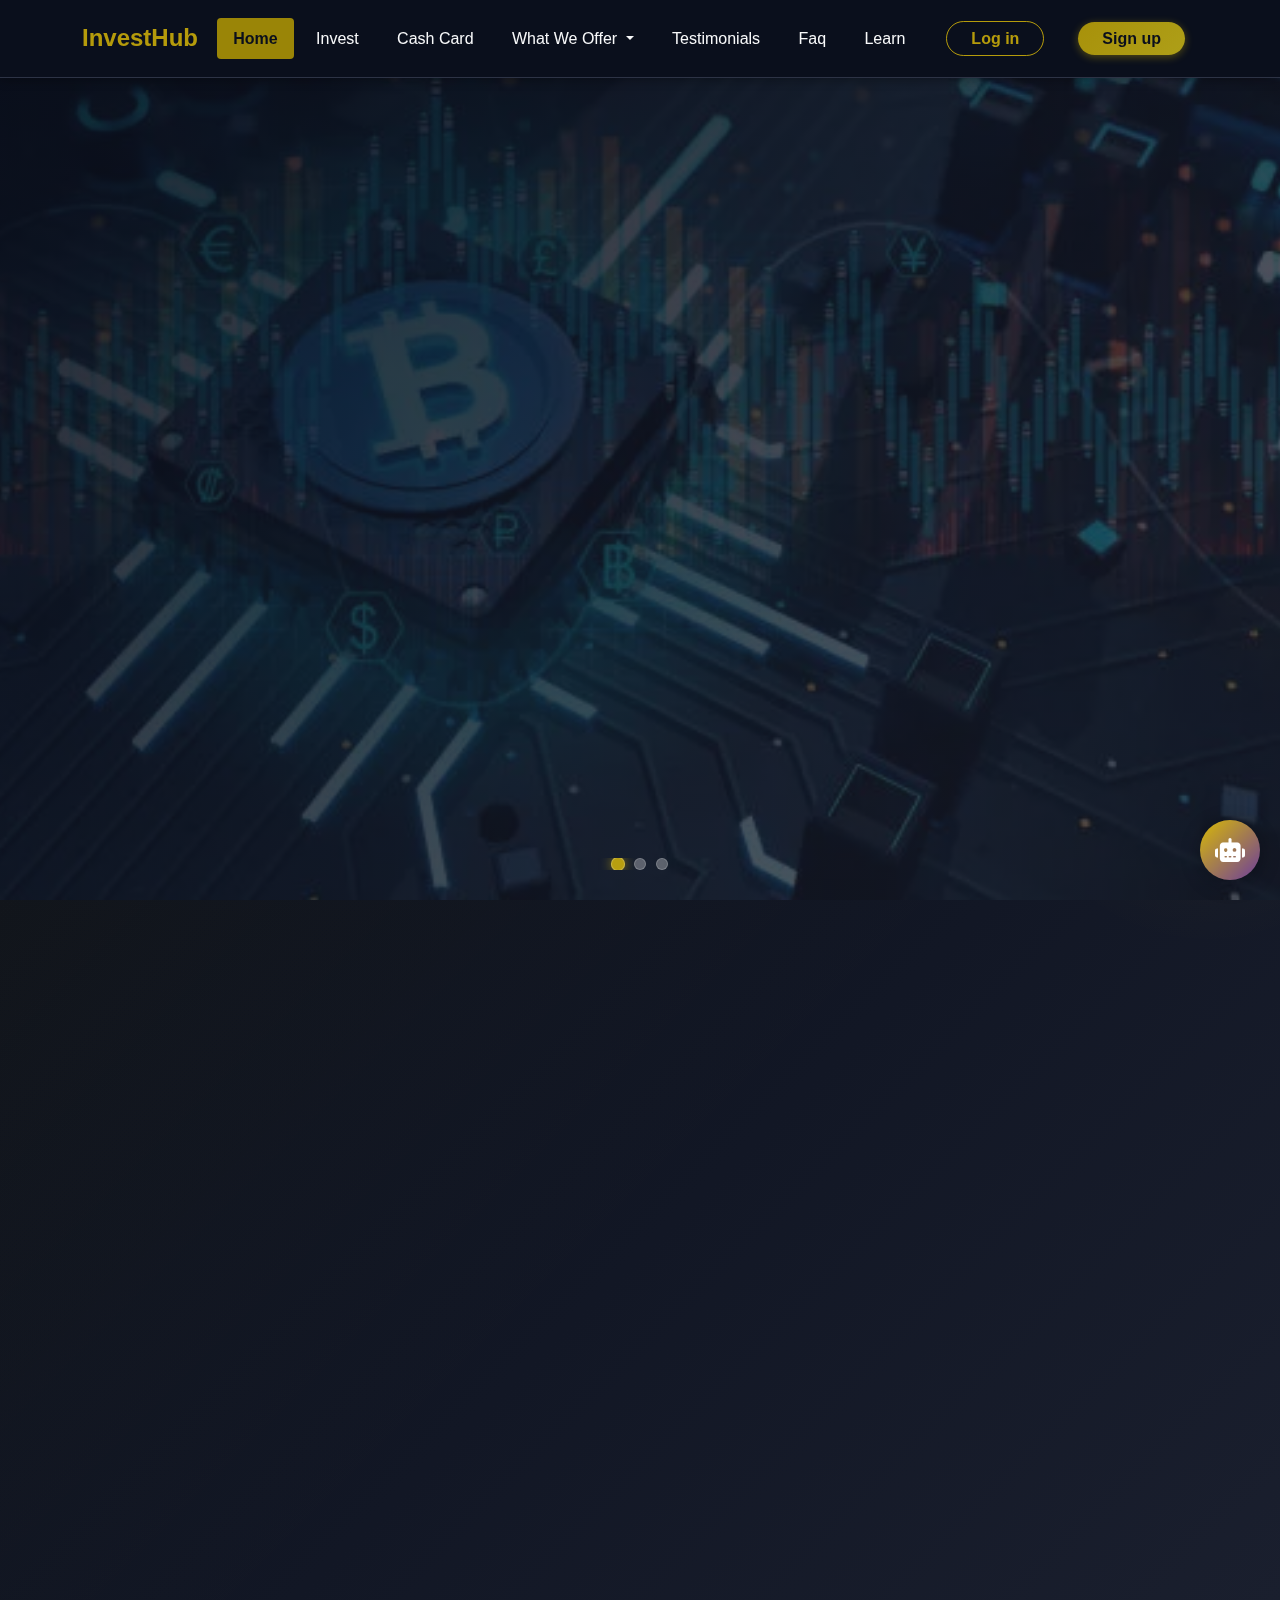
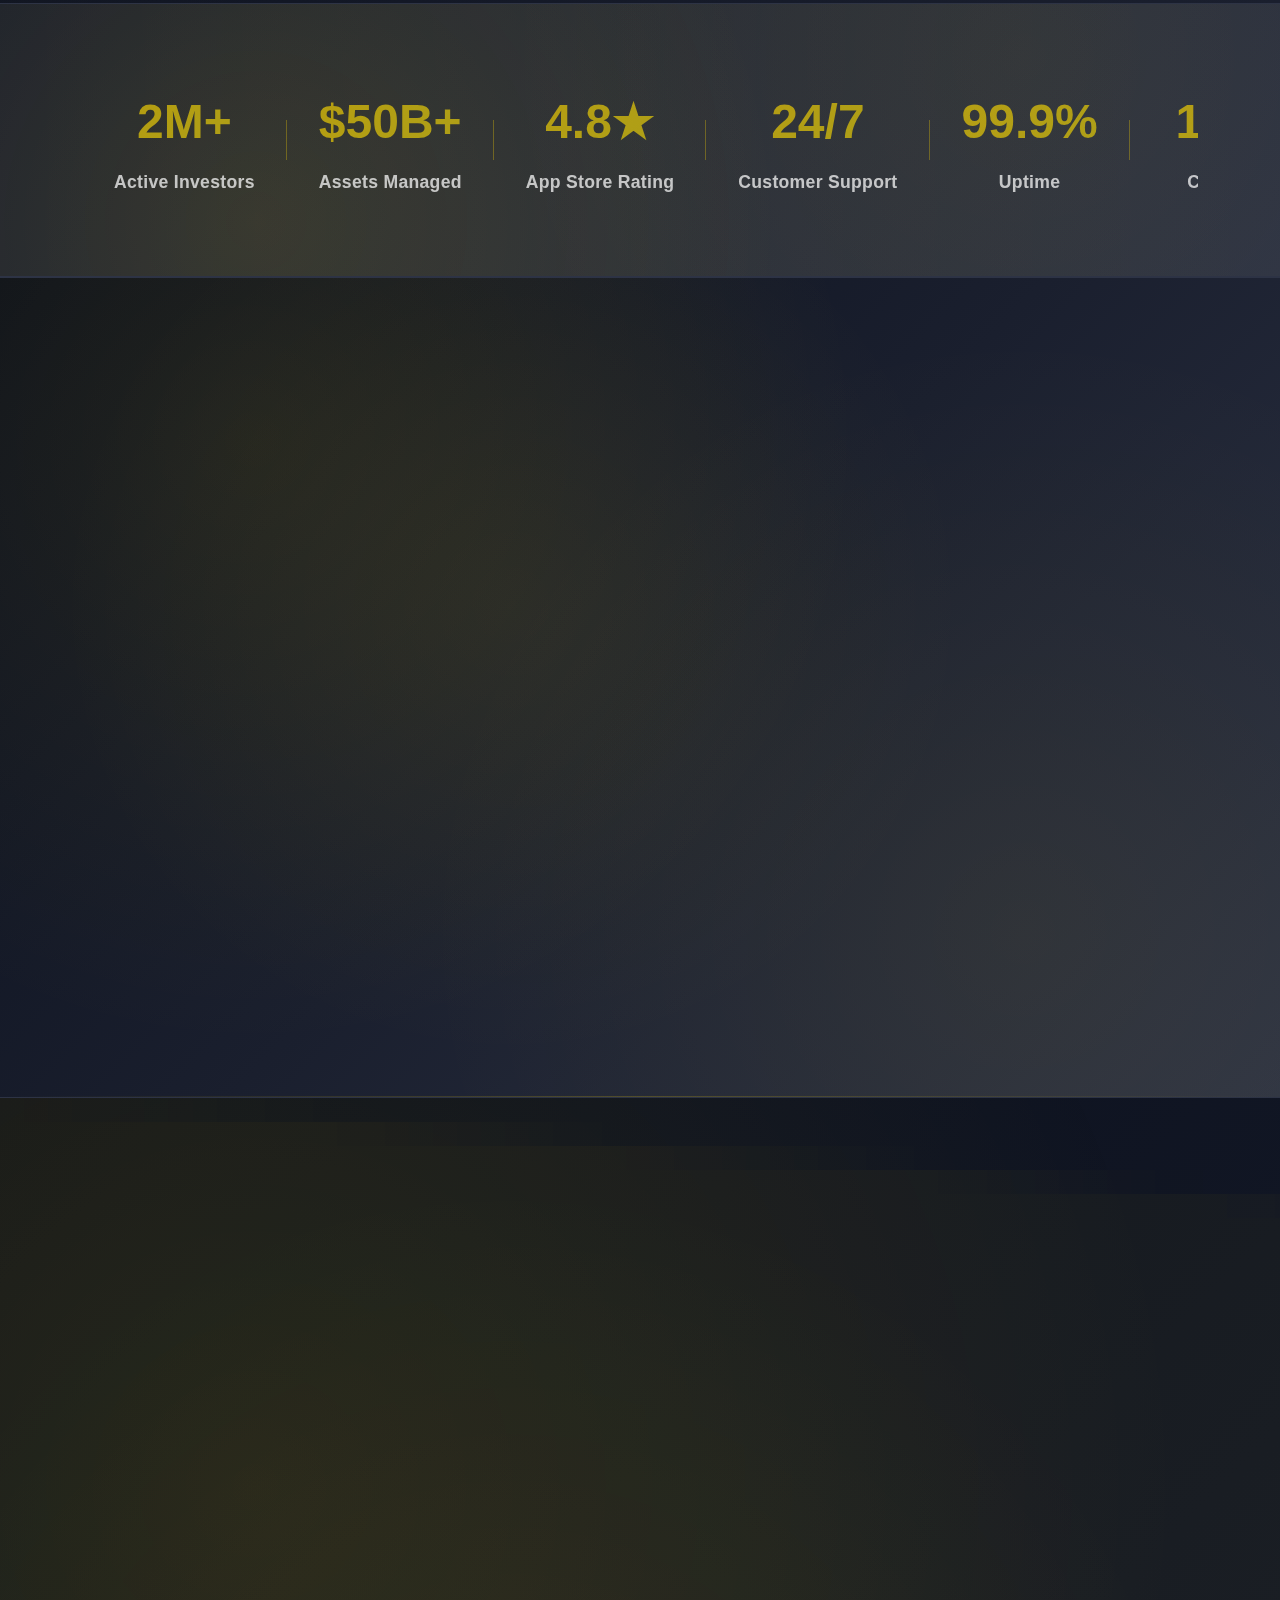
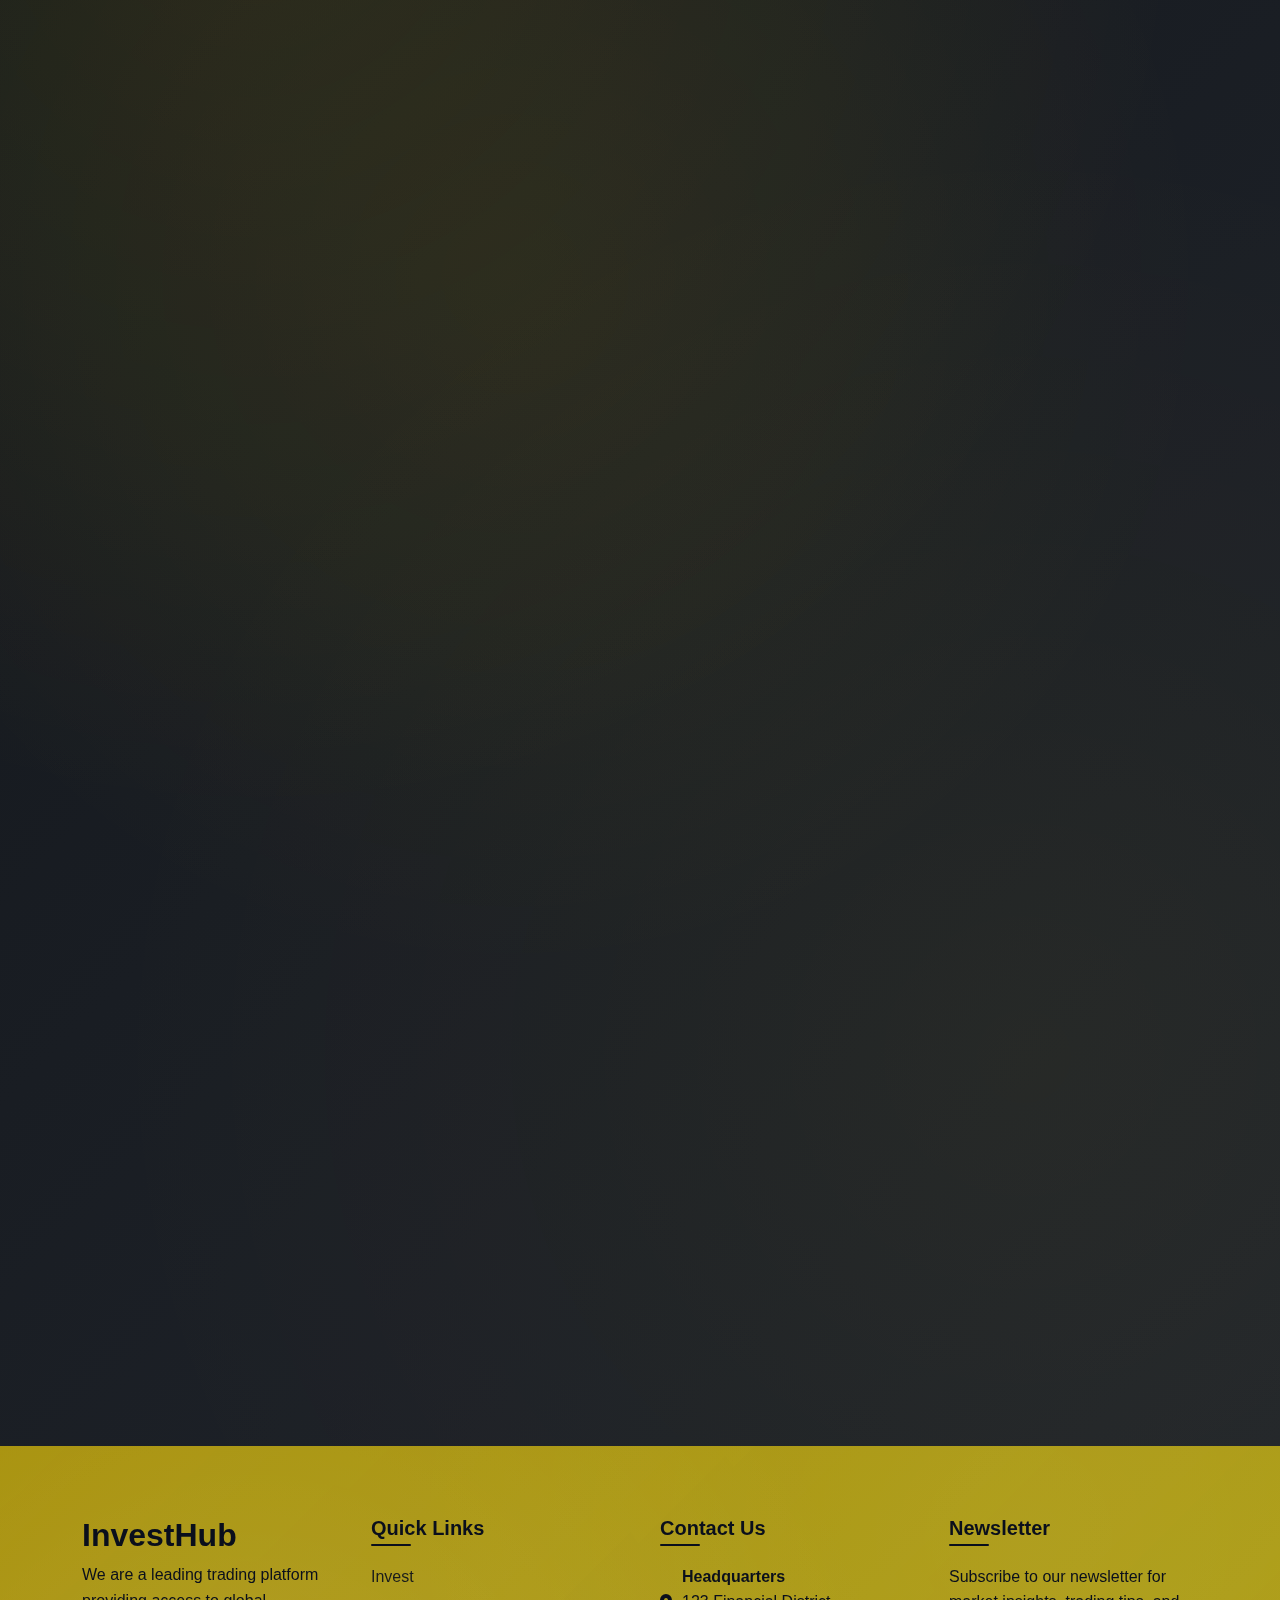
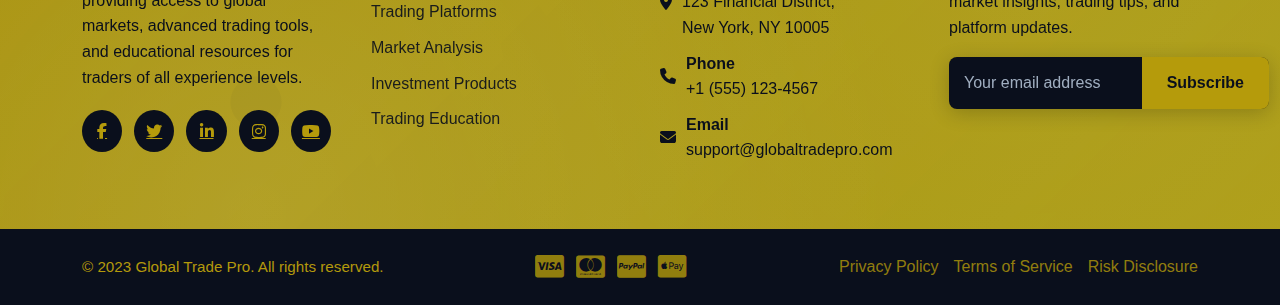
<file: index.html>
<!DOCTYPE html>
<html lang="en">

<head>
    <meta charset="UTF-8">
    <meta name="viewport" content="width=device-width, initial-scale=1.0">
    <link rel="icon" href="/images/favico.png" type="image/x-icon">
    <title>InvestHub Trades</title>
    <link rel="stylesheet" href="https://cdn.jsdelivr.net/npm/bootstrap@5.3.8/dist/css/bootstrap.min.css">
    <link rel="stylesheet" href="/css/style.css">
    <link rel="stylesheet" href="https://cdnjs.cloudflare.com/ajax/libs/animate.css/4.1.1/animate.min.css">
    <link rel="stylesheet" href="https://cdnjs.cloudflare.com/ajax/libs/font-awesome/6.5.1/css/all.min.css">
    <link href="https://unpkg.com/aos@2.3.1/dist/aos.css" rel="stylesheet">
    <link rel="stylesheet" href="/css/owl.carousel.min.css">
    <link rel="stylesheet" href="/css/owl.theme.default.min.css">

    <style>
        /* AI Assistant Styles */
        .ai-assistant-container {
            position: fixed;
            bottom: 20px;
            right: 20px;
            z-index: 1000;
            font-family: 'Segoe UI', Tahoma, Geneva, Verdana, sans-serif;
        }

        .ai-assistant-btn {
            width: 60px;
            height: 60px;
            background: linear-gradient(135deg, rgba(255, 217, 0, 0.838), #6d3e9c 100%);
            border-radius: 50%;
            display: flex;
            align-items: center;
            justify-content: center;
            color: white;
            font-size: 24px;
            cursor: pointer;
            box-shadow: 0 4px 20px rgba(0, 0, 0, 0.3);
            transition: all 0.3s ease;
            border: none;
            animation: pulse 2s infinite;
        }

        .ai-assistant-btn:hover {
            transform: scale(1.1);
            box-shadow: 0 6px 25px rgba(0, 0, 0, 0.4);
        }

        .ai-assistant-chat {
            position: absolute;
            bottom: 80px;
            right: 0;
            width: 350px;
            height: 500px;
            background: white;
            border-radius: 20px;
            box-shadow: 0 10px 40px rgba(0, 0, 0, 0.2);
            display: none;
            flex-direction: column;
            overflow: hidden;
            border: 1px solid #e1e5e9;
        }

        .ai-assistant-chat.active {
            display: flex;
            animation: slideUp 0.3s ease;
        }

        .ai-chat-header {
            background: linear-gradient(135deg, rgb(225, 195, 23) 0%, #764ba2 100%);
            color: white;
            padding: 15px 20px;
            display: flex;
            align-items: center;
            justify-content: space-between;
        }

        .ai-chat-title {
            display: flex;
            align-items: center;
            gap: 10px;
            font-weight: 600;
        }

        .ai-chat-close {
            background: none;
            border: none;
            color: white;
            font-size: 18px;
            cursor: pointer;
            padding: 5px;
        }

        .ai-chat-messages {
            flex: 1;
            padding: 20px;
            overflow-y: auto;
            background: #f8f9fa;
        }

        .ai-message {
            margin-bottom: 15px;
            display: flex;
            align-items: flex-start;
            gap: 10px;
        }

        .ai-message.user {
            flex-direction: row-reverse;
        }

        .ai-avatar {
            width: 32px;
            height: 32px;
            border-radius: 50%;
            display: flex;
            align-items: center;
            justify-content: center;
            font-size: 14px;
            font-weight: 600;
        }

        .ai-avatar.bot {
            background: linear-gradient(135deg, rgba(255, 217, 0, 0.801) 0%, #7b55a1 100%);
            color: white;
        }

        .ai-avatar.user {
            background: #e9ecef;
            color: #495057;
        }

        .ai-message-content {
            max-width: 70%;
            padding: 12px 16px;
            border-radius: 18px;
            font-size: 14px;
            line-height: 1.4;
        }

        .ai-message.bot .ai-message-content {
            background: white;
            color: #333;
            border-bottom-left-radius: 4px;
        }

        .ai-message.user .ai-message-content {
            background: linear-gradient(135deg, rgb(216, 185, 13) 0%, #704b94 100%);
            color: white;
            border-bottom-right-radius: 4px;
        }

        .ai-chat-input {
            padding: 15px 20px;
            border-top: 1px solid #e1e5e9;
            background: white;
        }

        .ai-input-group {
            display: flex;
            gap: 10px;
            align-items: center;
        }

        .ai-input {
            flex: 1;
            padding: 12px 16px;
            border: 1px solid #e1e5e9;
            border-radius: 25px;
            outline: none;
            font-size: 14px;
            transition: border-color 0.3s ease;
        }

        .ai-input:focus {
            border-color: goldenrod;
        }

        .ai-send-btn {
            background: linear-gradient(135deg, rgba(245, 210, 10, 0.87) 0%, #764ba2 100%);
            border: none;
            width: 40px;
            height: 40px;
            border-radius: 50%;
            color: white;
            cursor: pointer;
            display: flex;
            align-items: center;
            justify-content: center;
            transition: all 0.3s ease;
        }

        .ai-send-btn:hover {
            transform: scale(1.05);
        }

        .ai-quick-actions {
            display: flex;
            flex-wrap: wrap;
            gap: 8px;
            margin-top: 10px;
        }

        .ai-quick-btn {
            background: #f8f9fa;
            border: 1px solid #e1e5e9;
            border-radius: 15px;
            padding: 6px 12px;
            font-size: 12px;
            cursor: pointer;
            transition: all 0.3s ease;
        }

        .ai-quick-btn:hover {
            background: rgba(222, 189, 3, 0.63);
            color: rgb(96, 70, 4);
            border-color: #b4c0fa;
        }

        .ai-typing {
            display: flex;
            align-items: center;
            gap: 5px;
            color: #6c757d;
            font-size: 12px;
            margin-top: 5px;
        }

        .ai-typing-dots {
            display: flex;
            gap: 3px;
        }

        .ai-typing-dot {
            width: 4px;
            height: 4px;
            background: #6c757d;
            border-radius: 50%;
            animation: typing 1.4s infinite ease-in-out;
        }

        .ai-typing-dot:nth-child(1) {
            animation-delay: -0.32s;
        }

        .ai-typing-dot:nth-child(2) {
            animation-delay: -0.16s;
        }

        @keyframes pulse {
            0% {
                transform: scale(1);
            }

            50% {
                transform: scale(1.05);
            }

            100% {
                transform: scale(1);
            }
        }

        @keyframes slideUp {
            from {
                opacity: 0;
                transform: translateY(20px);
            }

            to {
                opacity: 1;
                transform: translateY(0);
            }
        }

        @keyframes typing {

            0%,
            60%,
            100% {
                transform: translateY(0);
            }

            30% {
                transform: translateY(-5px);
            }
        }

        /* Responsive */
        @media (max-width: 768px) {
            .ai-assistant-chat {
                width: 300px;
                height: 400px;
            }

            .ai-assistant-container {
                bottom: 10px;
                right: 10px;
            }
        }

        @media (max-width: 480px) {
            .ai-assistant-chat {
                width: calc(100vw - 40px);
                right: -10px;
            }
        }
    </style>

</head>

<body>

    <nav class="navbar navbar-expand-lg navbar-trade fixed-top mb-0">
        <div class="container">
            <a class="navbar-brand" href="#">
                InvestHub
            </a>
            <button class="navbar-toggler" type="button" data-bs-toggle="collapse" data-bs-target="#navbarNavDropdown"
                aria-controls="navbarNavDropdown" aria-expanded="false" aria-label="Toggle navigation">
                <span class="navbar-toggler-icon"></span>
            </button>
            <div class="collapse navbar-collapse" id="navbarNavDropdown">
                <ul class="navbar-nav me-auto mb-2 mb-lg-0">
                    <li class="nav-item">
                        <a class="nav-link active" aria-current="page" href="/index.html">Home</a>
                    </li>
                    <li class="nav-item">
                        <a class="nav-link" href="/invest.html">Invest</a>
                    </li>
                    <li class="nav-item">
                        <a class="nav-link" href="/cashcard.html">Cash Card</a>
                    </li>
                    <li class="nav-item dropdown">
                        <a class="nav-link dropdown-toggle" href="#" role="button" data-bs-toggle="dropdown"
                            aria-expanded="false">
                            What We Offer
                        </a>
                        <ul class="dropdown-menu">
                            <li><a class="dropdown-item" href="/invest.html">Invest</a></li>
                            <li><a class="dropdown-item" href="/trading.html">Trading</a></li>
                            <li><a class="dropdown-item" href="#">Banking</a></li>
                            <li><a class="dropdown-item" href="/stock.html">Stocks & ETFs</a></li>
                            <li><a class="dropdown-item" href="#">Crypto</a></li>
                            <li><a class="dropdown-item" href="/explore.html">Explore</a></li>
                        </ul>
                    </li>
                    <li class="nav-item">
                        <a class="nav-link" href="/testimonial.html">Testimonials</a>
                    </li>
                    <li class="nav-item">
                        <a class="nav-link" href="/faq.html">Faq</a>
                    </li>

                    <li class="nav-item">
                        <a class="nav-link" href="/learn.html">Learn</a>
                    </li>
                </ul>
                <div class="d-flex btn-container">
                    <button class="btn btn-login me-2 "><a href="/login.html" class="log">Log in</a></button>
                    <button class="btn btn-signup"><a href="./signup.html" class="sign">Sign up</a></button>
                </div>
            </div>
        </div>
    </nav>

    <!-- Hero Section -->

    <section class="hero-section">
        <div class="floating-elements">
            <div class="floating-element"><i class="fab fa-bitcoin"></i></div>
            <div class="floating-element"><i class="fab fa-ethereum"></i></div>
            <div class="floating-element"><i class="fas fa-chart-line"></i></div>
            <div class="floating-element"><i class="fas fa-coins"></i></div>
            <div class="floating-element"><i class="fas fa-wallet"></i></div>
            <div class="floating-element"><i class="fas fa-rocket"></i></div>
        </div>

        <!-- SINGLE CAROUSEL with multiple slides -->
        <div class="slider-wrapper owl-carousel owl-theme" id="hero-slider">
            <!-- Slide 1 -->
            <div class="slide1 min-vh-100">
                <div class="container">
                    <div class="row align-items-center">
                        <div class="col-lg-6 hero-content">
                            <h1 class="hero-title animate-pop-in">Investing Made Simple & Accessible</h1>
                            <p class="hero-subtitle animate-pop-in animate-delay-1">Join millions of investors who trust
                                our platform to grow their wealth with cryptocurrency. Start with as little as $1 and
                                build your financial future.</p>
                            <div class="hero-buttons animate-pop-in animate-delay-2">
                                <button class="btn btn-primary-custom">Get Started</button>
                                <button class="btn btn-outline-custom">Learn More</button>
                            </div>
                        </div>
                    </div>
                </div>
            </div>

            <!-- Slide 2 -->
            <div class="slide2 min-vh-100">
                <div class="container">
                    <div class="row align-items-center">
                        <div class="col-lg-6 hero-content">
                            <h1 class="hero-title animate-pop-in">Trade Stocks & ETFs Commission-Free</h1>
                            <p class="hero-subtitle animate-pop-in animate-delay-1">Access thousands of stocks and ETFs
                                with zero commission fees. Build a diversified portfolio that matches your investment
                                goals.</p>
                            <div class="hero-buttons animate-pop-in animate-delay-2">
                                <button class="btn btn-primary-custom">Explore Stocks</button>
                                <button class="btn btn-outline-custom">View ETFs</button>
                            </div>
                        </div>
                    </div>
                </div>
            </div>

            <!-- Slide 3 -->
            <div class="slide3 min-vh-100">
                <div class="container">
                    <div class="row align-items-center">
                        <div class="col-lg-6 hero-content">
                            <h1 class="hero-title animate-pop-in">Smart Tools For Smarter Investing</h1>
                            <p class="hero-subtitle animate-pop-in animate-delay-1">Leverage our advanced analytics,
                                real-time data, and educational resources to make informed investment decisions.</p>
                            <div class="hero-buttons animate-pop-in animate-delay-2">
                                <button class="btn btn-primary-custom">Try Tools</button>
                                <button class="btn btn-outline-custom">See Features</button>
                            </div>
                        </div>
                    </div>
                </div>
            </div>
        </div>
    </section>


    <!-- Features Section -->
    <section class="features-section">
        <div class="container">
            <h2 class="section-title" data-aos="fade-up" data-aos-duration="800">Why Choose InvestHub?</h2>
            <p class="section-subtitle" data-aos="fade-up" data-aos-duration="800" data-aos-delay="200">Our platform
                offers everything you need to start your investment journey with confidence.</p>

            <div class="row">
                <div class="col-md-4 mb-4">
                    <div class="feature-card" data-aos="fade-up" data-aos-duration="800" data-aos-delay="300">
                        <div class="feature-icon" data-aos="zoom-in" data-aos-duration="600" data-aos-delay="400">
                            <i class="fas fa-chart-pie"></i>
                        </div>
                        <h3 class="feature-title">Diversified Portfolios</h3>
                        <p class="feature-description">Build balanced portfolios with stocks, ETFs, and crypto assets
                            tailored to your risk tolerance and financial goals.</p>
                    </div>
                </div>
                <div class="col-md-4 mb-4">
                    <div class="feature-card" data-aos="fade-up" data-aos-duration="800" data-aos-delay="400">
                        <div class="feature-icon" data-aos="zoom-in" data-aos-duration="600" data-aos-delay="500">
                            <i class="fas fa-shield-alt"></i>
                        </div>
                        <h3 class="feature-title">Secure & Protected</h3>
                        <p class="feature-description">Bank-level security and SIPC insurance protect your investments
                            up to $500,000.</p>
                    </div>
                </div>
                <div class="col-md-4 mb-4">
                    <div class="feature-card" data-aos="fade-up" data-aos-duration="800" data-aos-delay="500">
                        <div class="feature-icon" data-aos="zoom-in" data-aos-duration="600" data-aos-delay="600">
                            <i class="fas fa-graduation-cap"></i>
                        </div>
                        <h3 class="feature-title">Learn As You Grow</h3>
                        <p class="feature-description">Access educational resources and tools to make informed
                            investment decisions at every level.</p>
                    </div>
                </div>
            </div>
        </div>
    </section>


    <!-- Stats Section -->
    <section class="stats-section">
        <div class="container">
            <div class="stats-marquee">
                <div class="stats-track">
                    <div class="stat-item">
                        <div class="stat-number">2M+</div>
                        <div class="stat-label">Active Investors</div>
                    </div>
                    <div class="stat-item">
                        <div class="stat-number">$50B+</div>
                        <div class="stat-label">Assets Managed</div>
                    </div>
                    <div class="stat-item">
                        <div class="stat-number">4.8★</div>
                        <div class="stat-label">App Store Rating</div>
                    </div>
                    <div class="stat-item">
                        <div class="stat-number">24/7</div>
                        <div class="stat-label">Customer Support</div>
                    </div>
                    <div class="stat-item">
                        <div class="stat-number">99.9%</div>
                        <div class="stat-label">Uptime</div>
                    </div>
                    <div class="stat-item">
                        <div class="stat-number">150+</div>
                        <div class="stat-label">Countries</div>
                    </div>

                    <!-- Duplicate for seamless loop -->
                    <div class="stat-item">
                        <div class="stat-number">2M+</div>
                        <div class="stat-label">Active Investors</div>
                    </div>
                    <div class="stat-item">
                        <div class="stat-number">$50B+</div>
                        <div class="stat-label">Assets Managed</div>
                    </div>
                    <div class="stat-item">
                        <div class="stat-number">4.8★</div>
                        <div class="stat-label">App Store Rating</div>
                    </div>
                    <div class="stat-item">
                        <div class="stat-number">24/7</div>
                        <div class="stat-label">Customer Support</div>
                    </div>
                    <div class="stat-item">
                        <div class="stat-number">99.9%</div>
                        <div class="stat-label">Uptime</div>
                    </div>
                    <div class="stat-item">
                        <div class="stat-number">100+</div>
                        <div class="stat-label">Countries</div>
                    </div>
                </div>
            </div>
        </div>
    </section>


    <!-- CTA Section -->
    <section class="cta-section">
        <div class="container">
            <div class="cta-content" data-aos="fade-up" data-aos-duration="800">
                <div class="cta-badge" data-aos="zoom-in" data-aos-duration="600" data-aos-delay="200">
                    <span>🚀 Limited Time Offer</span>
                </div>

                <h2 class="cta-title">Start Your <span class="gradient-text">Investment Journey</span> Today</h2>

                <p class="cta-subtitle">Join <strong>2 million+ investors</strong> who trust our platform to build their
                    financial future. Start with just $1 and grow your wealth with confidence.</p>

                <div class="cta-features">
                    <div class="feature-pill" data-aos="fade-right" data-aos-delay="300">
                        <i class="fas fa-check-circle"></i>
                        <span>Zero Commission Fees</span>
                    </div>
                    <div class="feature-pill" data-aos="fade-right" data-aos-delay="400">
                        <i class="fas fa-check-circle"></i>
                        <span>No Account Minimums</span>
                    </div>
                    <div class="feature-pill" data-aos="fade-right" data-aos-delay="500">
                        <i class="fas fa-check-circle"></i>
                        <span>Bank-Level Security</span>
                    </div>
                </div>

                <div class="cta-buttons" data-aos="fade-up" data-aos-delay="600">
                    <button class="btn btn-cta-primary">
                        <i class="fas fa-rocket"></i>
                        <a href="./signup.html" class="text-black" style="text-decoration: none;">Create Free
                            Account</a>
                    </button>
                    <button class="btn btn-cta-secondary">
                        <i class="fas fa-play-circle"></i>
                        Watch Demo
                    </button>
                </div>

                <div class="cta-trust" data-aos="fade-up" data-aos-delay="800">
                    <div class="trust-badges">
                        <div class="trust-item">
                            <i class="fas fa-shield-alt"></i>
                            <span>SIPC Insured</span>
                        </div>
                        <div class="trust-item">
                            <i class="fas fa-lock"></i>
                            <span>256-bit Encryption</span>
                        </div>
                        <div class="trust-item">
                            <i class="fas fa-star"></i>
                            <span>4.8★ App Store</span>
                        </div>
                    </div>
                </div>
            </div>

            <!-- Floating elements for visual interest -->
            <div class="cta-floating-elements">
                <div class="floating-element element-1" data-aos="fade-in" data-aos-delay="1000">
                    <i class="fas fa-chart-line"></i>
                </div>
                <div class="floating-element element-2" data-aos="fade-in" data-aos-delay="1200">
                    <i class="fas fa-coins"></i>
                </div>
                <div class="floating-element element-3" data-aos="fade-in" data-aos-delay="1400">
                    <i class="fas fa-wallet"></i>
                </div>
            </div>
        </div>
    </section>

    <!-- Strategies Section -->
    <section class="strategies-section">
        <div class="container">
            <div class="section-header" data-aos="fade-up">
                <h2 class="sec-title ">Smart Investment Strategies</h2>
                <p class="sec-subtitle">Discover proven strategies to grow your wealth with professional guidance and
                    advanced tools</p>
            </div>

            <div class="row g-4">
                <!-- Strategy 1 -->
                <div class="col-lg-4 col-md-6" data-aos="fade-up" data-aos-delay="100">
                    <div class="strategy-card">
                        <div class="strategy-icon floating-strategy">
                            <i class="fas fa-chart-line"></i>
                        </div>
                        <h3 class="strategy-title">Growth Investing</h3>
                        <p class="strategy-description">Focus on companies with strong growth potential and
                            above-average earnings expansion.</p>
                        <ul class="strategy-features">
                            <li>High-growth stock selection</li>
                            <li>Emerging market opportunities</li>
                            <li>Technology sector focus</li>
                            <li>Long-term capital appreciation</li>
                        </ul>

                        <span class="strategy-badge">Recommended for long-term</span>
                    </div>
                </div>

                <!-- Strategy 2 -->
                <div class="col-lg-4 col-md-6" data-aos="fade-up" data-aos-delay="200">
                    <div class="strategy-card">
                        <div class="strategy-icon floating-strategy">
                            <i class="fas fa-shield-alt"></i>
                        </div>
                        <h3 class="strategy-title">Value Investing</h3>
                        <p class="strategy-description">Identify undervalued stocks with strong fundamentals and margin
                            of safety.</p>
                        <ul class="strategy-features">
                            <li>Fundamental analysis</li>
                            <li>Dividend-paying stocks</li>
                            <li>Blue-chip companies</li>
                            <li>Risk-averse approach</li>
                        </ul>
                        <!-- <div class="strategy-progress">
                            <div class="progress-label">
                                <span>Risk Level</span>
                                <span>Medium</span>
                            </div>
                            <div class="progress">
                                <div class="progress-bar" style="width: 50%"></div>
                            </div>
                        </div> -->
                        <span class="strategy-badge">Stable returns</span>
                    </div>
                </div>

                <!-- Strategy 3 -->
                <div class="col-lg-4 col-md-6" data-aos="fade-up" data-aos-delay="300">
                    <div class="strategy-card">
                        <div class="strategy-icon floating-strategy">
                            <i class="fas fa-balance-scale"></i>
                        </div>
                        <h3 class="strategy-title">Income Investing</h3>
                        <p class="strategy-description">Generate regular income through dividends, bonds, and other
                            income-producing assets.</p>
                        <ul class="strategy-features">
                            <li>Dividend aristocrats</li>
                            <li>Bond ladder strategy</li>
                            <li>REIT investments</li>
                            <li>Monthly income focus</li>
                        </ul>

                        <span class="strategy-badge">Passive income</span>
                    </div>
                </div>
            </div>

            <!-- Additional Strategies Row -->
            <div class="row g-4 mt-2">
                <!-- Strategy 4 -->
                <div class="col-lg-4 col-md-6" data-aos="fade-up" data-aos-delay="400">
                    <div class="strategy-card">
                        <div class="strategy-icon floating-strategy">
                            <i class="fas fa-globe"></i>
                        </div>
                        <h3 class="strategy-title">Global Diversification</h3>
                        <p class="strategy-description">Spread investments across global markets to reduce risk and
                            capture international growth.</p>
                        <ul class="strategy-features">
                            <li>International ETFs</li>
                            <li>Emerging markets</li>
                            <li>Currency diversification</li>
                            <li>Global sector rotation</li>
                        </ul>
                        <!-- <div class="strategy-progress">
                            <div class="progress-label">
                                <span>Risk Level</span>
                                <span>Medium</span>
                            </div>
                            <div class="progress">
                                <div class="progress-bar" style="width: 60%"></div>
                            </div>
                        </div> -->
                        <span class="strategy-badge">Global exposure</span>
                    </div>
                </div>

                <!-- Strategy 5 -->
                <div class="col-lg-4 col-md-6" data-aos="fade-up" data-aos-delay="500">
                    <div class="strategy-card">
                        <div class="strategy-icon floating-strategy">
                            <i class="fas fa-bolt"></i>
                        </div>
                        <h3 class="strategy-title">Momentum Trading</h3>
                        <p class="strategy-description">Capitalize on market trends and momentum with short to
                            medium-term trading strategies.</p>
                        <ul class="strategy-features">
                            <li>Technical analysis</li>
                            <li>Swing trading</li>
                            <li>Trend following</li>
                            <li>Risk management</li>
                        </ul>

                        <span class="strategy-badge">Active trading</span>
                    </div>
                </div>

                <!-- Strategy 6 -->
                <div class="col-lg-4 col-md-6" data-aos="fade-up" data-aos-delay="600">
                    <div class="strategy-card">
                        <div class="strategy-icon floating-strategy">
                            <i class="fas fa-robot"></i>
                        </div>
                        <h3 class="strategy-title">AI-Powered Investing</h3>
                        <p class="strategy-description">Leverage artificial intelligence and machine learning for
                            data-driven investment decisions.</p>
                        <ul class="strategy-features">
                            <li>Algorithmic trading</li>
                            <li>Predictive analytics</li>
                            <li>Portfolio optimization</li>
                            <li>Risk assessment AI</li>
                        </ul>
                        <!-- <div class="strategy-progress">
                            <div class="progress-label">
                                <span>Risk Level</span>
                                <span>Medium-High</span>
                            </div>
                            <div class="progress">
                                <div class="progress-bar" style="width: 70%"></div>
                            </div>
                        </div> -->
                        <span class="strategy-badge">Tech-driven</span>
                    </div>
                </div>
            </div>

            <!-- Stats Counter -->
            <div class="stats-counter last" data-aos="fade-up" data-aos-delay="700">
                <div class="row">
                    <div class="col-md-3 col-6 mb-4">
                        <div class="stat-number num" data-count="2.5">20</div>
                        <div class="stat-label">Million Investors</div>
                    </div>
                    <div class="col-md-3 col-6 mb-4">
                        <div class="stat-number num" data-count="15.2">$2m</div>
                        <div class="stat-label">Avg. Annual Return</div>
                    </div>
                    <div class="col-md-3 col-6 mb-4">
                        <div class="stat-number num" data-count="98">99.9%</div>
                        <div class="stat-label">Success Rate</div>
                    </div>
                    <div class="col-md-3 col-6 mb-4">
                        <div class="stat-number num" data-count="24">100%</div>
                        <div class="stat-label">24/7 Support</div>
                    </div>
                </div>
            </div>

            <!-- CTA Section -->
            <div class="text-center mt-5" data-aos="fade-up" data-aos-delay="800">
                <button class="cta-button">
                    <i class="fas fa-rocket"></i>
                    Start Your Strategy Today
                </button>
            </div>
        </div>
    </section>

    <!-- AI Assistant -->
    <div class="ai-assistant-container">
        <button class="ai-assistant-btn" id="aiAssistantBtn">
            <i class="fas fa-robot"></i>
        </button>

        <div class="ai-assistant-chat" id="aiAssistantChat">
            <div class="ai-chat-header">
                <div class="ai-chat-title">
                    <i class="fas fa-robot"></i>
                    InvestHub AI Assistant
                </div>
                <button class="ai-chat-close" id="aiChatClose">
                    <i class="fas fa-times"></i>
                </button>
            </div>

            <div class="ai-chat-messages" id="aiChatMessages">
                <div class="ai-message bot">
                    <div class="ai-avatar bot">AI</div>
                    <div class="ai-message-content">
                        Hello! I'm your InvestHub AI assistant. How can I help you with your trading and investment
                        questions today?
                    </div>
                </div>
            </div>

            <div class="ai-chat-input">
                <div class="ai-input-group">
                    <input type="text" class="ai-input" id="aiInput" placeholder="Ask about trading, investments...">
                    <button class="ai-send-btn" id="aiSendBtn">
                        <i class="fas fa-paper-plane"></i>
                    </button>
                </div>

                <div class="ai-quick-actions">
                    <button class="ai-quick-btn" data-question="How do I start investing?">Start Investing</button>
                    <button class="ai-quick-btn" data-question="What are the best stocks to buy?">Stock Picks</button>
                    <button class="ai-quick-btn" data-question="Explain cryptocurrency trading">Crypto Guide</button>
                    <button class="ai-quick-btn" data-question="Portfolio diversification tips">Diversification</button>
                </div>
            </div>
        </div>
    </div>


    <footer class="footer">
        <div class="container">
            <div class="footer-content">
                <div class="footer-section">
                    <h2 class="footer-brand mb-15"><a href="#" class="foot">InvestHub</a></h2>
                    <p class="firstp">We are a leading trading platform providing access to global markets, advanced
                        trading tools, and educational resources for traders of all experience levels.</p>
                    <div class="social-links">
                        <a href="#"><i class="fab fa-facebook-f"></i></a>
                        <a href="#"><i class="fab fa-twitter"></i></a>
                        <a href="#"><i class="fab fa-linkedin-in"></i></a>
                        <a href="#"><i class="fab fa-instagram"></i></a>
                        <a href="#"><i class="fab fa-youtube"></i></a>
                    </div>
                </div>

                <div class="footer-section">
                    <h3>Quick Links</h3>
                    <ul class="footer-links">
                        <li><a href="/invest.html">Invest</a></li>
                        <li><a href="#">Trading Platforms</a></li>
                        <li><a href="/stock.html">Market Analysis</a></li>
                        <li><a href="#">Investment Products</a></li>
                        <li><a href="/learn.html">Trading Education</a></li>

                    </ul>
                </div>

                <div class="footer-section">
                    <h3>Contact Us</h3>
                    <ul class="contact-info">
                        <li>
                            <i class="fas fa-map-marker-alt"></i>
                            <div>
                                <strong>Headquarters</strong><br>
                                123 Financial District,<br>
                                New York, NY 10005
                            </div>
                        </li>
                        <li>
                            <i class="fas fa-phone"></i>
                            <div>
                                <strong>Phone</strong><br>
                                +1 (555) 123-4567
                            </div>
                        </li>
                        <li>
                            <i class="fas fa-envelope"></i>
                            <div>
                                <strong>Email</strong><br>
                                support@globaltradepro.com
                            </div>
                        </li>
                    </ul>
                </div>

                <div class="footer-section">
                    <h3>Newsletter</h3>
                    <p>Subscribe to our newsletter for market insights, trading tips, and platform updates.</p>
                    <form class="newsletter-form">
                        <input type="email" placeholder="Your email address" required>
                        <button type="submit">Subscribe</button>
                    </form>
                </div>
            </div>
        </div>

        <div class="footer-bottom">
            <div class="container">
                <div class="footer-bottom-content">
                    <p>&copy; 2023 Global Trade Pro. All rights reserved.</p>

                    <div class="payment-methods">
                        <i class="fab fa-cc-visa"></i>
                        <i class="fab fa-cc-mastercard"></i>
                        <i class="fab fa-cc-paypal"></i>
                        <i class="fab fa-cc-apple-pay"></i>
                    </div>

                    <div class="legal-links">
                        <a href="#">Privacy Policy</a>
                        <a href="#">Terms of Service</a>
                        <a href="#">Risk Disclosure</a>
                    </div>
                </div>
            </div>
        </div>
    </footer>

    <script>
        // AI Assistant Functionality
        document.addEventListener('DOMContentLoaded', function () {
            const aiBtn = document.getElementById('aiAssistantBtn');
            const aiChat = document.getElementById('aiAssistantChat');
            const aiClose = document.getElementById('aiChatClose');
            const aiMessages = document.getElementById('aiChatMessages');
            const aiInput = document.getElementById('aiInput');
            const aiSend = document.getElementById('aiSendBtn');
            const quickBtns = document.querySelectorAll('.ai-quick-btn');

            // Toggle chat window
            aiBtn.addEventListener('click', function () {
                aiChat.classList.toggle('active');
            });

            aiClose.addEventListener('click', function () {
                aiChat.classList.remove('active');
            });

            // Send message function
            function sendMessage() {
                const message = aiInput.value.trim();
                if (message) {
                    addMessage(message, 'user');
                    aiInput.value = '';

                    // Show typing indicator
                    showTypingIndicator();

                    // Simulate AI response after delay
                    setTimeout(() => {
                        removeTypingIndicator();
                        const response = generateAIResponse(message);
                        addMessage(response, 'bot');
                    }, 1000 + Math.random() * 2000);
                }
            }

            // Send message on button click
            aiSend.addEventListener('click', sendMessage);

            // Send message on Enter key
            aiInput.addEventListener('keypress', function (e) {
                if (e.key === 'Enter') {
                    sendMessage();
                }
            });

            // Quick action buttons
            quickBtns.forEach(btn => {
                btn.addEventListener('click', function () {
                    const question = this.getAttribute('data-question');
                    aiInput.value = question;
                    sendMessage();
                });
            });

            // Add message to chat
            function addMessage(text, sender) {
                const messageDiv = document.createElement('div');
                messageDiv.className = `ai-message ${sender}`;

                const avatar = document.createElement('div');
                avatar.className = `ai-avatar ${sender}`;
                avatar.textContent = sender === 'bot' ? 'AI' : 'You';

                const content = document.createElement('div');
                content.className = 'ai-message-content';
                content.textContent = text;

                messageDiv.appendChild(avatar);
                messageDiv.appendChild(content);
                aiMessages.appendChild(messageDiv);

                // Scroll to bottom
                aiMessages.scrollTop = aiMessages.scrollHeight;
            }

            // Show typing indicator
            function showTypingIndicator() {
                const typingDiv = document.createElement('div');
                typingDiv.className = 'ai-typing';
                typingDiv.id = 'typingIndicator';

                typingDiv.innerHTML = `
                    <div class="ai-avatar bot">AI</div>
                    <div class="ai-message-content">
                        <div class="ai-typing-dots">
                            <div class="ai-typing-dot"></div>
                            <div class="ai-typing-dot"></div>
                            <div class="ai-typing-dot"></div>
                        </div>
                    </div>
                `;

                aiMessages.appendChild(typingDiv);
                aiMessages.scrollTop = aiMessages.scrollHeight;
            }

            // Remove typing indicator
            function removeTypingIndicator() {
                const typingIndicator = document.getElementById('typingIndicator');
                if (typingIndicator) {
                    typingIndicator.remove();
                }
            }

            // Generate AI responses based on user input
            function generateAIResponse(userMessage) {
                const lowerMessage = userMessage.toLowerCase();

                // Trading and investment responses
                if (lowerMessage.includes('start') && lowerMessage.includes('invest')) {
                    return "To start investing with InvestHub:\n\n1. Create your free account\n2. Complete identity verification\n3. Deposit funds (minimum $1)\n4. Explore our investment options\n5. Start with a diversified portfolio\n\nWould you like me to explain any specific investment type?";
                }

                if (lowerMessage.includes('stock') && (lowerMessage.includes('buy') || lowerMessage.includes('pick'))) {
                    return "While I can't provide specific investment advice, I can suggest:\n\n• Consider diversified ETFs for beginners\n• Research companies with strong fundamentals\n• Look at growth sectors like technology and renewable energy\n• Always diversify your portfolio\n\nRemember to do your own research or consult a financial advisor!";
                }

                if (lowerMessage.includes('crypto') || lowerMessage.includes('bitcoin')) {
                    return "Cryptocurrency trading involves:\n\n• Understanding blockchain technology\n• High volatility and risk management\n• Secure wallet storage\n• Regulatory considerations\n• Diversification across different coins\n\nWe offer secure crypto trading with educational resources to help you get started safely.";
                }

                if (lowerMessage.includes('portfolio') || lowerMessage.includes('diversif')) {
                    return "Portfolio diversification is key to risk management:\n\n• Spread investments across asset classes\n• Include stocks, bonds, and alternatives\n• Consider international exposure\n• Rebalance periodically\n• Align with your risk tolerance and timeline\n\nOur platform offers automated portfolio management tools!";
                }

                if (lowerMessage.includes('fee') || lowerMessage.includes('commission')) {
                    return "At InvestHub, we offer:\n\n• Zero commission stock and ETF trading\n• Low crypto trading fees (0.1%-0.25%)\n• No account maintenance fees\n• Free educational resources\n• Transparent pricing with no hidden costs\n\nCheck our pricing page for detailed fee structure.";
                }

                if (lowerMessage.includes('safe') || lowerMessage.includes('secure')) {
                    return "Your security is our priority:\n\n• Bank-level 256-bit encryption\n• SIPC insurance up to $500,000\n• Two-factor authentication\n• Real-time fraud monitoring\n• Secure cold storage for crypto assets\n• Regular security audits\n\nWe employ industry-leading security measures to protect your investments.";
                }

                if (lowerMessage.includes('help') || lowerMessage.includes('support')) {
                    return "I'm here to help! You can:\n\n• Ask me specific investment questions\n• Contact our 24/7 support team\n• Access our learning center\n• Join investor communities\n• Schedule a consultation with our experts\n\nWhat specific area do you need assistance with?";
                }

                // Default response for other queries
                return "I understand you're asking about: '" + userMessage + "'. As an AI assistant for InvestHub, I can help with:\n\n• Investment strategies and education\n• Platform features and tools\n• Account setup and management\n• Market insights and analysis\n• Risk management and diversification\n\nCould you please rephrase your question or ask about one of these topics?";
            }

            // Close chat when clicking outside
            document.addEventListener('click', function (event) {
                if (!aiChat.contains(event.target) && !aiBtn.contains(event.target) && aiChat.classList.contains('active')) {
                    aiChat.classList.remove('active');
                }
            });
        });

        // Initialize AOS
        AOS.init({
            duration: 1000,
            once: true,
            offset: 100
        });
    </script>

    <script src="https://cdn.jsdelivr.net/npm/bootstrap@5.3.8/dist/js/bootstrap.bundle.min.js"></script>
    <script src="https://unpkg.com/aos@2.3.1/dist/aos.js"></script>
    <script src="/js/jquery-3.7.1.js"></script>
    <script src="/js/owl.carousel.min.js"></script>
    <script src="/js/app.js"></script>

</body>

</html>
</file>
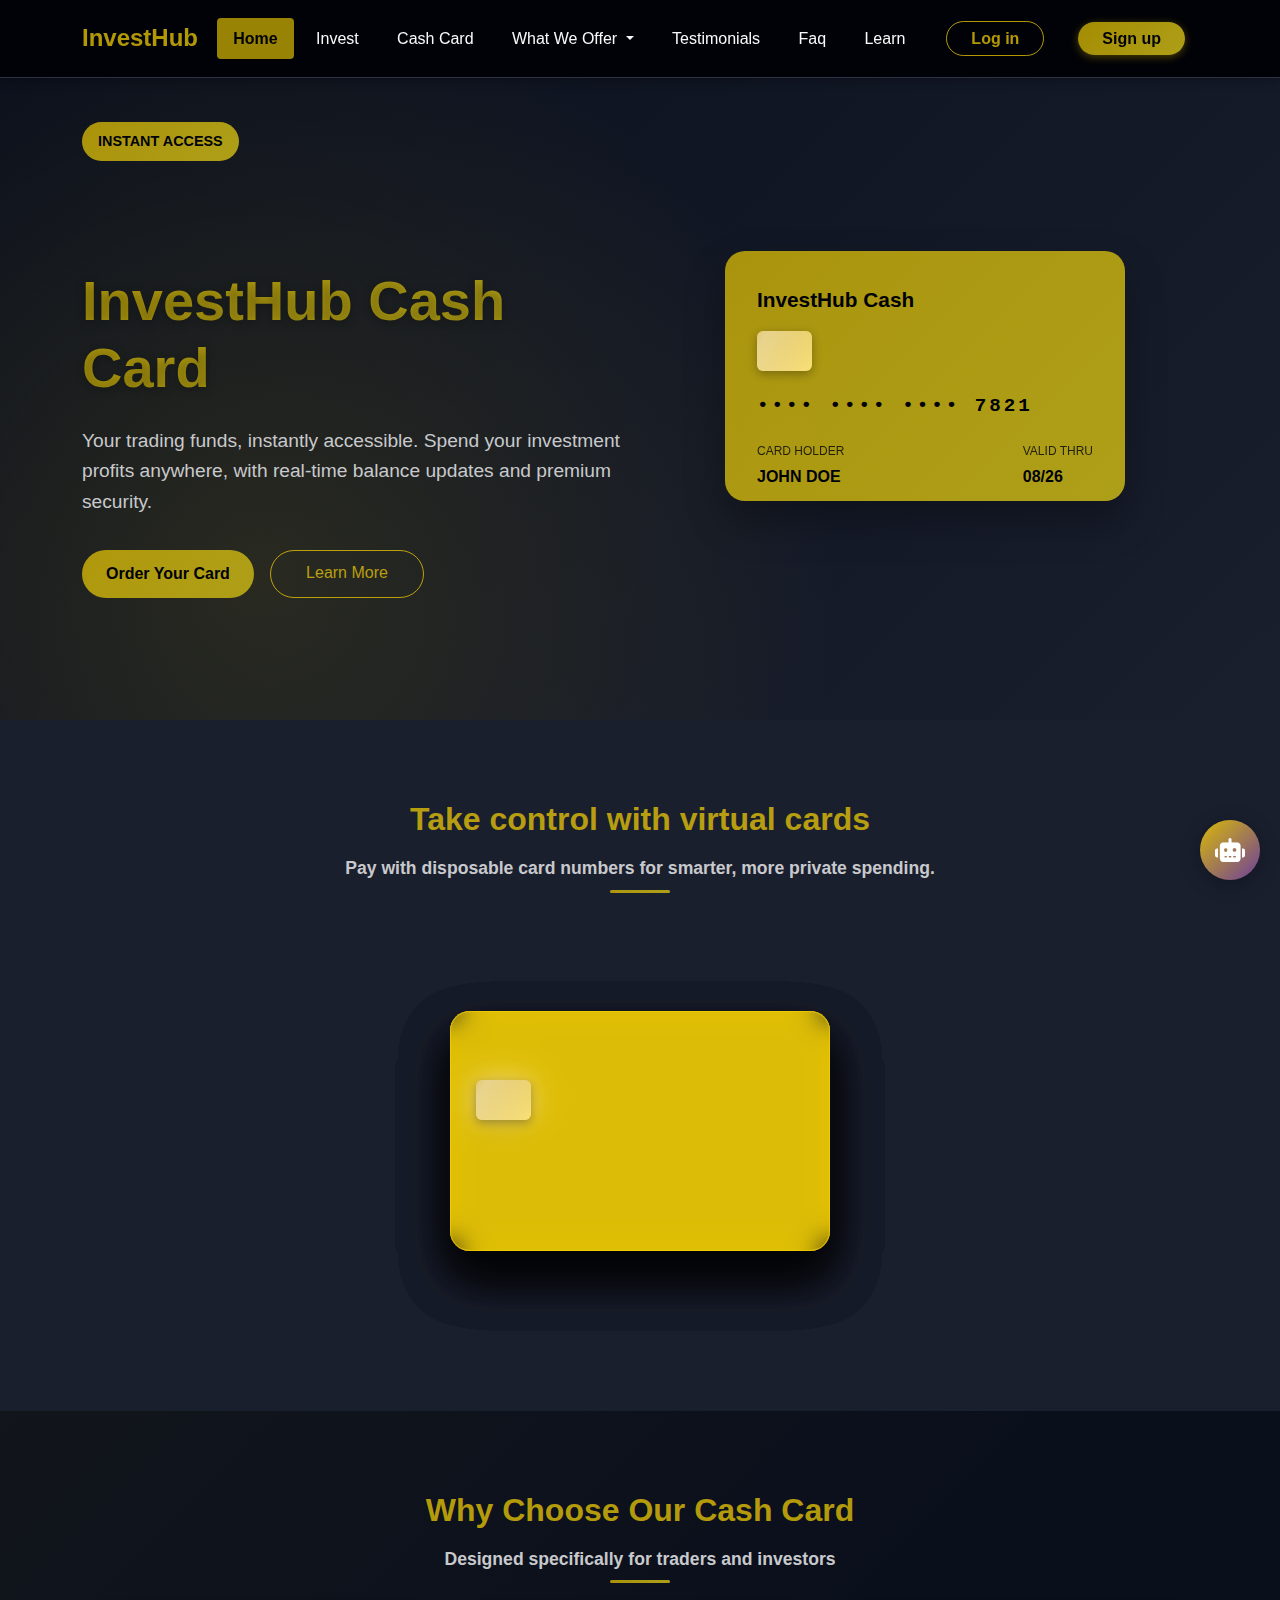
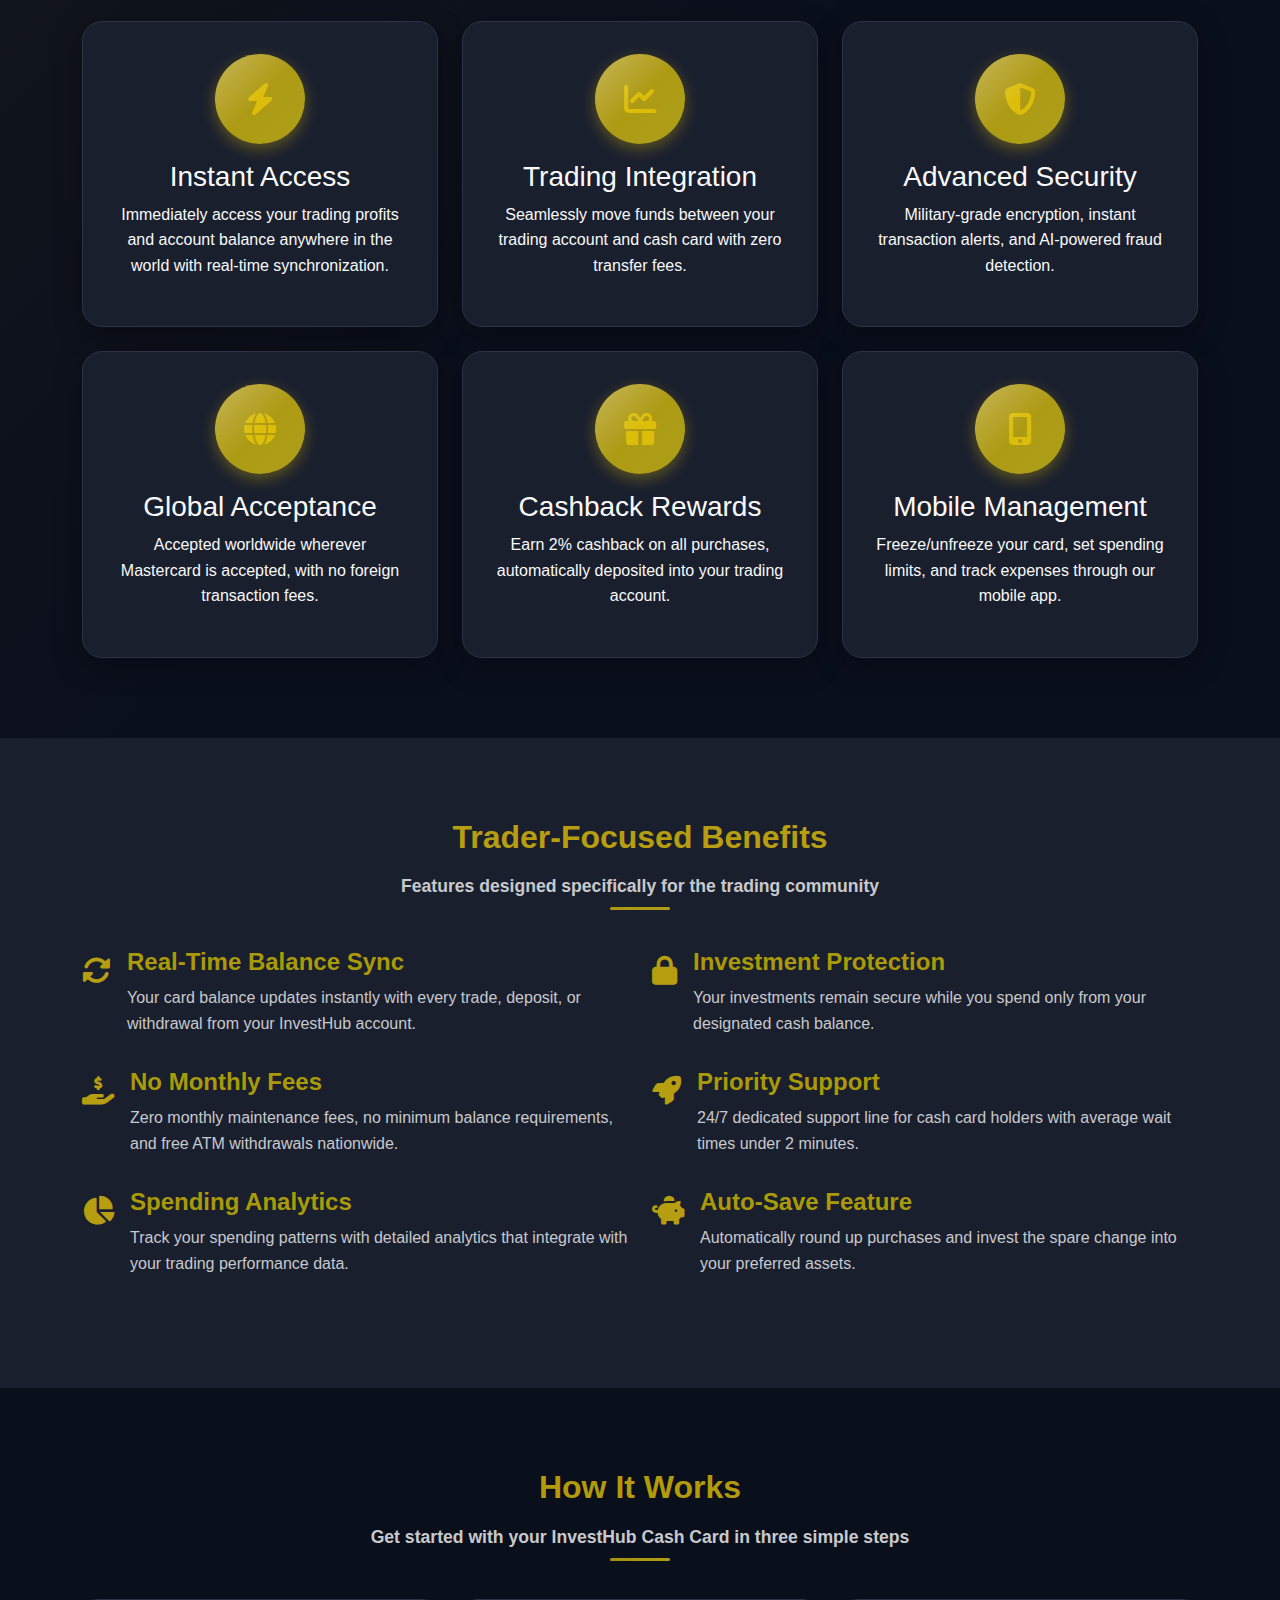
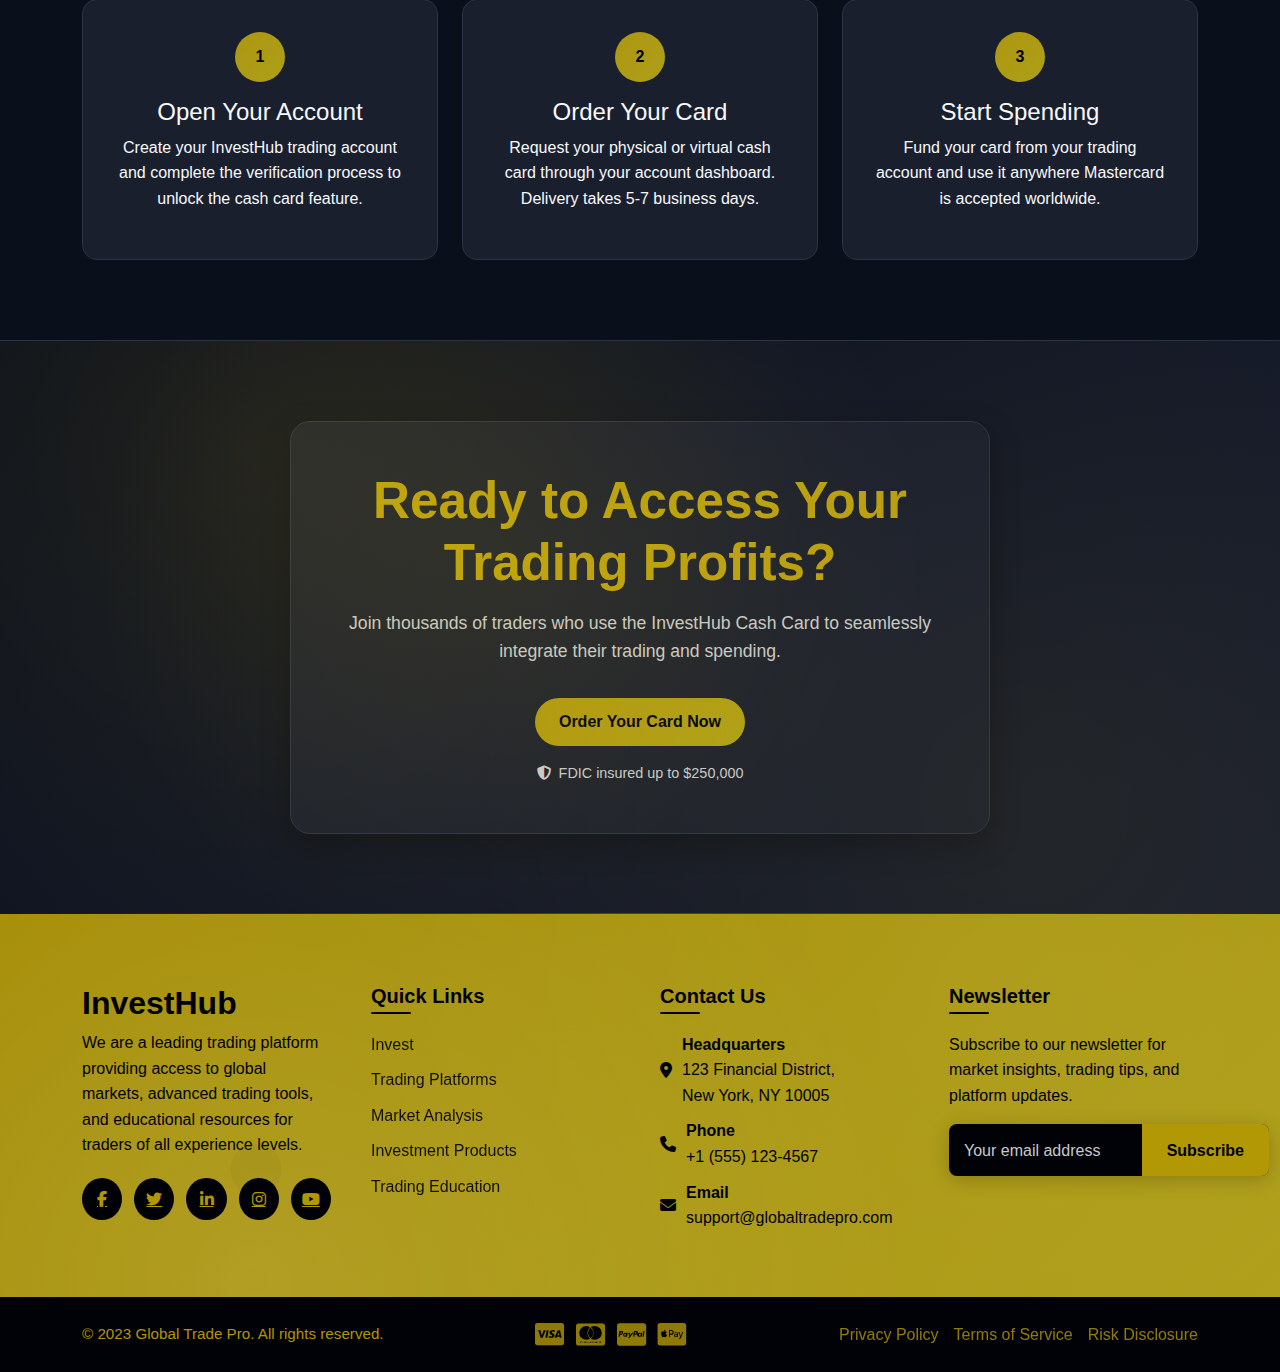
<file: cashcard.html>
<!DOCTYPE html>
<html lang="en">

<head>
    <meta charset="UTF-8">
    <meta name="viewport" content="width=device-width, initial-scale=1.0">
    <title>Premium Cash Card - InvestHub</title>
    <link rel="stylesheet" href="https://cdn.jsdelivr.net/npm/bootstrap@5.3.8/dist/css/bootstrap.min.css">
    <link rel="stylesheet" href="https://cdnjs.cloudflare.com/ajax/libs/animate.css/4.1.1/animate.min.css">
    <link rel="stylesheet" href="https://cdnjs.cloudflare.com/ajax/libs/font-awesome/6.5.1/css/all.min.css">
    <link href="https://unpkg.com/aos@2.3.1/dist/aos.css" rel="stylesheet">
    <link rel="stylesheet" href="/css/style.css">

    <style>
        :root {
            /* Dark & Gold Color Palette */
            --dark-primary: #000207;
            --dark-secondary: #1a1f2e;
            --dark-tertiary: #2d3345;
            --gold-primary: #ecc906c1;
            --gold-secondary: #bfac03e4;
            --gold-dark: #b59b04d8;
            --gold-gradient: linear-gradient(135deg, #ffd900a4 0%, #ae9f18 100%);
            --dark-gradient: linear-gradient(135deg, #0a0f1c 0%, #1a1f2e 100%);

            /* Text Colors */
            --text-light: #f8f9fa;
            --text-muted: #c8c9cc;
            --text-dark: #2d3748;

            /* Component Colors */
            --card-bg: #1a1f2e;
            --section-bg: #0a0f1c;
            --border-color: #2d3345;
        }

        * {
            margin: 0;
            padding: 0;
            box-sizing: border-box;
        }

        body {
            font-family: "Segoe UI", Tahoma, Geneva, Verdana, sans-serif;
            background-color: var(--dark-primary);
            color: var(--text-light);
            line-height: 1.6;
            padding-top: 76px;
            overflow-x: hidden;
        }

        /* HERO SECTION */
        .cash-hero {
            background: var(--dark-gradient);
            padding: 5rem 0;
            position: relative;
            overflow: hidden;
            min-height: 80vh;
            display: flex;
            align-items: center;
        }

        .cash-hero::before {
            content: '';
            position: absolute;
            top: 0;
            left: 0;
            width: 100%;
            height: 100%;
            background: radial-gradient(circle at 20% 80%, rgba(255, 215, 0, 0.1) 0%, transparent 50%);
        }

        .hero-content {
            position: relative;
            z-index: 2;
        }

        .hero-badge {
            display: inline-block;
            background: var(--gold-gradient);
            color: var(--dark-primary);
            padding: 0.5rem 1rem;
            border-radius: 20px;
            font-weight: 600;
            margin-bottom: 1.5rem;
            font-size: 0.9rem;
        }

        .hero-title {
            font-size: 3.5rem;
            font-weight: 700;
            margin-bottom: 1.5rem;
            background: var(--gold-gradient);
            -webkit-background-clip: text;
            -webkit-text-fill-color: transparent;
        }

        .hero-subtitle {
            font-size: 1.2rem;
            color: var(--text-muted);
            margin-bottom: 2rem;
            max-width: 600px;
        }

        /* CARD DESIGN */
        .hero-card-preview {
            position: relative;
            perspective: 1000px;
            display: flex;
            justify-content: center;
            align-items: center;
            height: 100%;
            margin-top: 2rem;
        }

        .card-3d {
            position: relative;
            width: 100%;
            max-width: 400px;
            height: 250px;
            background: var(--gold-gradient);
            border-radius: 20px;
            padding: 2rem;
            color: var(--dark-primary);
            box-shadow: 0 20px 40px rgba(0, 0, 0, 0.3);
            transform-style: preserve-3d;
            transition: transform 0.6s ease, box-shadow 0.3s ease;
            display: flex;
            flex-direction: column;
            justify-content: space-between;
            overflow: hidden;
            cursor: pointer;
        }

        .card-3d:hover {
            transform: rotateY(12deg) rotateX(5deg) scale(1.03);
            box-shadow: 0 25px 50px rgba(0, 0, 0, 0.45);
        }

        .card-logo {
            font-weight: 700;
            font-size: 1.5rem;
        }

        .card-chip {
            position: relative;
            width: 65px;
            height: 45px;
            background: linear-gradient(135deg, #d4af37 0%, #f9e076 100%);
            border-radius: 6px;
            margin-top: 1rem;
            box-shadow: 0 2px 8px rgba(0, 0, 0, 0.3);
            overflow: hidden;
        }

        .card-chip::after {
            content: "";
            position: absolute;
            top: 0;
            left: -100%;
            width: 200%;
            height: 100%;
            background: linear-gradient(120deg, rgba(255, 255, 255, 0) 0%, rgba(255, 255, 255, 0.4) 50%, rgba(255, 255, 255, 0) 100%);
            animation: shimmer 6s infinite ease-in-out;
        }

        @keyframes shimmer {
            0% {
                transform: translateX(-100%);
            }

            50% {
                transform: translateX(100%);
            }

            100% {
                transform: translateX(-100%);
            }
        }

        .card-number {
            font-family: 'Courier New', monospace;
            font-size: 1.2rem;
            letter-spacing: 2px;
            font-weight: 600;
            margin: 1.2rem 0;
        }

        .card-details {
            display: flex;
            justify-content: space-between;
            font-size: 0.9rem;
            width: 100%;
        }

        .card-label {
            font-size: 0.7rem;
            opacity: 0.8;
            margin-bottom: 2px;
        }

        .card-value {
            font-weight: 600;
            padding-bottom: 6px;
            white-space: nowrap;
        }

        /* BUTTONS */
        .btn-cta {
            background: var(--gold-gradient);
            color: var(--dark-primary);
            font-weight: 600;
            padding: 0.75rem 1.5rem;
            border: none;
            border-radius: 50px;
            transition: all 0.3s ease;
        }

        .btn-cta:hover {
            transform: translateY(-2px);
            box-shadow: 0 5px 20px rgba(255, 215, 0, 0.3);
        }

        .learn {
            text-decoration: none;
            color: var(--gold-primary);
            border-radius: 50px;
            padding: 0.65rem 1.1rem;
        }

        .learn:hover {
            transform: translateY(-2px);
            text-decoration: none;
        }

        /* FEATURES SECTION */
        .features-section {
            background: var(--section-bg);
            padding: 5rem 0;
            text-align: center;
        }

        .section-title h2 {
            color: var(--gold-primary);
            font-weight: 700;
            margin-bottom: 1rem;
        }

        .section-title p {
            color: var(--text-muted);
            margin-bottom: 3rem;
            font-size: 1.1rem;
        }

        .feature-card {
            background: var(--card-bg);
            border-radius: 20px;
            padding: 2rem;
            height: 100%;
            transition: all 0.3s ease;
            border: 1px solid var(--border-color);
        }

        .feature-card:hover {
            transform: translateY(-5px);
            border-color: var(--gold-primary);
            box-shadow: 0 8px 20px rgba(255, 215, 0, 0.1);
        }

        .feature-icon {
            font-size: 2rem;
            color: var(--gold-primary);
            margin-bottom: 1rem;
        }

        /* BENEFITS SECTION */
        .benefits-section {
            background: var(--dark-secondary);
            padding: 5rem 0;
        }

        .benefit-item {
            display: flex;
            align-items: flex-start;
            margin-bottom: 2rem;
        }

        .benefit-icon {
            font-size: 1.8rem;
            color: var(--gold-primary);
            margin-right: 1rem;
        }

        .benefit-content h4 {
            color: var(--gold-secondary);
            margin-bottom: 0.5rem;
            font-weight: 600;
        }

        .benefit-content p {
            color: var(--text-muted);
            margin: 0;
            font-size: 1rem;
        }

        /* HOW IT WORKS SECTION */
        .how-it-works {
            background: var(--section-bg);
            padding: 5rem 0;
            text-align: center;
        }

        .step-card {
            background: var(--card-bg);
            padding: 2rem;
            border-radius: 15px;
            border: 1px solid var(--border-color);
            transition: all 0.3s ease;
            height: 100%;
        }

        .step-card:hover {
            transform: translateY(-5px);
            border-color: var(--gold-primary);
            box-shadow: 0 5px 20px rgba(255, 215, 0, 0.1);
        }

        .step-number {
            width: 50px;
            height: 50px;
            border-radius: 50%;
            background: var(--gold-gradient);
            color: var(--dark-primary);
            font-weight: bold;
            display: flex;
            align-items: center;
            justify-content: center;
            margin: 0 auto 1rem;
        }

        /*CTA SECTION*/
        .cta-section {
            background: var(--dark-gradient);
            padding: 5rem 0;
            text-align: center;
        }

        .cta-card {
            background: var(--card-bg);
            border: 1px solid var(--border-color);
            border-radius: 20px;
            padding: 3rem 2rem;
            max-width: 700px;
            margin: 0 auto;
            box-shadow: 0 10px 30px rgba(0, 0, 0, 0.3);
        }

        .cta-title {
            color: var(--gold-primary);
            font-weight: 700;
            margin-bottom: 1rem;
        }

        .cta-subtitle {
            color: var(--text-muted);
            margin-bottom: 2rem;
            font-size: 1.1rem;
        }

        /* Virtual Cards Carousel */
        .virtual-cards-section {
            background: var(--dark-secondary);
            padding: 5rem 0;
        }

        .cards-carousel-container {
            position: relative;
            height: 400px;
            display: flex;
            align-items: center;
            justify-content: center;
            perspective: 1200px;
        }

        .cards-stack {
            position: relative;
            width: 380px;
            height: 240px;
            transform-style: preserve-3d;
        }

        .card-layer {
            position: absolute;
            width: 100%;
            height: 100%;
            border-radius: 20px;
            transform-style: preserve-3d;
            transition: transform 1.2s cubic-bezier(0.25, 0.46, 0.45, 0.94);
        }

        .card-inner {
            position: absolute;
            width: 100%;
            height: 100%;
            border-radius: 20px;
            padding: 25px;
            display: flex;
            flex-direction: column;
            justify-content: space-between;
            backface-visibility: hidden;
            box-shadow: 0 25px 50px rgba(0, 0, 0, 0.4);
            background: rgba(255, 215, 0, 0.1);
            border: 1px solid rgba(255, 215, 0, 0.3);
            backdrop-filter: blur(10px);
        }

        /* Card Designs - All Gold Variations */
        .layer-1 .card-inner {
            background: rgba(255, 217, 0, 0.404);
            border: 1px solid rgba(255, 215, 0, 0.4);
        }

        .layer-2 .card-inner {
            background: rgba(255, 217, 0, 0.402);
            border: 1px solid rgba(255, 215, 0, 0.35);
        }

        .layer-3 .card-inner {
            background: rgba(255, 217, 0, 0.308);
            border: 1px solid rgba(255, 215, 0, 0.45);
        }

        .layer-4 .card-inner {
            background: rgba(255, 217, 0, 0.256);
            border: 1px solid rgba(255, 215, 0, 0.3);
        }

        .layer-5 .card-inner {
            background: rgba(255, 215, 0, 0.2);
            border: 1px solid rgba(255, 215, 0, 0.5);
        }

        /* Card Content */
        .card-logo {
            font-weight: 700;
            font-size: 1.3rem;
            color: inherit;
        }

        .card-chip {
            position: relative;
            width: 55px;
            height: 40px;
            background: linear-gradient(135deg, #d4af37, #f9e076);
            border-radius: 6px;
            margin-top: 15px;
            box-shadow: 0 3px 10px rgba(0, 0, 0, 0.3);
            overflow: hidden;
        }

        .card-chip::after {
            content: "";
            position: absolute;
            top: 0;
            left: -100%;
            width: 200%;
            height: 100%;
            background: linear-gradient(120deg, rgba(255, 255, 255, 0) 0%, rgba(255, 255, 255, 0.4) 50%, rgba(255, 255, 255, 0) 100%);
            animation: shimmer 3s infinite ease-in-out;
        }

        .card-number {
            font-family: 'Courier New', monospace;
            font-size: 1.2rem;
            letter-spacing: 3px;
            font-weight: 600;
            margin: 20px 0;
            color: inherit;
        }

        .card-details {
            display: flex;
            justify-content: space-between;
            font-size: 0.95rem;
            width: 100%;
            color: inherit;
        }

        .card-label {
            font-size: 0.75rem;
            opacity: 0.8;
            margin-bottom: 3px;
        }

        .card-value {
            font-weight: 600;
            font-size: 1rem;
        }

        /* Carousel Animation */
        @keyframes cardsCarousel {
            0% {
                transform: translateZ(0px) rotateY(0deg);
            }

            5% {
                transform: translateZ(20px) rotateY(0deg);
            }

            15% {
                transform: translateZ(40px) rotateY(-10deg);
            }

            25% {
                transform: translateZ(60px) rotateY(-20deg);
            }

            35% {
                transform: translateZ(80px) rotateY(-30deg);
            }

            45% {
                transform: translateZ(100px) rotateY(-40deg);
            }

            55% {
                transform: translateZ(80px) rotateY(-50deg);
            }

            65% {
                transform: translateZ(60px) rotateY(-60deg);
            }

            75% {
                transform: translateZ(40px) rotateY(-70deg);
            }

            85% {
                transform: translateZ(20px) rotateY(-80deg);
            }

            95% {
                transform: translateZ(0px) rotateY(-90deg);
            }

            100% {
                transform: translateZ(0px) rotateY(-90deg);
            }
        }

        /* Layer-specific animations for continuous loop */
        .layer-1 {
            animation: cardsCarousel 10s infinite linear;
        }

        .layer-2 {
            animation: cardsCarousel 10s infinite linear;
            animation-delay: -2s;
        }

        .layer-3 {
            animation: cardsCarousel 10s infinite linear;
            animation-delay: -4s;
        }

        .layer-4 {
            animation: cardsCarousel 10s infinite linear;
            animation-delay: -6s;
        }

        .layer-5 {
            animation: cardsCarousel 10s infinite linear;
            animation-delay: -8s;
        }

        /* Enhanced shimmer effect */
        @keyframes shimmer {
            0% {
                transform: translateX(-100%);
            }

            50% {
                transform: translateX(100%);
            }

            100% {
                transform: translateX(-100%);
            }
        }

        /* Hover pause effect */
        .cards-carousel-container:hover .card-layer {
            animation-play-state: paused;
        }

        /* Smooth transitions for all elements */
        .card-layer * {
            transition: all 0.3s ease;
        }

        /* RESPONSIVENESS */
        @media (max-width: 992px) {
            .hero-title {
                font-size: 2.8rem;
            }
        }

        @media (max-width: 768px) {
            .cash-hero {
                text-align: center;
            }

            .hero-content {
                margin-bottom: 2rem;
            }

            .cards-carousel-container {
                height: 350px;
            }

            .cards-stack {
                width: 320px;
                height: 200px;
            }

            .card-inner {
                padding: 20px;
            }

            .card-number {
                font-size: 1rem;
                margin: 15px 0;
            }

            .card-details {
                font-size: 0.85rem;
            }

            .card-value {
                font-size: 0.9rem;
            }
        }

        @media (max-width: 576px) {
            .hero-title {
                font-size: 2.2rem;
            }

            .cards-carousel-container {
                height: 300px;
            }

            .cards-stack {
                width: 280px;
                height: 170px;
            }

            .card-inner {
                padding: 15px;
            }

            .card-logo {
                font-size: 1.1rem;
            }

            .card-number {
                font-size: 0.9rem;
                margin: 12px 0;
                letter-spacing: 2px;
            }

            .card-details {
                font-size: 0.8rem;
            }

            .card-chip {
                width: 45px;
                height: 32px;
                margin-top: 10px;
            }
        }

        @media (max-width: 400px) {
            .cards-carousel-container {
                height: 260px;
            }

            .cards-stack {
                width: 240px;
                height: 150px;
            }

            .card-inner {
                padding: 12px;
            }

            .card-logo {
                font-size: 1rem;
            }

            .card-number {
                font-size: 0.8rem;
                margin: 8px 0;
                letter-spacing: 1px;
            }

            .card-details {
                font-size: 0.75rem;
            }

            .card-chip {
                width: 40px;
                height: 28px;
                margin-top: 8px;
            }
        }

        /* AI Assistant Styles */
        .ai-assistant-container {
            position: fixed;
            bottom: 20px;
            right: 20px;
            z-index: 1000;
            font-family: 'Segoe UI', Tahoma, Geneva, Verdana, sans-serif;
        }

        .ai-assistant-btn {
            width: 60px;
            height: 60px;
            background: linear-gradient(135deg, rgba(255, 217, 0, 0.838), #6d3e9c 100%);
            border-radius: 50%;
            display: flex;
            align-items: center;
            justify-content: center;
            color: white;
            font-size: 24px;
            cursor: pointer;
            box-shadow: 0 4px 20px rgba(0, 0, 0, 0.3);
            transition: all 0.3s ease;
            border: none;
            animation: pulse 2s infinite;
        }

        .ai-assistant-btn:hover {
            transform: scale(1.1);
            box-shadow: 0 6px 25px rgba(0, 0, 0, 0.4);
        }

        .ai-assistant-chat {
            position: absolute;
            bottom: 80px;
            right: 0;
            width: 350px;
            height: 500px;
            background: white;
            border-radius: 20px;
            box-shadow: 0 10px 40px rgba(0, 0, 0, 0.2);
            display: none;
            flex-direction: column;
            overflow: hidden;
            border: 1px solid #e1e5e9;
        }

        .ai-assistant-chat.active {
            display: flex;
            animation: slideUp 0.3s ease;
        }

        .ai-chat-header {
            background: linear-gradient(135deg, rgb(225, 195, 23) 0%, #764ba2 100%);
            color: white;
            padding: 15px 20px;
            display: flex;
            align-items: center;
            justify-content: space-between;
        }

        .ai-chat-title {
            display: flex;
            align-items: center;
            gap: 10px;
            font-weight: 600;
        }

        .ai-chat-close {
            background: none;
            border: none;
            color: white;
            font-size: 18px;
            cursor: pointer;
            padding: 5px;
        }

        .ai-chat-messages {
            flex: 1;
            padding: 20px;
            overflow-y: auto;
            background: #f8f9fa;
        }

        .ai-message {
            margin-bottom: 15px;
            display: flex;
            align-items: flex-start;
            gap: 10px;
        }

        .ai-message.user {
            flex-direction: row-reverse;
        }

        .ai-avatar {
            width: 32px;
            height: 32px;
            border-radius: 50%;
            display: flex;
            align-items: center;
            justify-content: center;
            font-size: 14px;
            font-weight: 600;
        }

        .ai-avatar.bot {
            background: linear-gradient(135deg, rgba(255, 217, 0, 0.801) 0%, #7b55a1 100%);
            color: white;
        }

        .ai-avatar.user {
            background: #e9ecef;
            color: #495057;
        }

        .ai-message-content {
            max-width: 70%;
            padding: 12px 16px;
            border-radius: 18px;
            font-size: 14px;
            line-height: 1.4;
        }

        .ai-message.bot .ai-message-content {
            background: white;
            color: #333;
            border-bottom-left-radius: 4px;
        }

        .ai-message.user .ai-message-content {
            background: linear-gradient(135deg, rgb(216, 185, 13) 0%, #704b94 100%);
            color: white;
            border-bottom-right-radius: 4px;
        }

        .ai-chat-input {
            padding: 15px 20px;
            border-top: 1px solid #e1e5e9;
            background: white;
        }

        .ai-input-group {
            display: flex;
            gap: 10px;
            align-items: center;
        }

        .ai-input {
            flex: 1;
            padding: 12px 16px;
            border: 1px solid #e1e5e9;
            border-radius: 25px;
            outline: none;
            font-size: 14px;
            transition: border-color 0.3s ease;
        }

        .ai-input:focus {
            border-color: goldenrod;
        }

        .ai-send-btn {
            background: linear-gradient(135deg, rgba(245, 210, 10, 0.87) 0%, #764ba2 100%);
            border: none;
            width: 40px;
            height: 40px;
            border-radius: 50%;
            color: white;
            cursor: pointer;
            display: flex;
            align-items: center;
            justify-content: center;
            transition: all 0.3s ease;
        }

        .ai-send-btn:hover {
            transform: scale(1.05);
        }

        .ai-quick-actions {
            display: flex;
            flex-wrap: wrap;
            gap: 8px;
            margin-top: 10px;
        }

        .ai-quick-btn {
            background: #f8f9fa;
            border: 1px solid #e1e5e9;
            border-radius: 15px;
            padding: 6px 12px;
            font-size: 12px;
            cursor: pointer;
            transition: all 0.3s ease;
        }

        .ai-quick-btn:hover {
            background: rgba(222, 189, 3, 0.63);
            color: rgb(96, 70, 4);
            border-color: #b4c0fa;
        }

        .ai-typing {
            display: flex;
            align-items: center;
            gap: 5px;
            color: #6c757d;
            font-size: 12px;
            margin-top: 5px;
        }

        .ai-typing-dots {
            display: flex;
            gap: 3px;
        }

        .ai-typing-dot {
            width: 4px;
            height: 4px;
            background: #6c757d;
            border-radius: 50%;
            animation: typing 1.4s infinite ease-in-out;
        }

        .ai-typing-dot:nth-child(1) {
            animation-delay: -0.32s;
        }

        .ai-typing-dot:nth-child(2) {
            animation-delay: -0.16s;
        }

        @keyframes pulse {
            0% {
                transform: scale(1);
            }

            50% {
                transform: scale(1.05);
            }

            100% {
                transform: scale(1);
            }
        }

        @keyframes slideUp {
            from {
                opacity: 0;
                transform: translateY(20px);
            }

            to {
                opacity: 1;
                transform: translateY(0);
            }
        }

        @keyframes typing {

            0%,
            60%,
            100% {
                transform: translateY(0);
            }

            30% {
                transform: translateY(-5px);
            }
        }

        /* Responsive */
        @media (max-width: 768px) {
            .ai-assistant-chat {
                width: 300px;
                height: 400px;
            }

            .ai-assistant-container {
                bottom: 10px;
                right: 10px;
            }

        }

        @media (max-width: 480px) {
            .ai-assistant-chat {
                width: calc(100vw - 40px);
                right: -10px;
            }
        }
    </style>
</head>

<body>
    <!-- Navbar-->
    <nav class="navbar navbar-expand-lg navbar-trade fixed-top mb-0">
        <div class="container">
            <a class="navbar-brand" href="#">
                InvestHub
            </a>
            <button class="navbar-toggler" type="button" data-bs-toggle="collapse" data-bs-target="#navbarNavDropdown"
                aria-controls="navbarNavDropdown" aria-expanded="false" aria-label="Toggle navigation">
                <span class="navbar-toggler-icon"></span>
            </button>
            <div class="collapse navbar-collapse" id="navbarNavDropdown">
                <ul class="navbar-nav me-auto mb-2 mb-lg-0">
                    <li class="nav-item">
                        <a class="nav-link active" aria-current="page" href="/index.html">Home</a>
                    </li>
                    <li class="nav-item">
                        <a class="nav-link" href="/invest.html">Invest</a>
                    </li>
                    <li class="nav-item">
                        <a class="nav-link" href="/cashcard.html">Cash Card</a>
                    </li>
                    <li class="nav-item dropdown">
                        <a class="nav-link dropdown-toggle" href="#" role="button" data-bs-toggle="dropdown"
                            aria-expanded="false">
                            What We Offer
                        </a>
                        <ul class="dropdown-menu">
                            <li><a class="dropdown-item" href="/invest.html">Invest</a></li>
                            <li><a class="dropdown-item" href="/trading.html">Trading</a></li>
                            <li><a class="dropdown-item" href="#">Banking</a></li>
                            <li><a class="dropdown-item" href="/stock.html">Stocks & ETFs</a></li>
                            <li><a class="dropdown-item" href="#">Crypto</a></li>
                            <li><a class="dropdown-item" href="/explore.html">Explore</a></li>
                        </ul>
                    </li>
                    <li class="nav-item">
                        <a class="nav-link" href="/testimonial.html">Testimonials</a>
                    </li>
                    <li class="nav-item">
                        <a class="nav-link" href="/faq.html">Faq</a>
                    </li>
    
                    <li class="nav-item">
                        <a class="nav-link" href="/learn.html">Learn</a>
                    </li>
                </ul>
                <div class="d-flex btn-container">
                    <button class="btn btn-login me-2 "><a href="/login.html" class="log">Log in</a></button>
                    <button class="btn btn-signup"><a href="./signup.html" class="sign">Sign up</a></button>
                </div>
            </div>
        </div>
    </nav>

    <!-- Hero Section -->
    <section class="cash-hero">
        <div class="container">
            <div class="row align-items-center">
                <div class="col-lg-6">
                    <div class="hero-content">
                        <span class="hero-badge">INSTANT ACCESS</span>
                        <h1 class="hero-title">InvestHub Cash Card</h1>
                        <p class="hero-subtitle">Your trading funds, instantly accessible. Spend your investment profits
                            anywhere,
                            with real-time balance updates and premium security.</p>
                        <div class="d-flex gap-3 flex-wrap">
                            <button class="btn btn-cta" onclick="orderCard()">Order Your Card</button>
                            <button class="btn learn"
                                style="background: transparent; color: var(--gold-primary); border: 1px solid var(--gold-primary);"><a
                                    href="/learn.html" class="learn">Learn More</a></button>
                        </div>
                    </div>
                </div>
                <div class="col-lg-6">
                    <div class="hero-card-preview">
                        <div class="card-3d">
                            <div class="card-header-flex">
                                <div class="card-logo">InvestHub Cash</div>
                                <div class="card-chip"></div>
                            </div>
                            <div class="card-number">•••• •••• •••• 7821</div>
                            <div class="card-details">
                                <div>
                                    <div class="card-label">CARD HOLDER</div>
                                    <div class="card-value">JOHN DOE</div>
                                </div>
                                <div>
                                    <div class="card-label">VALID THRU</div>
                                    <div class="card-value">08/26</div>
                                </div>
                            </div>
                        </div>
                    </div>
                </div>
            </div>
        </div>
    </section>

    <!-- Virtual Cards Carousel Section -->
    <section class="virtual-cards-section">
        <div class="container">
            <div class="section-title text-center mb-5">
                <h2 class="glow-text">Take control with virtual cards</h2>
                <p>Pay with disposable card numbers for smarter, more private spending.</p>
            </div>

            <div class="cards-carousel-container">
                <div class="cards-stack">
                    <!-- Card 1 - Gold Premium -->
                    <div class="card-layer layer-1">
                        <div class="card-inner">
                            <div class="card-logo"></div>
                            <div class="card-chip"></div>
                            <div class="card-number"></div>
                            <div class="card-details">
                                <div>
                                    <div class="card-label"></div>
                                    <div class="card-value"></div>
                                </div>
                                <div>
                                    <div class="card-label"></div>
                                    <div class="card-value"></div>
                                </div>
                            </div>
                        </div>
                    </div>

                    <!-- Card 2 - Platinum Elite -->
                    <div class="card-layer layer-2">
                        <div class="card-inner">
                            <div class="card-logo"></div>
                            <div class="card-chip"></div>
                            <div class="card-number"></div>
                            <div class="card-details">
                                <div>
                                    <div class="card-label"></div>
                                    <div class="card-value"></div>
                                </div>
                                <div>
                                    <div class="card-label"></div>
                                    <div class="card-value"></div>
                                </div>
                            </div>
                        </div>
                    </div>

                    <!-- Card 3 - Diamond Exclusive -->
                    <div class="card-layer layer-3">
                        <div class="card-inner">
                            <div class="card-logo"></div>
                            <div class="card-chip"></div>
                            <div class="card-number"></div>
                            <div class="card-details">
                                <div>
                                    <div class="card-label"></div>
                                    <div class="card-value"></div>
                                </div>
                                <div>
                                    <div class="card-label"></div>
                                    <div class="card-value"></div>
                                </div>
                            </div>
                        </div>
                    </div>

                    <!-- Card 4 - Black Edition -->
                    <div class="card-layer layer-4">
                        <div class="card-inner">
                            <div class="card-logo"></div>
                            <div class="card-chip"></div>
                            <div class="card-number"></div>
                            <div class="card-details">
                                <div>
                                    <div class="card-label"></div>
                                    <div class="card-value"></div>
                                </div>
                                <div>
                                    <div class="card-label"></div>
                                    <div class="card-value"></div>
                                </div>
                            </div>
                        </div>
                    </div>

                    <!-- Card 5 - Travel Pro -->
                    <div class="card-layer layer-5">
                        <div class="card-inner">
                            <div class="card-logo"></div>
                            <div class="card-chip"></div>
                            <div class="card-number"></div>
                            <div class="card-details">
                                <div>
                                    <div class="card-label"></div>
                                    <div class="card-value"></div>
                                </div>
                                <div>
                                    <div class="card-label"></div>
                                    <div class="card-value"></div>
                                </div>
                            </div>
                        </div>
                    </div>
                </div>
            </div>
        </div>
    </section>

    <!-- Features Section -->
    <section class="features-section">
        <div class="container">
            <div class="section-title">
                <h2>Why Choose Our Cash Card</h2>
                <p>Designed specifically for traders and investors</p>
            </div>
            <div class="row g-4">
                <div class="col-md-6 col-lg-4">
                    <div class="feature-card">
                        <div class="feature-icon">
                            <i class="fas fa-bolt"></i>
                        </div>
                        <h3>Instant Access</h3>
                        <p>Immediately access your trading profits and account balance anywhere in the world with
                            real-time synchronization.</p>
                    </div>
                </div>
                <div class="col-md-6 col-lg-4">
                    <div class="feature-card">
                        <div class="feature-icon">
                            <i class="fas fa-chart-line"></i>
                        </div>
                        <h3>Trading Integration</h3>
                        <p>Seamlessly move funds between your trading account and cash card with zero transfer fees.</p>
                    </div>
                </div>
                <div class="col-md-6 col-lg-4">
                    <div class="feature-card">
                        <div class="feature-icon">
                            <i class="fas fa-shield-alt"></i>
                        </div>
                        <h3>Advanced Security</h3>
                        <p>Military-grade encryption, instant transaction alerts, and AI-powered fraud detection.</p>
                    </div>
                </div>
                <div class="col-md-6 col-lg-4">
                    <div class="feature-card">
                        <div class="feature-icon">
                            <i class="fas fa-globe"></i>
                        </div>
                        <h3>Global Acceptance</h3>
                        <p>Accepted worldwide wherever Mastercard is accepted, with no foreign transaction fees.</p>
                    </div>
                </div>
                <div class="col-md-6 col-lg-4">
                    <div class="feature-card">
                        <div class="feature-icon">
                            <i class="fas fa-gift"></i>
                        </div>
                        <h3>Cashback Rewards</h3>
                        <p>Earn 2% cashback on all purchases, automatically deposited into your trading account.</p>
                    </div>
                </div>
                <div class="col-md-6 col-lg-4">
                    <div class="feature-card">
                        <div class="feature-icon">
                            <i class="fas fa-mobile-alt"></i>
                        </div>
                        <h3>Mobile Management</h3>
                        <p>Freeze/unfreeze your card, set spending limits, and track expenses through our mobile app.
                        </p>
                    </div>
                </div>
            </div>
        </div>
    </section>

    <!-- Benefits Section -->
    <section class="benefits-section">
        <div class="container">
            <div class="section-title">
                <h2>Trader-Focused Benefits</h2>
                <p>Features designed specifically for the trading community</p>
            </div>
            <div class="row">
                <div class="col-lg-6">
                    <div class="benefit-item">
                        <div class="benefit-icon">
                            <i class="fas fa-sync-alt"></i>
                        </div>
                        <div class="benefit-content">
                            <h4>Real-Time Balance Sync</h4>
                            <p>Your card balance updates instantly with every trade, deposit, or withdrawal from your
                                InvestHub account.</p>
                        </div>
                    </div>
                    <div class="benefit-item">
                        <div class="benefit-icon">
                            <i class="fas fa-hand-holding-usd"></i>
                        </div>
                        <div class="benefit-content">
                            <h4>No Monthly Fees</h4>
                            <p>Zero monthly maintenance fees, no minimum balance requirements, and free ATM withdrawals
                                nationwide.</p>
                        </div>
                    </div>
                    <div class="benefit-item">
                        <div class="benefit-icon">
                            <i class="fas fa-chart-pie"></i>
                        </div>
                        <div class="benefit-content">
                            <h4>Spending Analytics</h4>
                            <p>Track your spending patterns with detailed analytics that integrate with your trading
                                performance data.</p>
                        </div>
                    </div>
                </div>
                <div class="col-lg-6">
                    <div class="benefit-item">
                        <div class="benefit-icon">
                            <i class="fas fa-lock"></i>
                        </div>
                        <div class="benefit-content">
                            <h4>Investment Protection</h4>
                            <p>Your investments remain secure while you spend only from your designated cash balance.
                            </p>
                        </div>
                    </div>
                    <div class="benefit-item">
                        <div class="benefit-icon">
                            <i class="fas fa-rocket"></i>
                        </div>
                        <div class="benefit-content">
                            <h4>Priority Support</h4>
                            <p>24/7 dedicated support line for cash card holders with average wait times under 2
                                minutes.</p>
                        </div>
                    </div>
                    <div class="benefit-item">
                        <div class="benefit-icon">
                            <i class="fas fa-piggy-bank"></i>
                        </div>
                        <div class="benefit-content">
                            <h4>Auto-Save Feature</h4>
                            <p>Automatically round up purchases and invest the spare change into your preferred assets.
                            </p>
                        </div>
                    </div>
                </div>
            </div>
        </div>
    </section>

    <!-- How It Works Section -->
    <section class="how-it-works">
        <div class="container">
            <div class="section-title">
                <h2>How It Works</h2>
                <p>Get started with your InvestHub Cash Card in three simple steps</p>
            </div>
            <div class="row g-4">
                <div class="col-md-4">
                    <div class="step-card">
                        <div class="step-number">1</div>
                        <h4>Open Your Account</h4>
                        <p>Create your InvestHub trading account and complete the verification process to unlock the
                            cash card feature.</p>
                    </div>
                </div>
                <div class="col-md-4">
                    <div class="step-card">
                        <div class="step-number">2</div>
                        <h4>Order Your Card</h4>
                        <p>Request your physical or virtual cash card through your account dashboard. Delivery takes 5-7
                            business days.</p>
                    </div>
                </div>
                <div class="col-md-4">
                    <div class="step-card">
                        <div class="step-number">3</div>
                        <h4>Start Spending</h4>
                        <p>Fund your card from your trading account and use it anywhere Mastercard is accepted
                            worldwide.</p>
                    </div>
                </div>
            </div>
        </div>
    </section>

    <!-- CTA Section -->
    <section class="cta-section">
        <div class="container">
            <div class="cta-card">
                <h2 class="cta-title">Ready to Access Your Trading Profits?</h2>
                <p class="cta-subtitle">Join thousands of traders who use the InvestHub Cash Card to seamlessly
                    integrate their trading and spending.</p>
                <button class="btn btn-cta" onclick="orderCard()">Order Your Card Now</button>
                <div class="mt-3" style="color: var(--text-muted); font-size: 0.9rem;">
                    <i class="fas fa-shield-alt me-2"></i>FDIC insured up to $250,000
                </div>
            </div>
        </div>
    </section>

    <!-- AI Assistant -->
    <div class="ai-assistant-container">
        <button class="ai-assistant-btn" id="aiAssistantBtn">
            <i class="fas fa-robot"></i>
        </button>

        <div class="ai-assistant-chat" id="aiAssistantChat">
            <div class="ai-chat-header">
                <div class="ai-chat-title">
                    <i class="fas fa-robot"></i>
                    InvestHub AI Assistant
                </div>
                <button class="ai-chat-close" id="aiChatClose">
                    <i class="fas fa-times"></i>
                </button>
            </div>

            <div class="ai-chat-messages" id="aiChatMessages">
                <div class="ai-message bot">
                    <div class="ai-avatar bot">AI</div>
                    <div class="ai-message-content">
                        Hello! I'm your InvestHub AI assistant. How can I help you with your trading and investment
                        questions today?
                    </div>
                </div>
            </div>

            <div class="ai-chat-input">
                <div class="ai-input-group">
                    <input type="text" class="ai-input" id="aiInput" placeholder="Ask about trading, investments...">
                    <button class="ai-send-btn" id="aiSendBtn">
                        <i class="fas fa-paper-plane"></i>
                    </button>
                </div>

                <div class="ai-quick-actions">
                    <button class="ai-quick-btn" data-question="How do I start investing?">Start Investing</button>
                    <button class="ai-quick-btn" data-question="What are the best stocks to buy?">Stock Picks</button>
                    <button class="ai-quick-btn" data-question="Explain cryptocurrency trading">Crypto Guide</button>
                    <button class="ai-quick-btn" data-question="Portfolio diversification tips">Diversification</button>
                </div>
            </div>
        </div>
    </div>

    <!-- Footer -->
    <footer class="footer">
        <div class="container">
            <div class="footer-content">
                <div class="footer-section">
                    <h2 class="footer-brand mb-15"><a href="#" class="foot">InvestHub</a></h2>
                    <p class="firstp">We are a leading trading platform providing access to global markets, advanced
                        trading tools, and educational resources for traders of all experience levels.</p>
                    <div class="social-links">
                        <a href="#"><i class="fab fa-facebook-f"></i></a>
                        <a href="#"><i class="fab fa-twitter"></i></a>
                        <a href="#"><i class="fab fa-linkedin-in"></i></a>
                        <a href="#"><i class="fab fa-instagram"></i></a>
                        <a href="#"><i class="fab fa-youtube"></i></a>
                    </div>
                </div>

                <div class="footer-section">
                    <h3>Quick Links</h3>
                    <ul class="footer-links">
                        <li><a href="/invest.html">Invest</a></li>
                        <li><a href="#">Trading Platforms</a></li>
                        <li><a href="/stock.html"> Market Analysis</a></li>
                        <li><a href="#">Investment Products</a></li>
                        <li><a href="/learn.html">Trading Education</a></li>
                       
                    </ul>
                </div>

                <div class="footer-section">
                    <h3>Contact Us</h3>
                    <ul class="contact-info">
                        <li>
                            <i class="fas fa-map-marker-alt"></i>
                            <div>
                                <strong>Headquarters</strong><br>
                                123 Financial District,<br>
                                New York, NY 10005
                            </div>
                        </li>
                        <li>
                            <i class="fas fa-phone"></i>
                            <div>
                                <strong>Phone</strong><br>
                                +1 (555) 123-4567
                            </div>
                        </li>
                        <li>
                            <i class="fas fa-envelope"></i>
                            <div>
                                <strong>Email</strong><br>
                                support@globaltradepro.com
                            </div>
                        </li>
                    </ul>
                </div>

                <div class="footer-section">
                    <h3>Newsletter</h3>
                    <p>Subscribe to our newsletter for market insights, trading tips, and platform updates.</p>
                    <form class="newsletter-form">
                        <input type="email" placeholder="Your email address" required>
                        <button type="submit">Subscribe</button>
                    </form>
                </div>
            </div>
        </div>

        <div class="footer-bottom">
            <div class="container">
                <div class="footer-bottom-content">
                    <p>&copy; 2023 Global Trade Pro. All rights reserved.</p>

                    <div class="payment-methods">
                        <i class="fab fa-cc-visa"></i>
                        <i class="fab fa-cc-mastercard"></i>
                        <i class="fab fa-cc-paypal"></i>
                        <i class="fab fa-cc-apple-pay"></i>
                    </div>

                    <div class="legal-links">
                        <a href="#">Privacy Policy</a>
                        <a href="#">Terms of Service</a>
                        <a href="#">Risk Disclosure</a>
                    </div>
                </div>
            </div>
        </div>
    </footer>

    <script src="https://cdn.jsdelivr.net/npm/bootstrap@5.3.0/dist/js/bootstrap.bundle.min.js"></script>
    <script>
        function orderCard() {
            alert('Redirecting to card order page...');
        }

        function learnMore() {
            document.querySelector('.features-section').scrollIntoView({
                behavior: 'smooth'
            });
        }
    </script>

    <script>
        // AI Assistant Functionality
        document.addEventListener('DOMContentLoaded', function () {
            const aiBtn = document.getElementById('aiAssistantBtn');
            const aiChat = document.getElementById('aiAssistantChat');
            const aiClose = document.getElementById('aiChatClose');
            const aiMessages = document.getElementById('aiChatMessages');
            const aiInput = document.getElementById('aiInput');
            const aiSend = document.getElementById('aiSendBtn');
            const quickBtns = document.querySelectorAll('.ai-quick-btn');

            // Toggle chat window
            aiBtn.addEventListener('click', function () {
                aiChat.classList.toggle('active');
            });

            aiClose.addEventListener('click', function () {
                aiChat.classList.remove('active');
            });

            // Send message function
            function sendMessage() {
                const message = aiInput.value.trim();
                if (message) {
                    addMessage(message, 'user');
                    aiInput.value = '';

                    // Show typing indicator
                    showTypingIndicator();

                    // Simulate AI response after delay
                    setTimeout(() => {
                        removeTypingIndicator();
                        const response = generateAIResponse(message);
                        addMessage(response, 'bot');
                    }, 1000 + Math.random() * 2000);
                }
            }

            // Send message on button click
            aiSend.addEventListener('click', sendMessage);

            // Send message on Enter key
            aiInput.addEventListener('keypress', function (e) {
                if (e.key === 'Enter') {
                    sendMessage();
                }
            });

            // Quick action buttons
            quickBtns.forEach(btn => {
                btn.addEventListener('click', function () {
                    const question = this.getAttribute('data-question');
                    aiInput.value = question;
                    sendMessage();
                });
            });

            // Add message to chat
            function addMessage(text, sender) {
                const messageDiv = document.createElement('div');
                messageDiv.className = `ai-message ${sender}`;

                const avatar = document.createElement('div');
                avatar.className = `ai-avatar ${sender}`;
                avatar.textContent = sender === 'bot' ? 'AI' : 'You';

                const content = document.createElement('div');
                content.className = 'ai-message-content';
                content.textContent = text;

                messageDiv.appendChild(avatar);
                messageDiv.appendChild(content);
                aiMessages.appendChild(messageDiv);

                // Scroll to bottom
                aiMessages.scrollTop = aiMessages.scrollHeight;
            }

            // Show typing indicator
            function showTypingIndicator() {
                const typingDiv = document.createElement('div');
                typingDiv.className = 'ai-typing';
                typingDiv.id = 'typingIndicator';

                typingDiv.innerHTML = `
                    <div class="ai-avatar bot">AI</div>
                    <div class="ai-message-content">
                        <div class="ai-typing-dots">
                            <div class="ai-typing-dot"></div>
                            <div class="ai-typing-dot"></div>
                            <div class="ai-typing-dot"></div>
                        </div>
                    </div>
                `;

                aiMessages.appendChild(typingDiv);
                aiMessages.scrollTop = aiMessages.scrollHeight;
            }

            // Remove typing indicator
            function removeTypingIndicator() {
                const typingIndicator = document.getElementById('typingIndicator');
                if (typingIndicator) {
                    typingIndicator.remove();
                }
            }

            // Generate AI responses based on user input
            function generateAIResponse(userMessage) {
                const lowerMessage = userMessage.toLowerCase();

                // Trading and investment responses
                if (lowerMessage.includes('start') && lowerMessage.includes('invest')) {
                    return "To start investing with InvestHub:\n\n1. Create your free account\n2. Complete identity verification\n3. Deposit funds (minimum $1)\n4. Explore our investment options\n5. Start with a diversified portfolio\n\nWould you like me to explain any specific investment type?";
                }

                if (lowerMessage.includes('stock') && (lowerMessage.includes('buy') || lowerMessage.includes('pick'))) {
                    return "While I can't provide specific investment advice, I can suggest:\n\n• Consider diversified ETFs for beginners\n• Research companies with strong fundamentals\n• Look at growth sectors like technology and renewable energy\n• Always diversify your portfolio\n\nRemember to do your own research or consult a financial advisor!";
                }

                if (lowerMessage.includes('crypto') || lowerMessage.includes('bitcoin')) {
                    return "Cryptocurrency trading involves:\n\n• Understanding blockchain technology\n• High volatility and risk management\n• Secure wallet storage\n• Regulatory considerations\n• Diversification across different coins\n\nWe offer secure crypto trading with educational resources to help you get started safely.";
                }

                if (lowerMessage.includes('portfolio') || lowerMessage.includes('diversif')) {
                    return "Portfolio diversification is key to risk management:\n\n• Spread investments across asset classes\n• Include stocks, bonds, and alternatives\n• Consider international exposure\n• Rebalance periodically\n• Align with your risk tolerance and timeline\n\nOur platform offers automated portfolio management tools!";
                }

                if (lowerMessage.includes('fee') || lowerMessage.includes('commission')) {
                    return "At InvestHub, we offer:\n\n• Zero commission stock and ETF trading\n• Low crypto trading fees (0.1%-0.25%)\n• No account maintenance fees\n• Free educational resources\n• Transparent pricing with no hidden costs\n\nCheck our pricing page for detailed fee structure.";
                }

                if (lowerMessage.includes('safe') || lowerMessage.includes('secure')) {
                    return "Your security is our priority:\n\n• Bank-level 256-bit encryption\n• SIPC insurance up to $500,000\n• Two-factor authentication\n• Real-time fraud monitoring\n• Secure cold storage for crypto assets\n• Regular security audits\n\nWe employ industry-leading security measures to protect your investments.";
                }

                if (lowerMessage.includes('help') || lowerMessage.includes('support')) {
                    return "I'm here to help! You can:\n\n• Ask me specific investment questions\n• Contact our 24/7 support team\n• Access our learning center\n• Join investor communities\n• Schedule a consultation with our experts\n\nWhat specific area do you need assistance with?";
                }

                // Default response for other queries
                return "I understand you're asking about: '" + userMessage + "'. As an AI assistant for InvestHub, I can help with:\n\n• Investment strategies and education\n• Platform features and tools\n• Account setup and management\n• Market insights and analysis\n• Risk management and diversification\n\nCould you please rephrase your question or ask about one of these topics?";
            }

            // Close chat when clicking outside
            document.addEventListener('click', function (event) {
                if (!aiChat.contains(event.target) && !aiBtn.contains(event.target) && aiChat.classList.contains('active')) {
                    aiChat.classList.remove('active');
                }
            });
        });

        // Initialize AOS
        AOS.init({
            duration: 1000,
            once: true,
            offset: 100
        });
    </script>

    <script>
        // Enhanced cards carousel with faster looping
        document.addEventListener('DOMContentLoaded', function () {
            const carousel = document.querySelector('.cards-carousel-container');
            const cards = document.querySelectorAll('.card-layer');

            // Increase animation speed on load
            cards.forEach(card => {
                card.style.animationDuration = '8s'; // Faster than original 10s
            });

            // Optional: Add click to cycle through cards
            carousel.addEventListener('click', function () {
                cards.forEach(card => {
                    const currentDuration = getComputedStyle(card).animationDuration;
                    const newDuration = currentDuration === '8s' ? '6s' : '8s';
                    card.style.animationDuration = newDuration;
                });
            });

            // Add performance optimization
            const observer = new IntersectionObserver((entries) => {
                entries.forEach(entry => {
                    if (entry.isIntersecting) {
                        cards.forEach(card => {
                            card.style.animationPlayState = 'running';
                        });
                    } else {
                        cards.forEach(card => {
                            card.style.animationPlayState = 'paused';
                        });
                    }
                });
            }, { threshold: 0.5 });

            observer.observe(carousel);
        });
    </script>

    <script src="https://unpkg.com/aos@2.3.1/dist/aos.js"></script>
    <script src="/js/app.js"></script>
</body>

</html>
</file>
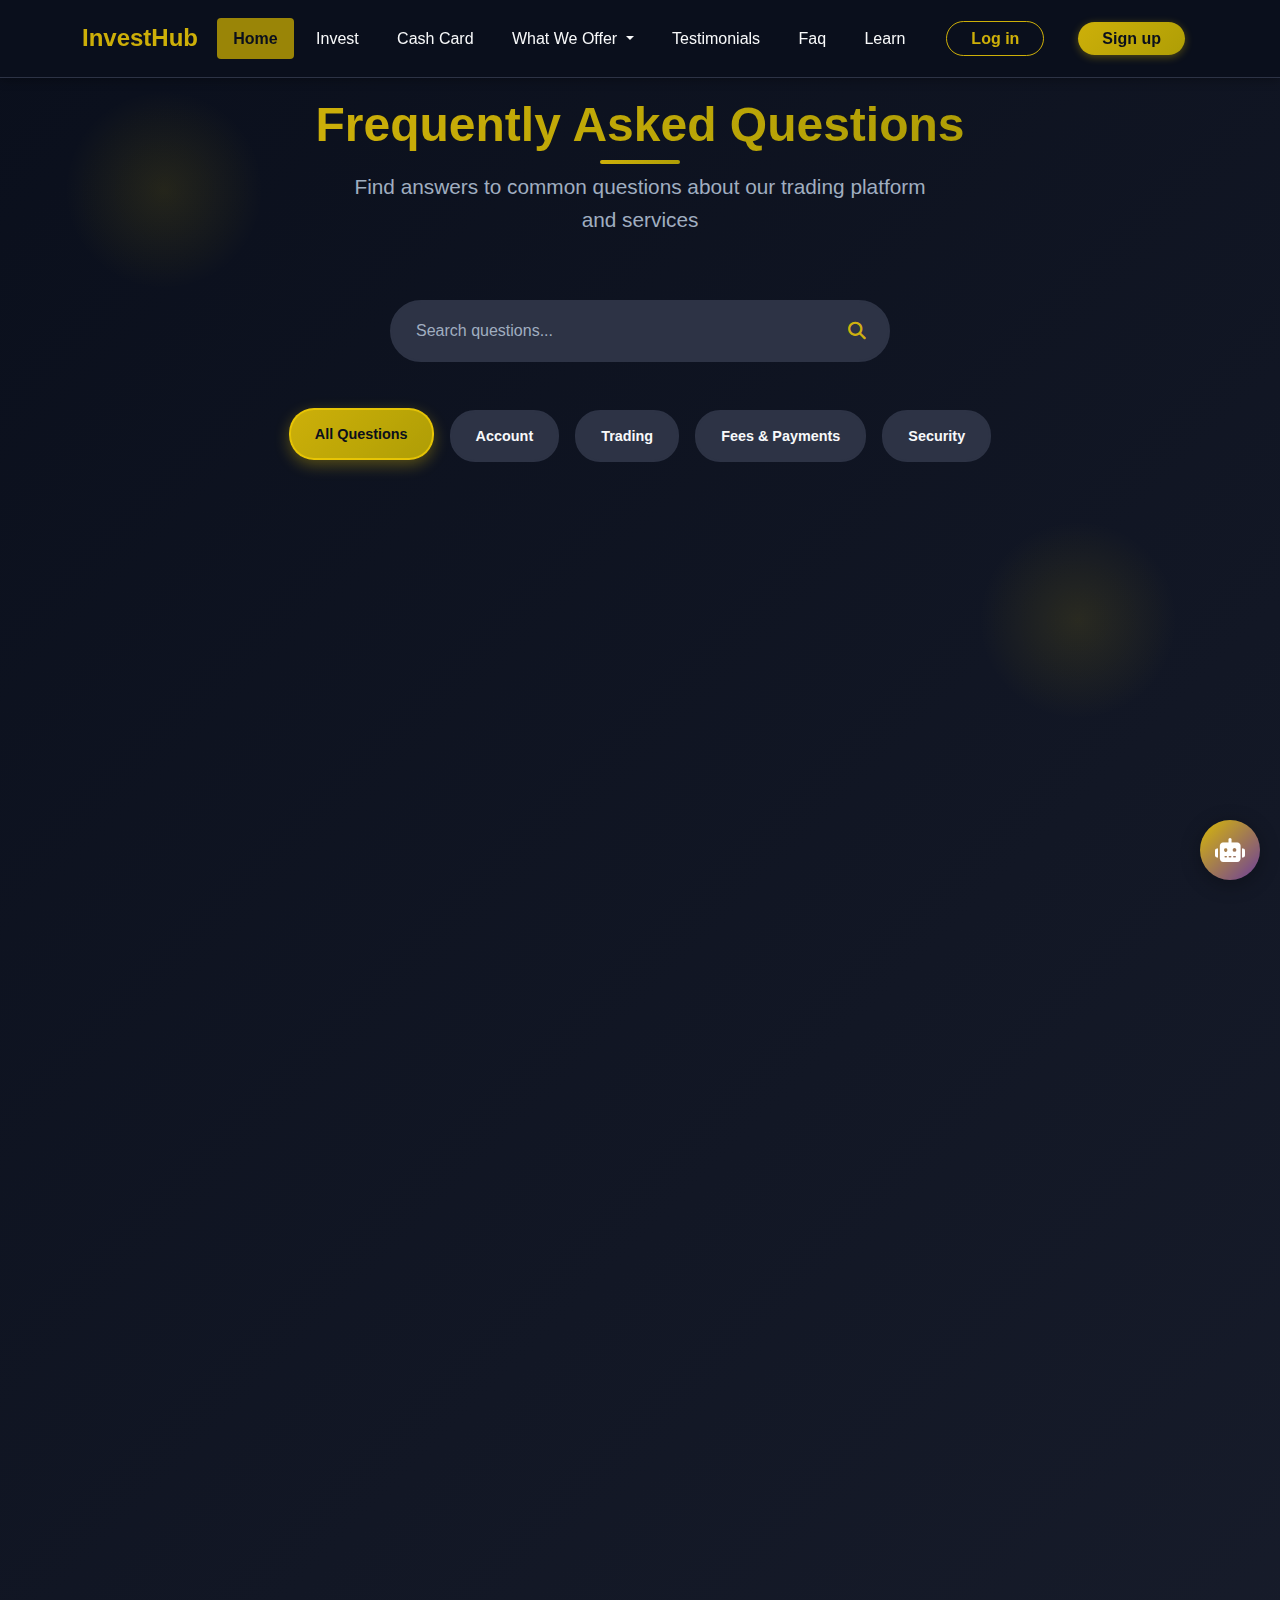
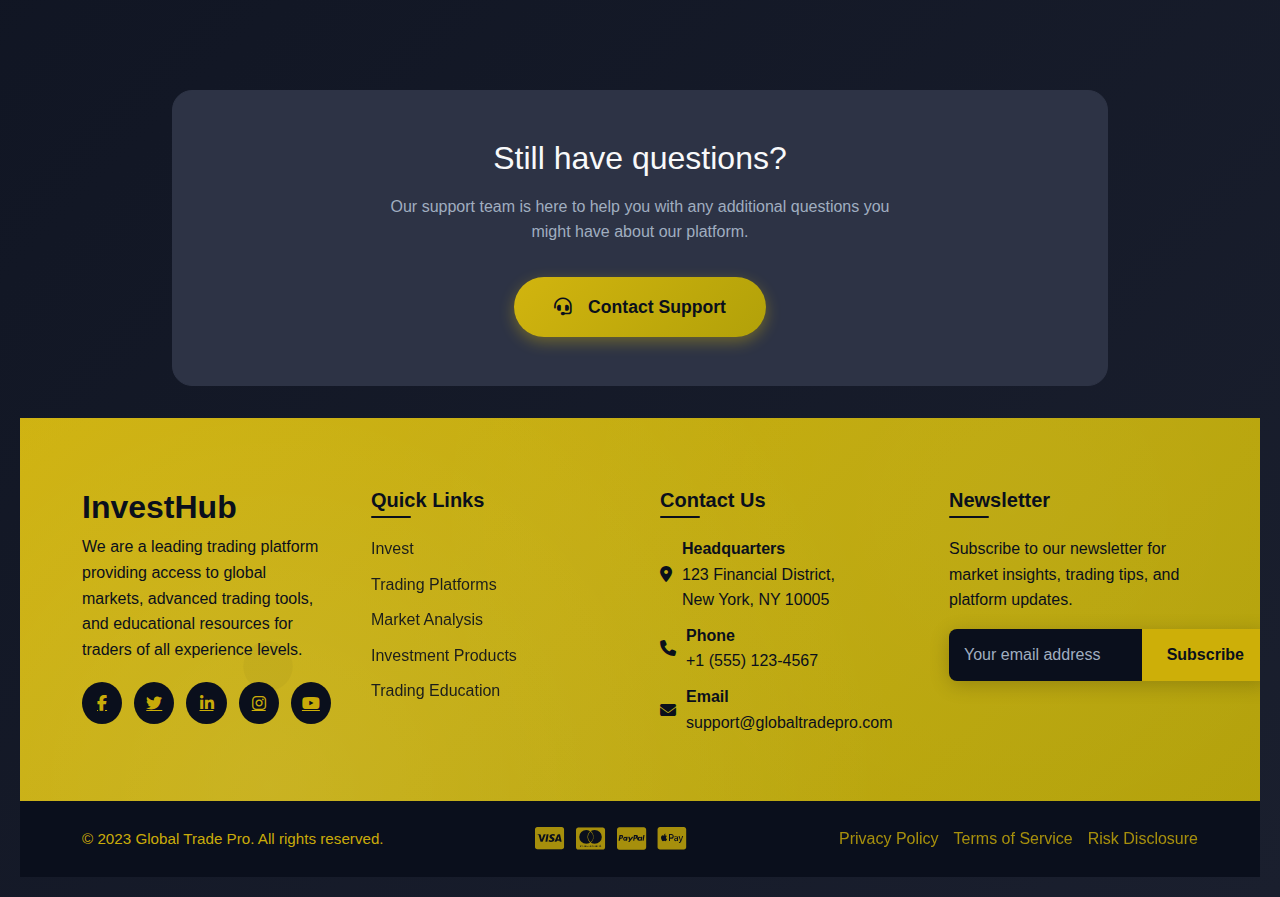
<file: faq.html>
<!DOCTYPE html>
<html lang="en">

<head>
    <meta charset="UTF-8">
    <meta name="viewport" content="width=device-width, initial-scale=1.0">
    <link rel="icon" href="/images/favico.png" type="image/x-icon">
    <title>FAQ - InvestHub</title>
    <link rel="stylesheet" href="https://cdn.jsdelivr.net/npm/bootstrap@5.3.8/dist/css/bootstrap.min.css">
    <link rel="stylesheet" href="/css/style.css">
    <link rel="stylesheet" href="https://cdnjs.cloudflare.com/ajax/libs/animate.css/4.1.1/animate.min.css">
    <link rel="stylesheet" href="https://cdnjs.cloudflare.com/ajax/libs/font-awesome/6.5.1/css/all.min.css">
    <link href="https://unpkg.com/aos@2.3.1/dist/aos.css" rel="stylesheet">
    <link rel="stylesheet" href="/css/owl.carousel.min.css">
    <link rel="stylesheet" href="/css/owl.theme.default.min.css">


    <style>
        :root {
            --dark-primary: #0a0f1c;
            --dark-secondary: #1a1f2e;
            --dark-tertiary: #2d3345;
            --gold-primary: #ecc906dc;
            --gold-secondary: #bfac03e8;
            --gold-dark: #b59b04d8;
            --gold-gradient: linear-gradient(135deg, #ecc906dc 0%, #bfac03e8 100%);
            --dark-gradient: linear-gradient(135deg, #0a0f1c 0%, #1a1f2e 100%);
            --text-light: #f8f9fa;
            --text-muted: #a0aec0;
            --text-dark: #2d3748;
            --border-color: #2d3345;
        }

        * {
            margin: 0;
            padding: 0;
            box-sizing: border-box;
        }

        body {
            font-family: 'Segoe UI', Tahoma, Geneva, Verdana, sans-serif;
            background: var(--dark-gradient);
            color: var(--text-light);
            line-height: 1.6;
            min-height: 100vh;
            padding: 20px;
        }

        .faq-container {
            max-width: 1000px;
            margin: 0 auto;
            padding: 2rem;
        }

        .faq-header {
            text-align: center;
            margin-bottom: 4rem;
            position: relative;
        }

        .faq-title {
            font-size: 3rem;
            font-weight: 800;
            margin-bottom: 1rem;
            margin-top: 4rem;
            background: var(--gold-gradient);
            -webkit-background-clip: text;
            -webkit-text-fill-color: transparent;
            background-clip: text;
            position: relative;
            display: inline-block;
        }

        .faq-subtitle {
            font-size: 1.3rem;
            color: var(--text-muted);
            max-width: 600px;
            margin: 0 auto;
        }

        .faq-title::after {
            content: '';
            position: absolute;
            bottom: -10px;
            left: 50%;
            transform: translateX(-50%);
            width: 80px;
            height: 4px;
            background: var(--gold-gradient);
            border-radius: 2px;
        }

        .faq-search {
            max-width: 500px;
            margin: 0 auto 3rem;
            position: relative;
        }

        .search-input {
            width: 100%;
            padding: 1rem 1.5rem;
            background: var(--dark-tertiary);
            border: 2px solid var(--border-color);
            border-radius: 50px;
            color: var(--text-light);
            font-size: 1rem;
            transition: all 0.3s ease;
        }

        .search-input:focus {
            outline: none;
            border-color: var(--gold-primary);
            box-shadow: 0 0 0 3px rgba(255, 215, 0, 0.1);
            background: var(--dark-secondary);
        }

        .search-input::placeholder {
            color: var(--text-muted);
        }

        .search-icon {
            position: absolute;
            right: 1.5rem;
            top: 50%;
            transform: translateY(-50%);
            color: var(--gold-primary);
            font-size: 1.1rem;
        }

        .faq-categories {
            display: flex;
            justify-content: center;
            gap: 1rem;
            margin-bottom: 3rem;
            flex-wrap: wrap;
        }

        .category-btn {
            background: var(--dark-tertiary);
            border: 2px solid var(--border-color);
            color: var(--text-light);
            padding: 0.8rem 1.5rem;
            border-radius: 25px;
            font-weight: 600;
            cursor: pointer;
            transition: all 0.3s ease;
            font-size: 0.9rem;
        }

        .category-btn.active,
        .category-btn:hover {
            background: var(--gold-gradient);
            color: var(--dark-primary);
            border-color: var(--gold-primary);
            transform: translateY(-2px);
            box-shadow: 0 5px 15px rgba(255, 215, 0, 0.3);
        }

        .faq-items {
            display: grid;
            gap: 1.5rem;
        }

        .faq-item {
            background: var(--dark-secondary);
            border: 1px solid var(--border-color);
            border-radius: 20px;
            overflow: hidden;
            transition: all 0.4s cubic-bezier(0.175, 0.885, 0.32, 1.275);
            box-shadow: 0 5px 20px rgba(0, 0, 0, 0.2);
        }

        .faq-item.active {
            background: var(--dark-tertiary);
            border-color: var(--gold-primary);
            box-shadow: 0 10px 30px rgba(255, 215, 0, 0.15);
            transform: translateY(-5px);
        }

        .faq-question {
            padding: 1.5rem 2rem;
            display: flex;
            justify-content: space-between;
            align-items: center;
            cursor: pointer;
            transition: all 0.3s ease;
        }

        .faq-question:hover {
            background: rgba(255, 215, 0, 0.05);
        }

        .question-text {
            font-size: 1.1rem;
            font-weight: 600;
            color: var(--text-light);
            flex: 1;
            margin-right: 1rem;
        }

        .faq-icon {
            width: 40px;
            height: 40px;
            background: var(--gold-gradient);
            border-radius: 50%;
            display: flex;
            align-items: center;
            justify-content: center;
            color: var(--dark-primary);
            font-size: 1rem;
            transition: all 0.3s ease;
            flex-shrink: 0;
        }

        .faq-item.active .faq-icon {
            transform: rotate(180deg);
            background: var(--dark-primary);
            color: var(--gold-primary);
        }

        .faq-answer {
            padding: 0 2rem;
            max-height: 0;
            overflow: hidden;
            transition: all 0.4s cubic-bezier(0.175, 0.885, 0.32, 1.275);
            opacity: 0;
        }

        .faq-item.active .faq-answer {
            padding: 0 2rem 1.5rem;
            max-height: 500px;
            opacity: 1;
        }

        .answer-content {
            color: var(--text-muted);
            line-height: 1.7;
            font-size: 1rem;
        }

        .answer-content p {
            margin-bottom: 1rem;
        }

        .answer-content ul {
            margin-left: 1.5rem;
            margin-bottom: 1rem;
        }

        .answer-content li {
            margin-bottom: 0.5rem;
            position: relative;
        }

        .answer-content li::before {
            content: '•';
            color: var(--gold-primary);
            font-weight: bold;
            position: absolute;
            left: -1rem;
        }

        .no-results {
            text-align: center;
            padding: 3rem;
            color: var(--text-muted);
            display: none;
        }

        .no-results i {
            font-size: 3rem;
            margin-bottom: 1rem;
            color: var(--gold-primary);
            opacity: 0.5;
        }

        .faq-cta {
            text-align: center;
            margin-top: 4rem;
            padding: 3rem;
            background: var(--dark-tertiary);
            border-radius: 20px;
            border: 1px solid var(--border-color);
        }

        .faq-cta h3 {
            font-size: 2rem;
            margin-bottom: 1rem;
            color: var(--text-light);
        }

        .faq-cta p {
            color: var(--text-muted);
            margin-bottom: 2rem;
            max-width: 500px;
            margin-left: auto;
            margin-right: auto;
        }

        .cta-button {
            background: var(--gold-gradient);
            border: none;
            color: var(--dark-primary);
            padding: 1rem 2.5rem;
            border-radius: 50px;
            font-weight: 700;
            font-size: 1.1rem;
            cursor: pointer;
            transition: all 0.3s ease;
            box-shadow: 0 5px 15px rgba(255, 215, 0, 0.3);
        }

        .cta-button:hover {
            transform: translateY(-3px);
            box-shadow: 0 8px 25px rgba(255, 215, 0, 0.4);
        }

        /* Gold accent elements */
        .faq-accent {
            position: absolute;
            width: 200px;
            height: 200px;
            background: radial-gradient(circle, rgba(255, 215, 0, 0.1) 0%, rgba(255, 215, 0, 0) 70%);
            border-radius: 50%;
            z-index: -1;
        }

        .accent-1 {
            top: 10%;
            left: 5%;
        }

        .accent-2 {
            bottom: 20%;
            right: 8%;
        }

        /* Animations */
        @keyframes fadeInUp {
            from {
                opacity: 0;
                transform: translateY(30px);
            }

            to {
                opacity: 1;
                transform: translateY(0);
            }
        }

        .faq-item {
            animation: fadeInUp 0.6s ease forwards;
            opacity: 0;
        }

        .faq-item:nth-child(1) {
            animation-delay: 0.1s;
        }

        .faq-item:nth-child(2) {
            animation-delay: 0.2s;
        }

        .faq-item:nth-child(3) {
            animation-delay: 0.3s;
        }

        .faq-item:nth-child(4) {
            animation-delay: 0.4s;
        }

        .faq-item:nth-child(5) {
            animation-delay: 0.5s;
        }

        .faq-item:nth-child(6) {
            animation-delay: 0.6s;
        }

        .faq-item:nth-child(7) {
            animation-delay: 0.7s;
        }

        .faq-item:nth-child(8) {
            animation-delay: 0.8s;
        }

        /* Responsive Design */
        @media (max-width: 768px) {
            .faq-container {
                padding: 1rem;
            }

            .faq-title {
                font-size: 2.5rem;
                margin-top: 5rem;
            }

            .faq-subtitle {
                font-size: 1.1rem;
            }

            .faq-question {
                padding: 1.25rem 1.5rem;
            }

            .question-text {
                font-size: 1rem;
            }

            .faq-answer {
                padding: 0 1.5rem;
            }

            .faq-item.active .faq-answer {
                padding: 0 1.5rem 1.25rem;
            }

            .faq-categories {
                gap: 0.5rem;
            }

            .category-btn {
                padding: 0.6rem 1.2rem;
                font-size: 0.85rem;
            }

            .faq-cta {
                padding: 2rem 1.5rem;
            }

            .faq-cta h3 {
                font-size: 1.5rem;
            }
        }

        @media (max-width: 480px) {
            .faq-title {
                font-size: 2rem;
                margin-top: 4rem;
            }

            .faq-question {
                padding: 1rem 1.25rem;
            }

            .faq-icon {
                width: 35px;
                height: 35px;
                font-size: 0.9rem;
            }

            .faq-accent {
                display: none;
            }
        }

        /* AI Assistant Styles */
        .ai-assistant-container {
            position: fixed;
            bottom: 20px;
            right: 20px;
            z-index: 1000;
            font-family: 'Segoe UI', Tahoma, Geneva, Verdana, sans-serif;
        }

        .ai-assistant-btn {
            width: 60px;
            height: 60px;
            background: linear-gradient(135deg, rgba(255, 217, 0, 0.838), #6d3e9c 100%);
            border-radius: 50%;
            display: flex;
            align-items: center;
            justify-content: center;
            color: white;
            font-size: 24px;
            cursor: pointer;
            box-shadow: 0 4px 20px rgba(0, 0, 0, 0.3);
            transition: all 0.3s ease;
            border: none;
            animation: pulse 2s infinite;
        }

        .ai-assistant-btn:hover {
            transform: scale(1.1);
            box-shadow: 0 6px 25px rgba(0, 0, 0, 0.4);
        }

        .ai-assistant-chat {
            position: absolute;
            bottom: 80px;
            right: 0;
            width: 350px;
            height: 500px;
            background: white;
            border-radius: 20px;
            box-shadow: 0 10px 40px rgba(0, 0, 0, 0.2);
            display: none;
            flex-direction: column;
            overflow: hidden;
            border: 1px solid #e1e5e9;
        }

        .ai-assistant-chat.active {
            display: flex;
            animation: slideUp 0.3s ease;
        }

        .ai-chat-header {
            background: linear-gradient(135deg, rgb(225, 195, 23) 0%, #764ba2 100%);
            color: white;
            padding: 15px 20px;
            display: flex;
            align-items: center;
            justify-content: space-between;
        }

        .ai-chat-title {
            display: flex;
            align-items: center;
            gap: 10px;
            font-weight: 600;
        }

        .ai-chat-close {
            background: none;
            border: none;
            color: white;
            font-size: 18px;
            cursor: pointer;
            padding: 5px;
        }

        .ai-chat-messages {
            flex: 1;
            padding: 20px;
            overflow-y: auto;
            background: #f8f9fa;
        }

        .ai-message {
            margin-bottom: 15px;
            display: flex;
            align-items: flex-start;
            gap: 10px;
        }

        .ai-message.user {
            flex-direction: row-reverse;
        }

        .ai-avatar {
            width: 32px;
            height: 32px;
            border-radius: 50%;
            display: flex;
            align-items: center;
            justify-content: center;
            font-size: 14px;
            font-weight: 600;
        }

        .ai-avatar.bot {
            background: linear-gradient(135deg, rgba(255, 217, 0, 0.801) 0%, #7b55a1 100%);
            color: white;
        }

        .ai-avatar.user {
            background: #e9ecef;
            color: #495057;
        }

        .ai-message-content {
            max-width: 70%;
            padding: 12px 16px;
            border-radius: 18px;
            font-size: 14px;
            line-height: 1.4;
        }

        .ai-message.bot .ai-message-content {
            background: white;
            color: #333;
            border-bottom-left-radius: 4px;
        }

        .ai-message.user .ai-message-content {
            background: linear-gradient(135deg, rgb(216, 185, 13) 0%, #704b94 100%);
            color: white;
            border-bottom-right-radius: 4px;
        }

        .ai-chat-input {
            padding: 15px 20px;
            border-top: 1px solid #e1e5e9;
            background: white;
        }

        .ai-input-group {
            display: flex;
            gap: 10px;
            align-items: center;
        }

        .ai-input {
            flex: 1;
            padding: 12px 16px;
            border: 1px solid #e1e5e9;
            border-radius: 25px;
            outline: none;
            font-size: 14px;
            transition: border-color 0.3s ease;
        }

        .ai-input:focus {
            border-color: goldenrod;
        }

        .ai-send-btn {
            background: linear-gradient(135deg, rgba(245, 210, 10, 0.87) 0%, #764ba2 100%);
            border: none;
            width: 40px;
            height: 40px;
            border-radius: 50%;
            color: white;
            cursor: pointer;
            display: flex;
            align-items: center;
            justify-content: center;
            transition: all 0.3s ease;
        }

        .ai-send-btn:hover {
            transform: scale(1.05);
        }

        .ai-quick-actions {
            display: flex;
            flex-wrap: wrap;
            gap: 8px;
            margin-top: 10px;
        }

        .ai-quick-btn {
            background: #f8f9fa;
            border: 1px solid #e1e5e9;
            border-radius: 15px;
            padding: 6px 12px;
            font-size: 12px;
            cursor: pointer;
            transition: all 0.3s ease;
        }

        .ai-quick-btn:hover {
            background: rgba(222, 189, 3, 0.63);
            color: rgb(96, 70, 4);
            border-color: #b4c0fa;
        }

        .ai-typing {
            display: flex;
            align-items: center;
            gap: 5px;
            color: #6c757d;
            font-size: 12px;
            margin-top: 5px;
        }

        .ai-typing-dots {
            display: flex;
            gap: 3px;
        }

        .ai-typing-dot {
            width: 4px;
            height: 4px;
            background: #6c757d;
            border-radius: 50%;
            animation: typing 1.4s infinite ease-in-out;
        }

        .ai-typing-dot:nth-child(1) {
            animation-delay: -0.32s;
        }

        .ai-typing-dot:nth-child(2) {
            animation-delay: -0.16s;
        }

        @keyframes pulse {
            0% {
                transform: scale(1);
            }

            50% {
                transform: scale(1.05);
            }

            100% {
                transform: scale(1);
            }
        }

        @keyframes slideUp {
            from {
                opacity: 0;
                transform: translateY(20px);
            }

            to {
                opacity: 1;
                transform: translateY(0);
            }
        }

        @keyframes typing {

            0%,
            60%,
            100% {
                transform: translateY(0);
            }

            30% {
                transform: translateY(-5px);
            }
        }

        /* Responsive */
        @media (max-width: 768px) {
            .ai-assistant-chat {
                width: 300px;
                height: 400px;
            }

            .ai-assistant-container {
                bottom: 10px;
                right: 10px;
            }
        }

        @media (max-width: 480px) {
            .ai-assistant-chat {
                width: calc(100vw - 40px);
                right: -10px;
            }
        }
    </style>
</head>

<body>


    <nav class="navbar navbar-expand-lg navbar-trade fixed-top mb-0">
        <div class="container">
            <a class="navbar-brand" href="#">
                InvestHub
            </a>
            <button class="navbar-toggler" type="button" data-bs-toggle="collapse" data-bs-target="#navbarNavDropdown"
                aria-controls="navbarNavDropdown" aria-expanded="false" aria-label="Toggle navigation">
                <span class="navbar-toggler-icon"></span>
            </button>
            <div class="collapse navbar-collapse" id="navbarNavDropdown">
                <ul class="navbar-nav me-auto mb-2 mb-lg-0">
                    <li class="nav-item">
                        <a class="nav-link active" aria-current="page" href="/index.html">Home</a>
                    </li>
                    <li class="nav-item">
                        <a class="nav-link" href="/invest.html">Invest</a>
                    </li>
                    <li class="nav-item">
                        <a class="nav-link" href="/cashcard.html">Cash Card</a>
                    </li>
                    <li class="nav-item dropdown">
                        <a class="nav-link dropdown-toggle" href="#" role="button" data-bs-toggle="dropdown"
                            aria-expanded="false">
                            What We Offer
                        </a>
                        <ul class="dropdown-menu">
                            <li><a class="dropdown-item" href="/invest.html">Invest</a></li>
                            <li><a class="dropdown-item" href="/trading.html">Trading</a></li>
                            <li><a class="dropdown-item" href="#">Banking</a></li>
                            <li><a class="dropdown-item" href="/stock.html">Stocks & ETFs</a></li>
                            <li><a class="dropdown-item" href="#">Crypto</a></li>
                            <li><a class="dropdown-item" href="/explore.html">Explore</a></li>
                        </ul>
                    </li>
                    <li class="nav-item">
                        <a class="nav-link" href="/testimonial.html">Testimonials</a>
                    </li>
                    <li class="nav-item">
                        <a class="nav-link" href="/faq.html">Faq</a>
                    </li>

                    <li class="nav-item">
                        <a class="nav-link" href="/learn.html">Learn</a>
                    </li>
                </ul>
                <div class="d-flex btn-container">
                    <button class="btn btn-login me-2 "><a href="/login.html" class="log">Log in</a></button>
                    <button class="btn btn-signup"><a href="./signup.html" class="sign">Sign up</a></button>
                </div>
            </div>
        </div>
    </nav>


    <div class="faq-container">
        <div class="faq-header">
            <h1 class="faq-title">Frequently Asked Questions</h1>
            <p class="faq-subtitle">Find answers to common questions about our trading platform and services</p>
        </div>

        <div class="faq-search">
            <input type="text" class="search-input" placeholder="Search questions..." id="searchInput">
            <i class="fas fa-search search-icon"></i>
        </div>

        <div class="faq-categories">
            <button class="category-btn active" data-category="all">All Questions</button>
            <button class="category-btn" data-category="account">Account</button>
            <button class="category-btn" data-category="trading">Trading</button>
            <button class="category-btn" data-category="fees">Fees & Payments</button>
            <button class="category-btn" data-category="security">Security</button>
        </div>

        <div class="faq-items" id="faqItems">
            <!-- FAQ populated by JavaScript -->
        </div>

        <div class="no-results" id="noResults">
            <i class="fas fa-search"></i>
            <h3>No results found</h3>
            <p>Try adjusting your search or filter to find what you're looking for.</p>
        </div>

        <div class="faq-cta">
            <h3>Still have questions?</h3>
            <p>Our support team is here to help you with any additional questions you might have about our platform.</p>
            <button class="cta-button">
                <i class="fas fa-headset"></i> Contact Support
            </button>
        </div>

        <!-- Gold accent elements -->
        <div class="faq-accent accent-1"></div>
        <div class="faq-accent accent-2"></div>
    </div>

    <!-- AI Assistant -->
    <div class="ai-assistant-container">
        <button class="ai-assistant-btn" id="aiAssistantBtn">
            <i class="fas fa-robot"></i>
        </button>

        <div class="ai-assistant-chat" id="aiAssistantChat">
            <div class="ai-chat-header">
                <div class="ai-chat-title">
                    <i class="fas fa-robot"></i>
                    InvestHub AI Assistant
                </div>
                <button class="ai-chat-close" id="aiChatClose">
                    <i class="fas fa-times"></i>
                </button>
            </div>

            <div class="ai-chat-messages" id="aiChatMessages">
                <div class="ai-message bot">
                    <div class="ai-avatar bot">AI</div>
                    <div class="ai-message-content">
                        Hello! I'm your InvestHub AI assistant. How can I help you with your trading and investment
                        questions today?
                    </div>
                </div>
            </div>

            <div class="ai-chat-input">
                <div class="ai-input-group">
                    <input type="text" class="ai-input" id="aiInput" placeholder="Ask about trading, investments...">
                    <button class="ai-send-btn" id="aiSendBtn">
                        <i class="fas fa-paper-plane"></i>
                    </button>
                </div>

                <div class="ai-quick-actions">
                    <button class="ai-quick-btn" data-question="How do I start investing?">Start Investing</button>
                    <button class="ai-quick-btn" data-question="What are the best stocks to buy?">Stock Picks</button>
                    <button class="ai-quick-btn" data-question="Explain cryptocurrency trading">Crypto Guide</button>
                    <button class="ai-quick-btn" data-question="Portfolio diversification tips">Diversification</button>
                </div>
            </div>
        </div>
    </div>

    <!--FOOTER-->

    <footer class="footer">
        <div class="container">
            <div class="footer-content">
                <div class="footer-section">
                    <h2 class="footer-brand mb-15"><a href="#" class="foot">InvestHub</a></h2>
                    <p class="firstp">We are a leading trading platform providing access to global markets, advanced
                        trading tools, and educational resources for traders of all experience levels.</p>
                    <div class="social-links">
                        <a href="#"><i class="fab fa-facebook-f"></i></a>
                        <a href="#"><i class="fab fa-twitter"></i></a>
                        <a href="#"><i class="fab fa-linkedin-in"></i></a>
                        <a href="#"><i class="fab fa-instagram"></i></a>
                        <a href="#"><i class="fab fa-youtube"></i></a>
                    </div>
                </div>

                <div class="footer-section">
                    <h3>Quick Links</h3>
                    <ul class="footer-links">
                        <li><a href="/invest.html">Invest</a></li>
                        <li><a href="#">Trading Platforms</a></li>
                        <li><a href="/stock.html">Market Analysis</a></li>
                        <li><a href="#">Investment Products</a></li>
                        <li><a href="/learn.html">Trading Education</a></li>

                    </ul>
                </div>

                <div class="footer-section">
                    <h3>Contact Us</h3>
                    <ul class="contact-info">
                        <li>
                            <i class="fas fa-map-marker-alt"></i>
                            <div>
                                <strong>Headquarters</strong><br>
                                123 Financial District,<br>
                                New York, NY 10005
                            </div>
                        </li>
                        <li>
                            <i class="fas fa-phone"></i>
                            <div>
                                <strong>Phone</strong><br>
                                +1 (555) 123-4567
                            </div>
                        </li>
                        <li>
                            <i class="fas fa-envelope"></i>
                            <div>
                                <strong>Email</strong><br>
                                support@globaltradepro.com
                            </div>
                        </li>
                    </ul>
                </div>

                <div class="footer-section">
                    <h3>Newsletter</h3>
                    <p>Subscribe to our newsletter for market insights, trading tips, and platform updates.</p>
                    <form class="newsletter-form">
                        <input type="email" placeholder="Your email address" required>
                        <button type="submit">Subscribe</button>
                    </form>
                </div>
            </div>
        </div>

        <div class="footer-bottom">
            <div class="container">
                <div class="footer-bottom-content">
                    <p>&copy; 2023 Global Trade Pro. All rights reserved.</p>

                    <div class="payment-methods">
                        <i class="fab fa-cc-visa"></i>
                        <i class="fab fa-cc-mastercard"></i>
                        <i class="fab fa-cc-paypal"></i>
                        <i class="fab fa-cc-apple-pay"></i>
                    </div>

                    <div class="legal-links">
                        <a href="#">Privacy Policy</a>
                        <a href="#">Terms of Service</a>
                        <a href="#">Risk Disclosure</a>
                    </div>
                </div>
            </div>
        </div>
    </footer>


    <script>
        // FAQ Data
        const faqData = [
            {
                question: "How do I create a trading account?",
                answer: "Creating a trading account is simple. Click the 'Sign Up' button in the top navigation, fill in your personal details, verify your email address, and complete the identity verification process. Once approved, you can fund your account and start trading.",
                category: "account"
            },
            {
                question: "What is the minimum deposit required?",
                answer: "The minimum deposit to start trading is $100. However, we recommend starting with at least $500 to have adequate risk management and trading flexibility. Different account types may have varying minimum deposit requirements.",
                category: "account"
            },
            {
                question: "How secure is my funds and personal information?",
                answer: "We employ bank-level security measures including:<ul><li>256-bit SSL encryption</li><li>Two-factor authentication (2FA)</li><li>Segregated client funds</li><li>Regular security audits</li><li>Cold storage for digital assets</li></ul>Your funds and data are protected with the highest security standards.",
                category: "security"
            },
            {
                question: "What trading instruments are available?",
                answer: "We offer a wide range of trading instruments including:<ul><li>Forex (50+ currency pairs)</li><li>Stocks (1000+ global companies)</li><li>Cryptocurrencies (50+ digital assets)</li><li>Commodities (Gold, Oil, Silver)</li><li>Indices (S&P 500, NASDAQ, etc.)</li><li>ETFs and Mutual Funds</li></ul>",
                category: "trading"
            },
            {
                question: "What are the trading fees and commissions?",
                answer: "Our fee structure is transparent and competitive:<ul><li>Zero commission on stock trades</li><li>Forex spreads from 0.8 pips</li><li>Crypto trading fees: 0.1%</li><li>No deposit or withdrawal fees</li><li>Inactivity fee only after 12 months</li></ul>All fees are clearly displayed before you execute any trade.",
                category: "fees"
            },
            {
                question: "How long do withdrawals take to process?",
                answer: "Withdrawal processing times vary by method:<ul><li>Bank transfers: 1-3 business days</li><li>Credit/Debit cards: 1-2 business days</li><li>E-wallets (PayPal, Skrill): Instant to 24 hours</li><li>Crypto withdrawals: Usually within 2 hours</li></ul>First-time withdrawals may require additional verification.",
                category: "fees"
            },
            {
                question: "Can I use automated trading strategies?",
                answer: "Yes, we fully support automated trading. You can use:<ul><li>Expert Advisors (EAs) on MT4/MT5</li><li>API trading for custom algorithms</li><li>Copy trading from successful traders</li><li>Pre-built trading robots</li></ul>All automated strategies must comply with our trading rules.",
                category: "trading"
            },
            {
                question: "What educational resources are available?",
                answer: "We provide comprehensive educational materials:<ul><li>Daily market analysis and webinars</li><li>Trading courses for all skill levels</li><li>Video tutorials and eBooks</li><li>Economic calendar</li><li>1-on-1 coaching sessions</li><li>Demo account with virtual $50,000</li></ul>",
                category: "account"
            },
            {
                question: "Is there a mobile trading app?",
                answer: "Yes, we offer fully-featured mobile apps for both iOS and Android. Our mobile app includes:<ul><li>Real-time price quotes and charts</li><li>Full trading functionality</li><li>Portfolio management</li><li>Push notifications</li><li>Biometric login</li><li>24/7 customer support</li></ul>Download from App Store or Google Play.",
                category: "trading"
            },
            {
                question: "What happens if the platform experiences downtime?",
                answer: "While our platform maintains 99.9% uptime, in rare cases of downtime:<ul><li>All open positions remain active</li><li>Stop-loss and take-profit orders execute as set</li><li>We provide real-time updates via email and social media</li><li>Alternative trading methods are available</li><li>Customer support remains operational 24/7</li></ul>",
                category: "security"
            }
        ];

        // Initialize FAQ
        document.addEventListener('DOMContentLoaded', function () {
            const faqItems = document.getElementById('faqItems');
            const searchInput = document.getElementById('searchInput');
            const categoryBtns = document.querySelectorAll('.category-btn');
            const noResults = document.getElementById('noResults');

            let currentCategory = 'all';
            let currentSearch = '';

            // Render FAQ items
            function renderFAQ() {
                faqItems.innerHTML = '';
                let filteredItems = faqData;

                // Filter by category
                if (currentCategory !== 'all') {
                    filteredItems = filteredItems.filter(item => item.category === currentCategory);
                }

                // Filter by search
                if (currentSearch) {
                    const searchTerm = currentSearch.toLowerCase();
                    filteredItems = filteredItems.filter(item =>
                        item.question.toLowerCase().includes(searchTerm) ||
                        item.answer.toLowerCase().includes(searchTerm)
                    );
                }

                // Show/hide no results message
                if (filteredItems.length === 0) {
                    noResults.style.display = 'block';
                } else {
                    noResults.style.display = 'none';
                }

                // Render items
                filteredItems.forEach((item, index) => {
                    const faqItem = document.createElement('div');
                    faqItem.className = 'faq-item';
                    faqItem.setAttribute('data-category', item.category);

                    faqItem.innerHTML = `
                        <div class="faq-question">
                            <span class="question-text">${item.question}</span>
                            <div class="faq-icon">
                                <i class="fas fa-chevron-down"></i>
                            </div>
                        </div>
                        <div class="faq-answer">
                            <div class="answer-content">${item.answer}</div>
                        </div>
                    `;

                    faqItems.appendChild(faqItem);

                    // Add click event to toggle answer
                    const question = faqItem.querySelector('.faq-question');
                    question.addEventListener('click', () => {
                        faqItem.classList.toggle('active');
                    });
                });
            }

            // Search functionality
            searchInput.addEventListener('input', function (e) {
                currentSearch = e.target.value;
                renderFAQ();
            });

            // Category filter
            categoryBtns.forEach(btn => {
                btn.addEventListener('click', function () {
                    categoryBtns.forEach(b => b.classList.remove('active'));
                    this.classList.add('active');
                    currentCategory = this.getAttribute('data-category');
                    renderFAQ();
                });
            });

            // Initial render
            renderFAQ();
        });
    </script>

    <script>
        // AI Assistant Functionality
        document.addEventListener('DOMContentLoaded', function () {
            const aiBtn = document.getElementById('aiAssistantBtn');
            const aiChat = document.getElementById('aiAssistantChat');
            const aiClose = document.getElementById('aiChatClose');
            const aiMessages = document.getElementById('aiChatMessages');
            const aiInput = document.getElementById('aiInput');
            const aiSend = document.getElementById('aiSendBtn');
            const quickBtns = document.querySelectorAll('.ai-quick-btn');

            // Toggle chat window
            aiBtn.addEventListener('click', function () {
                aiChat.classList.toggle('active');
            });

            aiClose.addEventListener('click', function () {
                aiChat.classList.remove('active');
            });

            // Send message function
            function sendMessage() {
                const message = aiInput.value.trim();
                if (message) {
                    addMessage(message, 'user');
                    aiInput.value = '';

                    // Show typing indicator
                    showTypingIndicator();

                    // Simulate AI response after delay
                    setTimeout(() => {
                        removeTypingIndicator();
                        const response = generateAIResponse(message);
                        addMessage(response, 'bot');
                    }, 1000 + Math.random() * 2000);
                }
            }

            // Send message on button click
            aiSend.addEventListener('click', sendMessage);

            // Send message on Enter key
            aiInput.addEventListener('keypress', function (e) {
                if (e.key === 'Enter') {
                    sendMessage();
                }
            });

            // Quick action buttons
            quickBtns.forEach(btn => {
                btn.addEventListener('click', function () {
                    const question = this.getAttribute('data-question');
                    aiInput.value = question;
                    sendMessage();
                });
            });

            // Add message to chat
            function addMessage(text, sender) {
                const messageDiv = document.createElement('div');
                messageDiv.className = `ai-message ${sender}`;

                const avatar = document.createElement('div');
                avatar.className = `ai-avatar ${sender}`;
                avatar.textContent = sender === 'bot' ? 'AI' : 'You';

                const content = document.createElement('div');
                content.className = 'ai-message-content';
                content.textContent = text;

                messageDiv.appendChild(avatar);
                messageDiv.appendChild(content);
                aiMessages.appendChild(messageDiv);

                // Scroll to bottom
                aiMessages.scrollTop = aiMessages.scrollHeight;
            }

            // Show typing indicator
            function showTypingIndicator() {
                const typingDiv = document.createElement('div');
                typingDiv.className = 'ai-typing';
                typingDiv.id = 'typingIndicator';

                typingDiv.innerHTML = `
                    <div class="ai-avatar bot">AI</div>
                    <div class="ai-message-content">
                        <div class="ai-typing-dots">
                            <div class="ai-typing-dot"></div>
                            <div class="ai-typing-dot"></div>
                            <div class="ai-typing-dot"></div>
                        </div>
                    </div>
                `;

                aiMessages.appendChild(typingDiv);
                aiMessages.scrollTop = aiMessages.scrollHeight;
            }

            // Remove typing indicator
            function removeTypingIndicator() {
                const typingIndicator = document.getElementById('typingIndicator');
                if (typingIndicator) {
                    typingIndicator.remove();
                }
            }

            // Generate AI responses based on user input
            function generateAIResponse(userMessage) {
                const lowerMessage = userMessage.toLowerCase();

                // Trading and investment responses
                if (lowerMessage.includes('start') && lowerMessage.includes('invest')) {
                    return "To start investing with InvestHub:\n\n1. Create your free account\n2. Complete identity verification\n3. Deposit funds (minimum $1)\n4. Explore our investment options\n5. Start with a diversified portfolio\n\nWould you like me to explain any specific investment type?";
                }

                if (lowerMessage.includes('stock') && (lowerMessage.includes('buy') || lowerMessage.includes('pick'))) {
                    return "While I can't provide specific investment advice, I can suggest:\n\n• Consider diversified ETFs for beginners\n• Research companies with strong fundamentals\n• Look at growth sectors like technology and renewable energy\n• Always diversify your portfolio\n\nRemember to do your own research or consult a financial advisor!";
                }

                if (lowerMessage.includes('crypto') || lowerMessage.includes('bitcoin')) {
                    return "Cryptocurrency trading involves:\n\n• Understanding blockchain technology\n• High volatility and risk management\n• Secure wallet storage\n• Regulatory considerations\n• Diversification across different coins\n\nWe offer secure crypto trading with educational resources to help you get started safely.";
                }

                if (lowerMessage.includes('portfolio') || lowerMessage.includes('diversif')) {
                    return "Portfolio diversification is key to risk management:\n\n• Spread investments across asset classes\n• Include stocks, bonds, and alternatives\n• Consider international exposure\n• Rebalance periodically\n• Align with your risk tolerance and timeline\n\nOur platform offers automated portfolio management tools!";
                }

                if (lowerMessage.includes('fee') || lowerMessage.includes('commission')) {
                    return "At InvestHub, we offer:\n\n• Zero commission stock and ETF trading\n• Low crypto trading fees (0.1%-0.25%)\n• No account maintenance fees\n• Free educational resources\n• Transparent pricing with no hidden costs\n\nCheck our pricing page for detailed fee structure.";
                }

                if (lowerMessage.includes('safe') || lowerMessage.includes('secure')) {
                    return "Your security is our priority:\n\n• Bank-level 256-bit encryption\n• SIPC insurance up to $500,000\n• Two-factor authentication\n• Real-time fraud monitoring\n• Secure cold storage for crypto assets\n• Regular security audits\n\nWe employ industry-leading security measures to protect your investments.";
                }

                if (lowerMessage.includes('help') || lowerMessage.includes('support')) {
                    return "I'm here to help! You can:\n\n• Ask me specific investment questions\n• Contact our 24/7 support team\n• Access our learning center\n• Join investor communities\n• Schedule a consultation with our experts\n\nWhat specific area do you need assistance with?";
                }

                // Default response for other queries
                return "I understand you're asking about: '" + userMessage + "'. As an AI assistant for InvestHub, I can help with:\n\n• Investment strategies and education\n• Platform features and tools\n• Account setup and management\n• Market insights and analysis\n• Risk management and diversification\n\nCould you please rephrase your question or ask about one of these topics?";
            }

            // Close chat when clicking outside
            document.addEventListener('click', function (event) {
                if (!aiChat.contains(event.target) && !aiBtn.contains(event.target) && aiChat.classList.contains('active')) {
                    aiChat.classList.remove('active');
                }
            });
        });

        // Initialize AOS
        AOS.init({
            duration: 1000,
            once: true,
            offset: 100
        });
    </script>


    <script src="https://cdn.jsdelivr.net/npm/bootstrap@5.3.8/dist/js/bootstrap.bundle.min.js"></script>
    <script src="https://unpkg.com/aos@2.3.1/dist/aos.js"></script>
    <script src="/js/jquery-3.7.1.js"></script>
    <script src="/js/owl.carousel.min.js"></script>
    <script src="/js/app.js"></script>

</body>

</html>
</file>
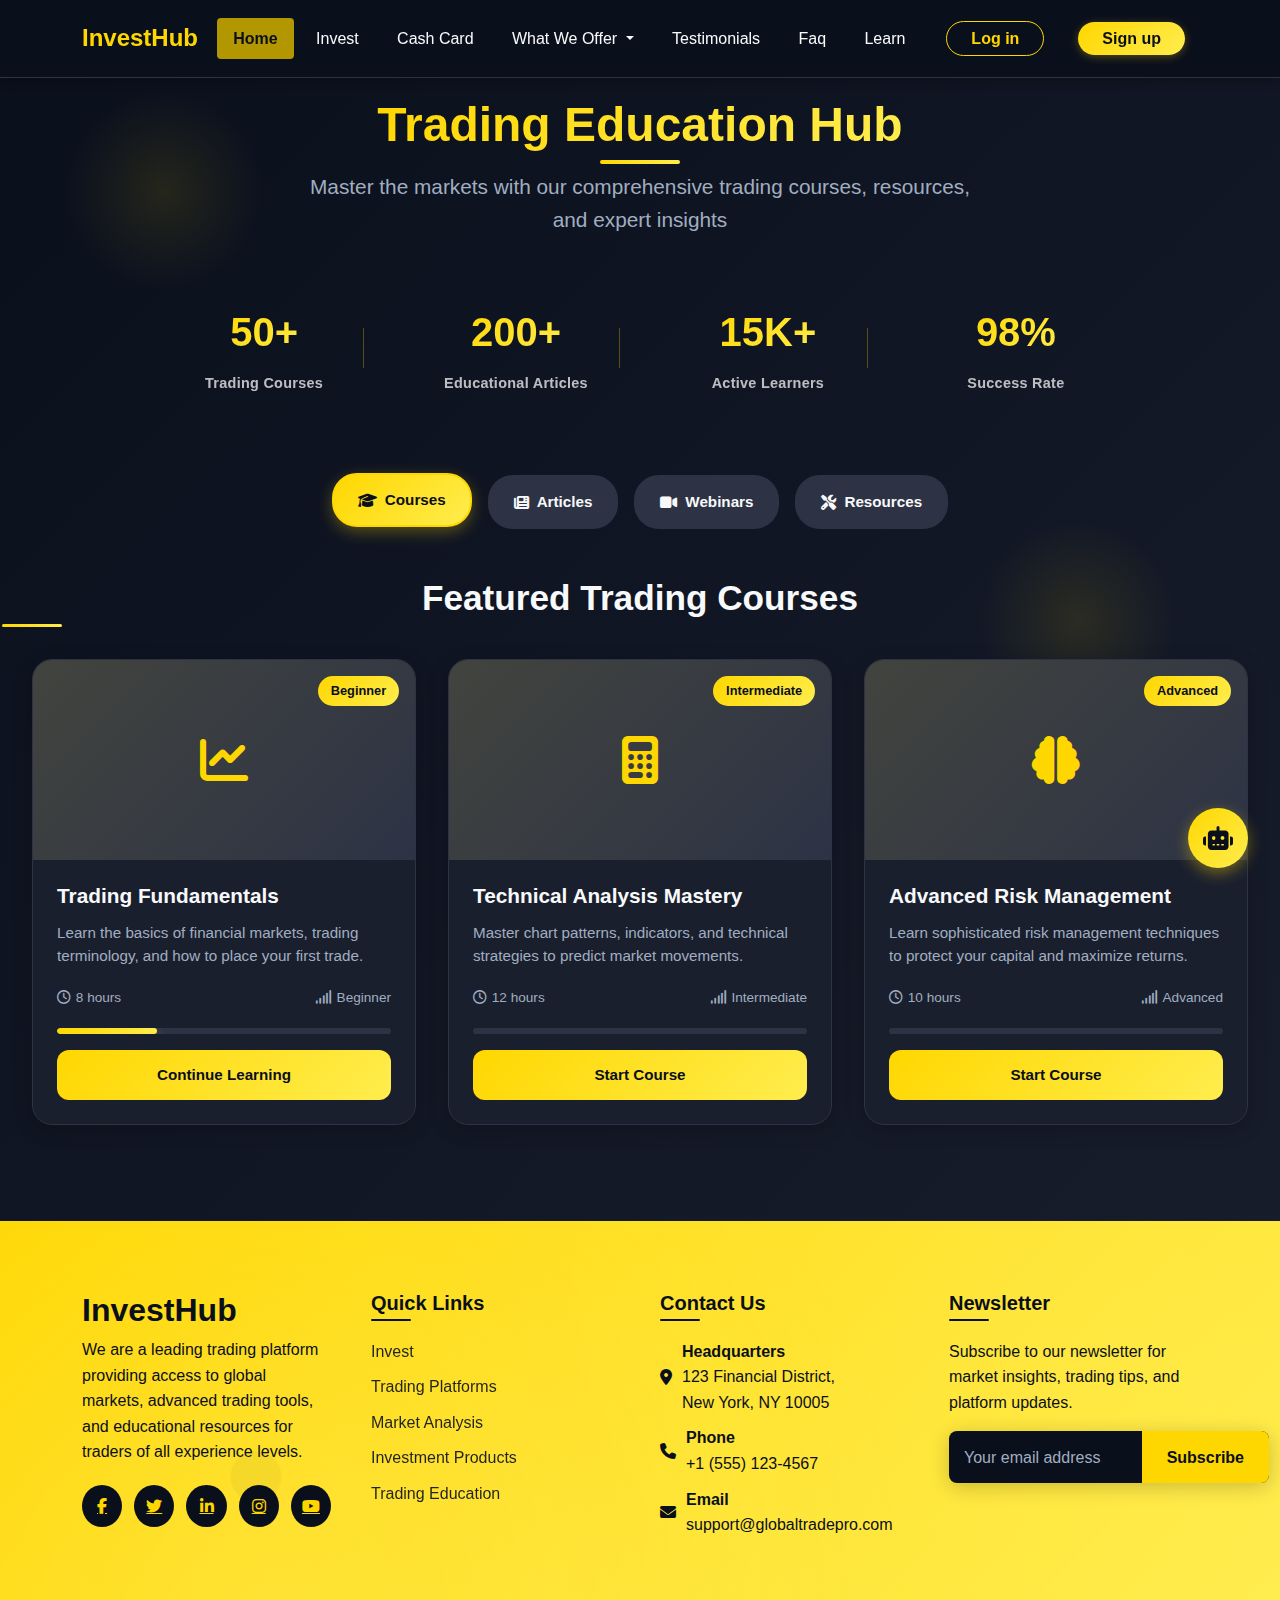
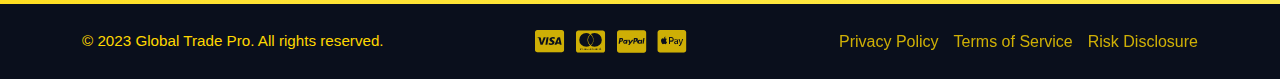
<file: learn.html>
<!DOCTYPE html>
<html lang="en">

<head>
    <meta charset="UTF-8">
    <meta name="viewport" content="width=device-width, initial-scale=1.0">
    <link rel="icon" href="/images/favico.png" type="image/x-icon">
    <title>Learn Trading - InvestHub</title>
    <link rel="stylesheet" href="https://cdn.jsdelivr.net/npm/bootstrap@5.3.8/dist/css/bootstrap.min.css">
    <link rel="stylesheet" href="/css/style.css">
    <link rel="stylesheet" href="https://cdnjs.cloudflare.com/ajax/libs/animate.css/4.1.1/animate.min.css">
    <link rel="stylesheet" href="https://cdnjs.cloudflare.com/ajax/libs/font-awesome/6.5.1/css/all.min.css">
    <link href="https://unpkg.com/aos@2.3.1/dist/aos.css" rel="stylesheet">
    <link rel="stylesheet" href="/css/owl.carousel.min.css">
    <link rel="stylesheet" href="/css/owl.theme.default.min.css">
    <style>
        :root {
            --dark-primary: #0a0f1c;
            --dark-secondary: #1a1f2e;
            --dark-tertiary: #2d3345;
            --gold-primary: #ffd700;
            --gold-secondary: #ffed4e;
            --gold-dark: #b39700;
            --gold-gradient: linear-gradient(135deg, #ffd700 0%, #ffed4e 100%);
            --dark-gradient: linear-gradient(135deg, #0a0f1c 0%, #1a1f2e 100%);
            --text-light: #f8f9fa;
            --text-muted: #a0aec0;
            --text-dark: #2d3748;
            --border-color: #2d3345;
            --success: #48bb78;
            --danger: #f56565;
        }

        * {
            margin: 0;
            padding: 0;
            box-sizing: border-box;
        }

        body {
            font-family: 'Segoe UI', Tahoma, Geneva, Verdana, sans-serif;
            background: var(--dark-gradient);
            color: var(--text-light);
            line-height: 1.6;
            min-height: 100vh;
            overflow-x: hidden;
        }

        .learn-container {
            max-width: 1400px;
            margin: 0 auto;
            padding: 2rem;
        }

        /* Header Section */
        .learn-header {
            text-align: center;
            margin-bottom: 4rem;
            position: relative;
        }

        .learn-title {
            font-size: 3rem;
            font-weight: 800;
            margin-bottom: 1rem;
            margin-top: 4rem;
            background: var(--gold-gradient);
            -webkit-background-clip: text;
            -webkit-text-fill-color: transparent;
            background-clip: text;
            position: relative;
            display: inline-block;
        }

        .learn-subtitle {
            font-size: 1.3rem;
            color: var(--text-muted);
            max-width: 700px;
            margin: 0 auto 2rem;
        }

        .learn-title::after {
            content: '';
            position: absolute;
            bottom: -10px;
            left: 50%;
            transform: translateX(-50%);
            width: 80px;
            height: 4px;
            background: var(--gold-gradient);
            border-radius: 2px;
        }

        .stats-container {
            display: flex;
            justify-content: center;
            gap: 3rem;
            margin-top: 3rem;
            flex-wrap: wrap;
        }

        .stat-item {
            text-align: center;
        }

        .stat-number {
            font-size: 2.5rem;
            font-weight: 800;
            color: var(--gold-primary);
            margin-bottom: 0.5rem;
        }

        .stat-label {
            color: var(--text-muted);
            font-size: 0.9rem;
            font-weight: 600;
        }

        /* Navigation Tabs */
        .learn-nav {
            display: flex;
            justify-content: center;
            gap: 1rem;
            margin-bottom: 3rem;
            flex-wrap: wrap;
        }

        .nav-btn {
            background: var(--dark-tertiary);
            border: 2px solid var(--border-color);
            color: var(--text-light);
            padding: 0.8rem 1.5rem;
            border-radius: 25px;
            font-weight: 600;
            cursor: pointer;
            transition: all 0.3s ease;
            font-size: 0.95rem;
            display: flex;
            align-items: center;
            gap: 0.5rem;
        }

        .nav-btn.active,
        .nav-btn:hover {
            background: var(--gold-gradient);
            color: var(--dark-primary);
            border-color: var(--gold-primary);
            transform: translateY(-2px);
            box-shadow: 0 5px 15px rgba(255, 215, 0, 0.3);
        }

        /* Content Sections */
        .content-section {
            display: none;
            animation: fadeIn 0.5s ease;
        }

        .content-section.active {
            display: block;
        }

        @keyframes fadeIn {
            from {
                opacity: 0;
                transform: translateY(20px);
            }

            to {
                opacity: 1;
                transform: translateY(0);
            }
        }

        .section-title {
            font-size: 2.2rem;
            font-weight: 700;
            margin-bottom: 2rem;
            color: var(--text-light);
            position: relative;
            padding-bottom: 0.5rem;
        }

        .section-title::after {
            content: '';
            position: absolute;
            bottom: 0;
            left: 0;
            width: 60px;
            height: 3px;
            background: var(--gold-gradient);
            border-radius: 2px;
        }

        /* Course Cards */
        .courses-grid {
            display: grid;
            grid-template-columns: repeat(auto-fill, minmax(350px, 1fr));
            gap: 2rem;
            margin-bottom: 4rem;
        }

        .course-card {
            background: var(--dark-secondary);
            border-radius: 20px;
            overflow: hidden;
            border: 1px solid var(--border-color);
            transition: all 0.4s cubic-bezier(0.175, 0.885, 0.32, 1.275);
            box-shadow: 0 5px 20px rgba(0, 0, 0, 0.2);
            position: relative;
        }

        .course-card:hover {
            transform: translateY(-10px);
            box-shadow: 0 15px 30px rgba(255, 215, 0, 0.15);
            border-color: var(--gold-primary);
        }

        .course-badge {
            position: absolute;
            top: 1rem;
            right: 1rem;
            background: var(--gold-gradient);
            color: var(--dark-primary);
            padding: 0.3rem 0.8rem;
            border-radius: 15px;
            font-size: 0.8rem;
            font-weight: 700;
            z-index: 2;
        }

        .course-image {
            height: 200px;
            background: var(--dark-tertiary);
            display: flex;
            align-items: center;
            justify-content: center;
            color: var(--gold-primary);
            font-size: 3rem;
            position: relative;
            overflow: hidden;
        }

        .course-image::before {
            content: '';
            position: absolute;
            top: 0;
            left: 0;
            width: 100%;
            height: 100%;
            background: linear-gradient(135deg, rgba(255, 215, 0, 0.1) 0%, transparent 100%);
        }

        .course-content {
            padding: 1.5rem;
        }

        .course-title {
            font-size: 1.3rem;
            font-weight: 700;
            margin-bottom: 0.8rem;
            color: var(--text-light);
        }

        .course-description {
            color: var(--text-muted);
            margin-bottom: 1.2rem;
            font-size: 0.95rem;
            line-height: 1.5;
        }

        .course-meta {
            display: flex;
            justify-content: space-between;
            align-items: center;
            margin-bottom: 1.2rem;
            font-size: 0.85rem;
            color: var(--text-muted);
        }

        .course-duration,
        .course-level {
            display: flex;
            align-items: center;
            gap: 0.3rem;
        }

        .course-progress {
            height: 6px;
            background: var(--dark-tertiary);
            border-radius: 3px;
            margin-bottom: 1rem;
            overflow: hidden;
        }

        .progress-bar {
            height: 100%;
            background: var(--gold-gradient);
            border-radius: 3px;
            transition: width 0.5s ease;
        }

        .course-btn {
            background: var(--gold-gradient);
            border: none;
            color: var(--dark-primary);
            padding: 0.8rem 1.5rem;
            border-radius: 12px;
            font-weight: 700;
            cursor: pointer;
            transition: all 0.3s ease;
            width: 100%;
            font-size: 0.95rem;
        }

        .course-btn:hover {
            transform: translateY(-2px);
            box-shadow: 0 5px 15px rgba(255, 215, 0, 0.4);
        }

        /* Articles Grid */
        .articles-grid {
            display: grid;
            grid-template-columns: repeat(auto-fill, minmax(300px, 1fr));
            gap: 2rem;
        }

        .article-card {
            background: var(--dark-secondary);
            border-radius: 15px;
            overflow: hidden;
            border: 1px solid var(--border-color);
            transition: all 0.3s ease;
        }

        .article-card:hover {
            transform: translateY(-5px);
            border-color: var(--gold-primary);
            box-shadow: 0 10px 25px rgba(255, 215, 0, 0.1);
        }

        .article-image {
            height: 160px;
            background: var(--dark-tertiary);
            display: flex;
            align-items: center;
            justify-content: center;
            color: var(--gold-primary);
            font-size: 2rem;
        }

        .article-content {
            padding: 1.5rem;
        }

        .article-title {
            font-size: 1.1rem;
            font-weight: 600;
            margin-bottom: 0.8rem;
            color: var(--text-light);
            line-height: 1.4;
        }

        .article-excerpt {
            color: var(--text-muted);
            font-size: 0.9rem;
            margin-bottom: 1rem;
            line-height: 1.5;
        }

        .article-meta {
            display: flex;
            justify-content: space-between;
            font-size: 0.8rem;
            color: var(--text-muted);
        }

        /* Webinars Section */
        .webinars-list {
            display: flex;
            flex-direction: column;
            gap: 1.5rem;
        }

        .webinar-item {
            background: var(--dark-secondary);
            border-radius: 15px;
            padding: 1.5rem;
            border: 1px solid var(--border-color);
            display: flex;
            gap: 1.5rem;
            transition: all 0.3s ease;
        }

        .webinar-item:hover {
            border-color: var(--gold-primary);
            transform: translateX(5px);
        }

        .webinar-date {
            background: var(--gold-gradient);
            color: var(--dark-primary);
            width: 80px;
            height: 80px;
            border-radius: 12px;
            display: flex;
            flex-direction: column;
            align-items: center;
            justify-content: center;
            flex-shrink: 0;
            font-weight: 700;
        }

        .webinar-date .day {
            font-size: 1.8rem;
            line-height: 1;
        }

        .webinar-date .month {
            font-size: 0.9rem;
        }

        .webinar-content {
            flex: 1;
        }

        .webinar-title {
            font-size: 1.2rem;
            font-weight: 600;
            margin-bottom: 0.5rem;
            color: var(--text-light);
        }

        .webinar-description {
            color: var(--text-muted);
            margin-bottom: 1rem;
            font-size: 0.95rem;
        }

        .webinar-meta {
            display: flex;
            gap: 1.5rem;
            font-size: 0.85rem;
            color: var(--text-muted);
        }

        .webinar-meta div {
            display: flex;
            align-items: center;
            gap: 0.5rem;
        }

        .webinar-btn {
            padding: 0.35rem 0.9rem;
            font-size: 0.82rem;
            border-radius: 8px;
            width: auto;
            display: inline-block;
            min-width: 110px;
            margin: 1rem auto 0;
            box-sizing: border-box;
            text-align: center;
        }

        @media (max-width: 600px) {
            .webinar-btn {
                width: 100%;
                display: block;
            }
        }


        /* Resources Section */
        .resources-grid {
            display: grid;
            grid-template-columns: repeat(auto-fill, minmax(250px, 1fr));
            gap: 1.5rem;
        }

        .resource-card {
            background: var(--dark-secondary);
            border-radius: 15px;
            padding: 1.5rem;
            border: 1px solid var(--border-color);
            text-align: center;
            transition: all 0.3s ease;
        }

        .resource-card:hover {
            border-color: var(--gold-primary);
            transform: translateY(-5px);
        }

        .resource-icon {
            width: 70px;
            height: 70px;
            background: var(--gold-gradient);
            border-radius: 50%;
            display: flex;
            align-items: center;
            justify-content: center;
            margin: 0 auto 1rem;
            font-size: 1.8rem;
            color: var(--dark-primary);
        }

        .resource-title {
            font-size: 1.1rem;
            font-weight: 600;
            margin-bottom: 0.8rem;
            color: var(--text-light);
        }

        .resource-description {
            color: var(--text-muted);
            font-size: 0.9rem;
            margin-bottom: 1.2rem;
        }

        /* Modal Styles */
        .modal {
            display: none;
            position: fixed;
            top: 0;
            left: 0;
            width: 100%;
            height: 100%;
            background: rgba(10, 15, 28, 0.95);
            backdrop-filter: blur(10px);
            z-index: 1000;
            align-items: center;
            justify-content: center;
            padding: 20px;
        }

        .modal.active {
            display: flex;
            animation: fadeIn 0.3s ease;
        }

        .modal-content {
            background: linear-gradient(135deg, var(--dark-secondary) 0%, var(--dark-tertiary) 100%);
            border-radius: 25px;
            box-shadow: 0 25px 50px rgba(0, 0, 0, 0.5);
            overflow: hidden;
            max-width: 600px;
            width: 100%;
            border: 1px solid var(--border-color);
            position: relative;
            transform: scale(0.9);
            animation: scaleUp 0.3s ease forwards;
        }

        .modal-content::before {
            content: '';
            position: absolute;
            top: 0;
            left: 0;
            right: 0;
            height: 4px;
            background: var(--gold-gradient);
        }

        .modal-header {
            background: var(--gold-gradient);
            color: var(--dark-primary);
            padding: 1.5rem 2rem;
            position: relative;
        }

        .modal-header h3 {
            margin: 0;
            font-weight: 800;
            font-size: 1.5rem;
        }

        .close-btn {
            position: absolute;
            top: 1rem;
            right: 1rem;
            background: var(--dark-primary);
            color: var(--gold-primary);
            border: none;
            width: 35px;
            height: 35px;
            border-radius: 50%;
            font-size: 1rem;
            cursor: pointer;
            transition: all 0.3s ease;
            display: flex;
            align-items: center;
            justify-content: center;
        }

        .close-btn:hover {
            background: var(--gold-primary);
            color: var(--dark-primary);
            transform: rotate(90deg);
        }

        .modal-body {
            padding: 2rem;
            background: var(--dark-secondary);
        }

        .modal-body p {
            color: var(--text-muted);
            margin-bottom: 1.5rem;
            line-height: 1.6;
        }

        .modal-actions {
            display: flex;
            gap: 1rem;
            justify-content: flex-end;
        }

        .modal-btn {
            background: var(--gold-gradient);
            border: none;
            color: var(--dark-primary);
            padding: 0.7rem 1.5rem;
            border-radius: 10px;
            font-weight: 600;
            cursor: pointer;
            transition: all 0.3s ease;
        }

        .modal-btn:hover {
            transform: translateY(-2px);
            box-shadow: 0 5px 15px rgba(255, 215, 0, 0.3);
        }

        .modal-btn.secondary {
            background: var(--dark-tertiary);
            color: var(--text-light);
            border: 1px solid var(--border-color);
        }

        /* AI Assistant */
        .ai-assistant {
            position: fixed;
            bottom: 2rem;
            right: 2rem;
            width: 60px;
            height: 60px;
            background: var(--gold-gradient);
            border-radius: 50%;
            display: flex;
            align-items: center;
            justify-content: center;
            color: var(--dark-primary);
            font-size: 1.5rem;
            cursor: pointer;
            box-shadow: 0 5px 15px rgba(255, 215, 0, 0.4);
            transition: all 0.3s ease;
            z-index: 100;
        }

        .ai-assistant:hover {
            transform: scale(1.1);
            box-shadow: 0 8px 20px rgba(255, 215, 0, 0.6);
        }

        .ai-chat {
            position: fixed;
            bottom: 5rem;
            right: 2rem;
            width: 350px;
            background: var(--dark-secondary);
            border-radius: 15px;
            border: 1px solid var(--border-color);
            box-shadow: 0 10px 30px rgba(0, 0, 0, 0.3);
            display: none;
            flex-direction: column;
            z-index: 100;
            overflow: hidden;
        }

        .ai-chat.active {
            display: flex;
            animation: fadeIn 0.3s ease;
        }

        .ai-header {
            background: var(--gold-gradient);
            color: var(--dark-primary);
            padding: 1rem;
            font-weight: 700;
            display: flex;
            justify-content: space-between;
            align-items: center;
        }

        .ai-messages {
            padding: 1rem;
            height: 300px;
            overflow-y: auto;
            display: flex;
            flex-direction: column;
            gap: 1rem;
        }

        .ai-message {
            padding: 0.8rem 1rem;
            border-radius: 12px;
            max-width: 80%;
            font-size: 0.9rem;
            line-height: 1.4;
        }

        .ai-message.user {
            background: var(--gold-gradient);
            color: var(--dark-primary);
            align-self: flex-end;
        }

        .ai-message.bot {
            background: var(--dark-tertiary);
            color: var(--text-light);
            align-self: flex-start;
        }

        .ai-input {
            display: flex;
            padding: 1rem;
            border-top: 1px solid var(--border-color);
        }

        .ai-input input {
            flex: 1;
            padding: 0.7rem;
            background: var(--dark-tertiary);
            border: 1px solid var(--border-color);
            border-radius: 8px;
            color: var(--text-light);
            font-size: 0.9rem;
        }

        .ai-input button {
            background: var(--gold-primary);
            border: none;
            color: var(--dark-primary);
            width: 40px;
            border-radius: 8px;
            margin-left: 0.5rem;
            cursor: pointer;
            transition: all 0.3s ease;
        }

        .ai-input button:hover {
            background: var(--gold-secondary);
        }

        /* Gold accent elements */
        .learn-accent {
            position: absolute;
            width: 200px;
            height: 200px;
            background: radial-gradient(circle, rgba(255, 215, 0, 0.1) 0%, rgba(255, 215, 0, 0) 70%);
            border-radius: 50%;
            z-index: -1;
        }

        .accent-1 {
            top: 10%;
            left: 5%;
        }

        .accent-2 {
            bottom: 20%;
            right: 8%;
        }

        /* Responsive Design */
        @media (max-width: 768px) {
            .learn-container {
                padding: 1rem;
            }

            .learn-title {
                font-size: 2.1rem;
                margin-top: 5.5rem;
            }

            .learn-subtitle {
                font-size: 1.1rem;
            }

            .stats-container {
                gap: 2rem;
            }

            .stat-number {
                font-size: 2rem;
            }

            .courses-grid {
                grid-template-columns: 1fr;
            }

            .webinar-item {
                flex-direction: column;
            }

            .webinar-date {
                width: 100%;
                height: 60px;
                flex-direction: row;
                justify-content: center;
                gap: 0.5rem;
            }

            .nav-btn {
                padding: 0.7rem 1.2rem;
                font-size: 0.9rem;
            }

            .ai-chat {
                width: 300px;
                right: 1rem;
            }
        }

        @media (max-width: 480px) {
            .learn-title {
                font-size: 2rem;
                margin-top: 4rem;
            }

            .section-title {
                font-size: 1.8rem;
            }

            .articles-grid,
            .resources-grid {
                grid-template-columns: 1fr;
            }

            .learn-accent {
                display: none;
            }

            .ai-chat {
                width: calc(100% - 2rem);
                right: 1rem;
            }
        }
    </style>
</head>

<body>

    <nav class="navbar navbar-expand-lg navbar-trade fixed-top mb-0">
        <div class="container">
            <a class="navbar-brand" href="#">
                InvestHub
            </a>
            <button class="navbar-toggler" type="button" data-bs-toggle="collapse" data-bs-target="#navbarNavDropdown"
                aria-controls="navbarNavDropdown" aria-expanded="false" aria-label="Toggle navigation">
                <span class="navbar-toggler-icon"></span>
            </button>
            <div class="collapse navbar-collapse" id="navbarNavDropdown">
                <ul class="navbar-nav me-auto mb-2 mb-lg-0">
                    <li class="nav-item">
                        <a class="nav-link active" aria-current="page" href="/index.html">Home</a>
                    </li>
                    <li class="nav-item">
                        <a class="nav-link" href="/invest.html">Invest</a>
                    </li>
                    <li class="nav-item">
                        <a class="nav-link" href="/cashcard.html">Cash Card</a>
                    </li>
                    <li class="nav-item dropdown">
                        <a class="nav-link dropdown-toggle" href="#" role="button" data-bs-toggle="dropdown"
                            aria-expanded="false">
                            What We Offer
                        </a>
                        <ul class="dropdown-menu">
                            <li><a class="dropdown-item" href="/invest.html">Invest</a></li>
                            <li><a class="dropdown-item" href="/trading.html">Trading</a></li>
                            <li><a class="dropdown-item" href="#">Banking</a></li>
                            <li><a class="dropdown-item" href="/stock.html">Stocks & ETFs</a></li>
                            <li><a class="dropdown-item" href="#">Crypto</a></li>
                            <li><a class="dropdown-item" href="/explore.html">Explore</a></li>
                        </ul>
                    </li>
                    <li class="nav-item">
                        <a class="nav-link" href="/testimonial.html">Testimonials</a>
                    </li>
                    <li class="nav-item">
                        <a class="nav-link" href="/faq.html">Faq</a>
                    </li>

                    <li class="nav-item">
                        <a class="nav-link" href="/learn.html">Learn</a>
                    </li>
                </ul>
                <div class="d-flex btn-container">
                    <button class="btn btn-login me-2 "><a href="/login.html" class="log">Log in</a></button>
                    <button class="btn btn-signup"><a href="./signup.html" class="sign">Sign up</a></button>
                </div>
            </div>
        </div>
    </nav>

    <div class="learn-container">
        <div class="learn-header">
            <h1 class="learn-title">Trading Education Hub</h1>
            <p class="learn-subtitle">Master the markets with our comprehensive trading courses, resources, and expert
                insights</p>

            <div class="stats-container">
                <div class="stat-item">
                    <div class="stat-number">50+</div>
                    <div class="stat-label">Trading Courses</div>
                </div>
                <div class="stat-item">
                    <div class="stat-number">200+</div>
                    <div class="stat-label">Educational Articles</div>
                </div>
                <div class="stat-item">
                    <div class="stat-number">15K+</div>
                    <div class="stat-label">Active Learners</div>
                </div>
                <div class="stat-item">
                    <div class="stat-number">98%</div>
                    <div class="stat-label">Success Rate</div>
                </div>
            </div>
        </div>

        <div class="learn-nav">
            <button class="nav-btn active" data-target="courses">
                <i class="fas fa-graduation-cap"></i> Courses
            </button>
            <button class="nav-btn" data-target="articles">
                <i class="fas fa-newspaper"></i> Articles
            </button>
            <button class="nav-btn" data-target="webinars">
                <i class="fas fa-video"></i> Webinars
            </button>
            <button class="nav-btn" data-target="resources">
                <i class="fas fa-tools"></i> Resources
            </button>
        </div>

        <!-- Courses Section -->
        <div class="content-section active" id="courses">
            <h2 class="section-title">Featured Trading Courses</h2>

            <div class="courses-grid">
                <!-- Course 1 -->
                <div class="course-card">
                    <div class="course-badge">Beginner</div>
                    <div class="course-image">
                        <i class="fas fa-chart-line"></i>
                    </div>
                    <div class="course-content">
                        <h3 class="course-title">Trading Fundamentals</h3>
                        <p class="course-description">Learn the basics of financial markets, trading terminology, and
                            how to place your first trade.</p>
                        <div class="course-meta">
                            <div class="course-duration">
                                <i class="far fa-clock"></i> 8 hours
                            </div>
                            <div class="course-level">
                                <i class="fas fa-signal"></i> Beginner
                            </div>
                        </div>
                        <div class="course-progress">
                            <div class="progress-bar" style="width: 30%"></div>
                        </div>
                        <button class="course-btn" data-course="fundamentals">Continue Learning</button>
                    </div>
                </div>

                <!-- Course 2 -->
                <div class="course-card">
                    <div class="course-badge">Intermediate</div>
                    <div class="course-image">
                        <i class="fas fa-calculator"></i>
                    </div>
                    <div class="course-content">
                        <h3 class="course-title">Technical Analysis Mastery</h3>
                        <p class="course-description">Master chart patterns, indicators, and technical strategies to
                            predict market movements.</p>
                        <div class="course-meta">
                            <div class="course-duration">
                                <i class="far fa-clock"></i> 12 hours
                            </div>
                            <div class="course-level">
                                <i class="fas fa-signal"></i> Intermediate
                            </div>
                        </div>
                        <div class="course-progress">
                            <div class="progress-bar" style="width: 0%"></div>
                        </div>
                        <button class="course-btn" data-course="technical-analysis">Start Course</button>
                    </div>
                </div>

                <!-- Course 3 -->
                <div class="course-card">
                    <div class="course-badge">Advanced</div>
                    <div class="course-image">
                        <i class="fas fa-brain"></i>
                    </div>
                    <div class="course-content">
                        <h3 class="course-title">Advanced Risk Management</h3>
                        <p class="course-description">Learn sophisticated risk management techniques to protect your
                            capital and maximize returns.</p>
                        <div class="course-meta">
                            <div class="course-duration">
                                <i class="far fa-clock"></i> 10 hours
                            </div>
                            <div class="course-level">
                                <i class="fas fa-signal"></i> Advanced
                            </div>
                        </div>
                        <div class="course-progress">
                            <div class="progress-bar" style="width: 0%"></div>
                        </div>
                        <button class="course-btn" data-course="risk-management">Start Course</button>
                    </div>
                </div>
            </div>
        </div>


        <!-- Articles Section -->
        <div class="content-section" id="articles">
            <h2 class="section-title">Latest Trading Articles</h2>

            <div class="articles-grid">
                <!-- Article 1 -->
                <div class="article-card">
                    <div class="article-image">
                        <i class="fas fa-chart-bar"></i>
                    </div>
                    <div class="article-content">
                        <h3 class="article-title">Understanding Market Trends in 2024</h3>
                        <p class="article-excerpt">Analyze current market trends and learn how to identify profitable
                            trading opportunities in volatile markets.</p>
                        <div class="article-meta">
                            <span><i class="far fa-calendar"></i> 2 days ago</span>
                            <span><i class="far fa-clock"></i> 8 min read</span>
                        </div>
                        <button class="course-btn" style="margin-top: 1rem;" data-article="market-trends">Read
                            Article</button>
                    </div>
                </div>

                <!-- Article 2 -->
                <div class="article-card">
                    <div class="article-image">
                        <i class="fas fa-coins"></i>
                    </div>
                    <div class="article-content">
                        <h3 class="article-title">Cryptocurrency Trading Strategies</h3>
                        <p class="article-excerpt">Explore effective strategies for trading cryptocurrencies and
                            managing the unique risks of digital assets.</p>
                        <div class="article-meta">
                            <span><i class="far fa-calendar"></i> 1 week ago</span>
                            <span><i class="far fa-clock"></i> 12 min read</span>
                        </div>
                        <button class="course-btn" style="margin-top: 1rem;" data-article="crypto-strategies">Read
                            Article</button>
                    </div>
                </div>

                <!-- Article 3 -->
                <div class="article-card">
                    <div class="article-image">
                        <i class="fas fa-shield-alt"></i>
                    </div>
                    <div class="article-content">
                        <h3 class="article-title">Psychology of Successful Traders</h3>
                        <p class="article-excerpt">Discover the mental habits and psychological traits that separate
                            profitable traders from the rest.</p>
                        <div class="article-meta">
                            <span><i class="far fa-calendar"></i> 2 weeks ago</span>
                            <span><i class="far fa-clock"></i> 10 min read</span>
                        </div>
                        <button class="course-btn" style="margin-top: 1rem;" data-article="trading-psychology">Read
                            Article</button>
                    </div>
                </div>
            </div>
        </div>

        <!-- Webinars Section -->
        <div class="content-section" id="webinars">
            <h2 class="section-title">Upcoming Trading Webinars</h2>

            <div class="webinars-list">
                <!-- Webinar 1 -->
                <div class="webinar-item">
                    <div class="webinar-date">
                        <div class="day">15</div>
                        <div class="month">MAR</div>
                    </div>
                    <div class="webinar-content">
                        <h3 class="webinar-title">Forex Trading for Beginners</h3>
                        <p class="webinar-description">Join our expert traders as they break down the fundamentals of
                            forex trading and share actionable strategies.</p>
                        <div class="webinar-meta">
                            <div><i class="far fa-clock"></i> 2:00 PM EST</div>
                            <div><i class="fas fa-user"></i> John Trader</div>
                            <div><i class="fas fa-users"></i> 245 registered</div>
                        </div>
                        <button class="course-btn webinar-btn" style="margin-top: 1rem;"
                            data-webinar="forex-beginners">Register Now</button>
                    </div>
                </div>

                <!-- Webinar 2 -->
                <div class="webinar-item">
                    <div class="webinar-date">
                        <div class="day">22</div>
                        <div class="month">MAR</div>
                    </div>
                    <div class="webinar-content">
                        <h3 class="webinar-title">Advanced Options Strategies</h3>
                        <p class="webinar-description">Learn sophisticated options trading strategies to enhance your
                            portfolio and manage risk effectively.</p>
                        <div class="webinar-meta">
                            <div><i class="far fa-clock"></i> 3:30 PM EST</div>
                            <div><i class="fas fa-user"></i> Sarah Analyst</div>
                            <div><i class="fas fa-users"></i> 189 registered</div>
                        </div>
                        <button class="course-btn webinar-btn" style="margin-top: 1rem;"
                            data-webinar="options-strategies">Register Now</button>
                    </div>
                </div>

                <!-- Webinar 3 -->
                <div class="webinar-item">
                    <div class="webinar-date">
                        <div class="day">05</div>
                        <div class="month">APR</div>
                    </div>
                    <div class="webinar-content">
                        <h3 class="webinar-title">Market Analysis & Prediction Techniques</h3>
                        <p class="webinar-description">Master the art of market analysis and learn how to make accurate
                            predictions using technical and fundamental analysis.</p>
                        <div class="webinar-meta">
                            <div><i class="far fa-clock"></i> 1:00 PM EST</div>
                            <div><i class="fas fa-user"></i> Mike Strategist</div>
                            <div><i class="fas fa-users"></i> 312 registered</div>
                        </div>
                        <button class="course-btn webinar-btn" style="margin-top: 1rem;"
                            data-webinar="market-analysis">Register Now</button>
                    </div>
                </div>
            </div>
        </div>

        <!-- Resources Section -->
        <div class="content-section" id="resources">
            <h2 class="section-title">Trading Tools & Resources</h2>

            <div class="resources-grid">
                <!-- Resource 1 -->
                <div class="resource-card">
                    <div class="resource-icon">
                        <i class="fas fa-calculator"></i>
                    </div>
                    <h3 class="resource-title">Risk Calculator</h3>
                    <p class="resource-description">Calculate position sizes and risk exposure based on your account
                        size and risk tolerance.</p>
                    <button class="course-btn" data-resource="risk-calculator">Use Tool</button>
                </div>

                <!-- Resource 2 -->
                <div class="resource-card">
                    <div class="resource-icon">
                        <i class="fas fa-calendar-alt"></i>
                    </div>
                    <h3 class="resource-title">Economic Calendar</h3>
                    <p class="resource-description">Stay updated with important economic events and indicators that
                        impact the markets.</p>
                    <button class="course-btn" data-resource="economic-calendar">View Calendar</button>
                </div>

                <!-- Resource 3 -->
                <div class="resource-card">
                    <div class="resource-icon">
                        <i class="fas fa-book"></i>
                    </div>
                    <h3 class="resource-title">Trading Glossary</h3>
                    <p class="resource-description">Comprehensive dictionary of trading terms and concepts for beginners
                        and experts.</p>
                    <button class="course-btn" data-resource="trading-glossary">Explore</button>
                </div>

                <!-- Resource 4 -->
                <div class="resource-card">
                    <div class="resource-icon">
                        <i class="fas fa-chart-pie"></i>
                    </div>
                    <h3 class="resource-title">Portfolio Tracker</h3>
                    <p class="resource-description">Monitor your trading performance and track your portfolio in
                        real-time.</p>
                    <button class="course-btn" data-resource="portfolio-tracker">Track Portfolio</button>
                </div>
            </div>
        </div>

        <!-- Gold accent elements -->
        <div class="learn-accent accent-1"></div>
        <div class="learn-accent accent-2"></div>
    </div>

    <!-- AI Assistant -->
    <div class="ai-assistant" id="aiAssistant">
        <i class="fas fa-robot"></i>
    </div>

    <div class="ai-chat" id="aiChat">
        <div class="ai-header">
            <span>Trading Assistant</span>
            <button class="close-btn" id="closeChat">
                <i class="fas fa-times"></i>
            </button>
        </div>
        <div class="ai-messages" id="aiMessages">
            <div class="ai-message bot">
                Hello! I'm your trading assistant. How can I help you with your trading education today?
            </div>
        </div>
        <div class="ai-input">
            <input type="text" id="aiInput" placeholder="Ask me about trading...">
            <button id="sendMessage"><i class="fas fa-paper-plane"></i></button>
        </div>
    </div>

    <footer class="footer">
        <div class="container">
            <div class="footer-content">
                <div class="footer-section">
                    <h2 class="footer-brand mb-15"><a href="#" class="foot">InvestHub</a></h2>
                    <p class="firstp">We are a leading trading platform providing access to global markets, advanced
                        trading tools, and educational resources for traders of all experience levels.</p>
                    <div class="social-links">
                        <a href="#"><i class="fab fa-facebook-f"></i></a>
                        <a href="#"><i class="fab fa-twitter"></i></a>
                        <a href="#"><i class="fab fa-linkedin-in"></i></a>
                        <a href="#"><i class="fab fa-instagram"></i></a>
                        <a href="#"><i class="fab fa-youtube"></i></a>
                    </div>
                </div>

                <div class="footer-section">
                    <h3>Quick Links</h3>
                    <ul class="footer-links">
                        <li><a href="/invest.html">Invest</a></li>
                        <li><a href="#">Trading Platforms</a></li>
                        <li><a href="/stock.html">Market Analysis</a></li>
                        <li><a href="#">Investment Products</a></li>
                        <li><a href="/learn.html">Trading Education</a></li>

                    </ul>
                </div>

                <div class="footer-section">
                    <h3>Contact Us</h3>
                    <ul class="contact-info">
                        <li>
                            <i class="fas fa-map-marker-alt"></i>
                            <div>
                                <strong>Headquarters</strong><br>
                                123 Financial District,<br>
                                New York, NY 10005
                            </div>
                        </li>
                        <li>
                            <i class="fas fa-phone"></i>
                            <div>
                                <strong>Phone</strong><br>
                                +1 (555) 123-4567
                            </div>
                        </li>
                        <li>
                            <i class="fas fa-envelope"></i>
                            <div>
                                <strong>Email</strong><br>
                                support@globaltradepro.com
                            </div>
                        </li>
                    </ul>
                </div>

                <div class="footer-section">
                    <h3>Newsletter</h3>
                    <p>Subscribe to our newsletter for market insights, trading tips, and platform updates.</p>
                    <form class="newsletter-form">
                        <input type="email" placeholder="Your email address" required>
                        <button type="submit">Subscribe</button>
                    </form>
                </div>
            </div>
        </div>

        <div class="footer-bottom">
            <div class="container">
                <div class="footer-bottom-content">
                    <p>&copy; 2023 Global Trade Pro. All rights reserved.</p>

                    <div class="payment-methods">
                        <i class="fab fa-cc-visa"></i>
                        <i class="fab fa-cc-mastercard"></i>
                        <i class="fab fa-cc-paypal"></i>
                        <i class="fab fa-cc-apple-pay"></i>
                    </div>

                    <div class="legal-links">
                        <a href="#">Privacy Policy</a>
                        <a href="#">Terms of Service</a>
                        <a href="#">Risk Disclosure</a>
                    </div>
                </div>
            </div>
        </div>
    </footer>



    <!-- Modal for actions -->
    <div class="modal" id="actionModal">
        <div class="modal-content">
            <div class="modal-header">
                <h3 id="modalTitle">Action Required</h3>
                <button class="close-btn" id="closeModal">
                    <i class="fas fa-times"></i>
                </button>
            </div>
            <div class="modal-body">
                <p id="modalMessage">Please confirm your action.</p>
                <div class="modal-actions">
                    <button class="modal-btn secondary" id="cancelAction">Cancel</button>
                    <button class="modal-btn" id="confirmAction">Confirm</button>
                </div>
            </div>
        </div>
    </div>

    <script>
        // Tab Navigation
        document.addEventListener('DOMContentLoaded', function () {
            const navBtns = document.querySelectorAll('.nav-btn');
            const contentSections = document.querySelectorAll('.content-section');

            navBtns.forEach(btn => {
                btn.addEventListener('click', function () {
                    const targetId = this.getAttribute('data-target');

                    // Update active nav button
                    navBtns.forEach(b => b.classList.remove('active'));
                    this.classList.add('active');

                    // Show target section
                    contentSections.forEach(section => {
                        section.classList.remove('active');
                        if (section.id === targetId) {
                            section.classList.add('active');
                        }
                    });
                });
            });

            // Initialize progress bars animation
            const progressBars = document.querySelectorAll('.progress-bar');
            progressBars.forEach(bar => {
                const width = bar.style.width;
                bar.style.width = '0%';
                setTimeout(() => {
                    bar.style.width = width;
                }, 500);
            });

            // Course buttons functionality
            const courseButtons = document.querySelectorAll('.course-btn[data-course]');
            courseButtons.forEach(button => {
                button.addEventListener('click', function () {
                    const course = this.getAttribute('data-course');
                    showModal(
                        'Start Course',
                        `Are you sure you want to start the "${getCourseName(course)}" course?`,
                        () => {
                            // Simulate course enrollment
                            simulateLoading(() => {
                                showNotification(`Successfully enrolled in "${getCourseName(course)}"!`);
                                // Update button text if it's a new course
                                if (this.textContent === 'Start Course') {
                                    this.textContent = 'Continue Learning';
                                    // Update progress bar
                                    const progressBar = this.parentElement.querySelector('.progress-bar');
                                    if (progressBar && progressBar.style.width === '0%') {
                                        progressBar.style.width = '5%';
                                    }
                                }
                            });
                        }
                    );
                });
            });

            // Article buttons functionality
            const articleButtons = document.querySelectorAll('.course-btn[data-article]');
            articleButtons.forEach(button => {
                button.addEventListener('click', function () {
                    const article = this.getAttribute('data-article');
                    showModal(
                        'Read Article',
                        `Open the article "${getArticleName(article)}"?`,
                        () => {
                            // Simulate opening article
                            simulateLoading(() => {
                                showNotification(`Opening "${getArticleName(article)}"...`);
                                // In a real app, this would redirect to the article page
                            });
                        }
                    );
                });
            });

            // Webinar buttons functionality
            const webinarButtons = document.querySelectorAll('.course-btn[data-webinar]');
            webinarButtons.forEach(button => {
                button.addEventListener('click', function () {
                    const webinar = this.getAttribute('data-webinar');
                    showModal(
                        'Register for Webinar',
                        `Register for the "${getWebinarName(webinar)}" webinar?`,
                        () => {
                            // Simulate webinar registration
                            simulateLoading(() => {
                                showNotification(`Successfully registered for "${getWebinarName(webinar)}"!`);
                                // Update registration count
                                const registrationElement = this.closest('.webinar-content').querySelector('.webinar-meta div:last-child');
                                if (registrationElement) {
                                    const currentCount = parseInt(registrationElement.textContent);
                                    registrationElement.innerHTML = `<i class="fas fa-users"></i> ${currentCount + 1} registered`;
                                }
                                this.textContent = 'Registered';
                                this.disabled = true;
                                this.style.opacity = '0.7';
                            });
                        }
                    );
                });
            });

            // Resource buttons functionality
            const resourceButtons = document.querySelectorAll('.course-btn[data-resource]');
            resourceButtons.forEach(button => {
                button.addEventListener('click', function () {
                    const resource = this.getAttribute('data-resource');
                    showModal(
                        'Open Resource',
                        `Open the "${getResourceName(resource)}" tool?`,
                        () => {
                            // Simulate opening resource
                            simulateLoading(() => {
                                showNotification(`Opening "${getResourceName(resource)}"...`);
                                // In a real app, this would open the resource
                            });
                        }
                    );
                });
            });

            // AI Assistant functionality
            const aiAssistant = document.getElementById('aiAssistant');
            const aiChat = document.getElementById('aiChat');
            const closeChat = document.getElementById('closeChat');
            const sendMessage = document.getElementById('sendMessage');
            const aiInput = document.getElementById('aiInput');
            const aiMessages = document.getElementById('aiMessages');

            aiAssistant.addEventListener('click', function () {
                aiChat.classList.toggle('active');
            });

            closeChat.addEventListener('click', function () {
                aiChat.classList.remove('active');
            });

            sendMessage.addEventListener('click', sendAIMessage);
            aiInput.addEventListener('keypress', function (e) {
                if (e.key === 'Enter') {
                    sendAIMessage();
                }
            });

            function sendAIMessage() {
                const message = aiInput.value.trim();
                if (message) {
                    // Add user message
                    addMessage(message, 'user');
                    aiInput.value = '';

                    // Simulate AI response
                    setTimeout(() => {
                        const response = generateAIResponse(message);
                        addMessage(response, 'bot');
                    }, 1000);
                }
            }

            function addMessage(text, sender) {
                const messageElement = document.createElement('div');
                messageElement.className = `ai-message ${sender}`;
                messageElement.textContent = text;
                aiMessages.appendChild(messageElement);
                aiMessages.scrollTop = aiMessages.scrollHeight;
            }

            function generateAIResponse(message) {
                const lowerMessage = message.toLowerCase();

                if (lowerMessage.includes('hello') || lowerMessage.includes('hi')) {
                    return "Hello! How can I assist you with your trading education today?";
                } else if (lowerMessage.includes('course') || lowerMessage.includes('learn')) {
                    return "I recommend starting with our 'Trading Fundamentals' course if you're new to trading. For more advanced topics, check out 'Technical Analysis Mastery' or 'Advanced Risk Management'.";
                } else if (lowerMessage.includes('technical') || lowerMessage.includes('analysis')) {
                    return "Technical analysis involves studying price charts and using indicators to predict future price movements. Our 'Technical Analysis Mastery' course covers everything from basic chart patterns to advanced indicators.";
                } else if (lowerMessage.includes('risk') || lowerMessage.includes('management')) {
                    return "Risk management is crucial for successful trading. It involves position sizing, stop-loss orders, and diversification. Our 'Advanced Risk Management' course teaches sophisticated techniques to protect your capital.";
                } else if (lowerMessage.includes('webinar') || lowerMessage.includes('live')) {
                    return "We have several upcoming webinars on various trading topics. Check the 'Webinars' section to see the schedule and register for sessions that interest you.";
                } else if (lowerMessage.includes('resource') || lowerMessage.includes('tool')) {
                    return "We offer various trading tools including a risk calculator, economic calendar, trading glossary, and portfolio tracker. You can find these in the 'Resources' section.";
                } else {
                    return "I'm here to help with your trading education questions. You can ask me about courses, articles, webinars, trading strategies, or risk management.";
                }
            }

            // Modal functionality
            const actionModal = document.getElementById('actionModal');
            const closeModal = document.getElementById('closeModal');
            const cancelAction = document.getElementById('cancelAction');
            const confirmAction = document.getElementById('confirmAction');
            const modalTitle = document.getElementById('modalTitle');
            const modalMessage = document.getElementById('modalMessage');

            closeModal.addEventListener('click', closeActionModal);
            cancelAction.addEventListener('click', closeActionModal);

            function showModal(title, message, confirmCallback) {
                modalTitle.textContent = title;
                modalMessage.textContent = message;
                actionModal.classList.add('active');

                // Set up confirm action
                confirmAction.onclick = function () {
                    closeActionModal();
                    if (confirmCallback) confirmCallback();
                };
            }

            function closeActionModal() {
                actionModal.classList.remove('active');
            }

            // Helper functions
            function getCourseName(courseId) {
                const courses = {
                    'fundamentals': 'Trading Fundamentals',
                    'technical-analysis': 'Technical Analysis Mastery',
                    'risk-management': 'Advanced Risk Management'
                };
                return courses[courseId] || 'Unknown Course';
            }

            function getArticleName(articleId) {
                const articles = {
                    'market-trends': 'Understanding Market Trends in 2024',
                    'crypto-strategies': 'Cryptocurrency Trading Strategies',
                    'trading-psychology': 'Psychology of Successful Traders'
                };
                return articles[articleId] || 'Unknown Article';
            }

            function getWebinarName(webinarId) {
                const webinars = {
                    'forex-beginners': 'Forex Trading for Beginners',
                    'options-strategies': 'Advanced Options Strategies',
                    'market-analysis': 'Market Analysis & Prediction Techniques'
                };
                return webinars[webinarId] || 'Unknown Webinar';
            }

            function getResourceName(resourceId) {
                const resources = {
                    'risk-calculator': 'Risk Calculator',
                    'economic-calendar': 'Economic Calendar',
                    'trading-glossary': 'Trading Glossary',
                    'portfolio-tracker': 'Portfolio Tracker'
                };
                return resources[resourceId] || 'Unknown Resource';
            }

            function simulateLoading(callback) {
                // Show loading state
                showNotification('Processing your request...', 'info');

                // Simulate API call delay
                setTimeout(() => {
                    if (callback) callback();
                }, 1500);
            }

            function showNotification(message, type = 'success') {
                // Create notification element
                const notification = document.createElement('div');
                notification.style.cssText = `
                    position: fixed;
                    top: 20px;
                    right: 20px;
                    background: ${type === 'success' ? 'var(--success)' : 'var(--gold-primary)'};
                    color: var(--dark-primary);
                    padding: 1rem 1.5rem;
                    border-radius: 10px;
                    font-weight: 600;
                    box-shadow: 0 5px 15px rgba(0,0,0,0.3);
                    z-index: 1000;
                    animation: slideIn 0.3s ease;
                `;
                notification.textContent = message;

                document.body.appendChild(notification);

                // Remove notification after 3 seconds
                setTimeout(() => {
                    notification.style.animation = 'slideOut 0.3s ease';
                    setTimeout(() => {
                        document.body.removeChild(notification);
                    }, 300);
                }, 3000);
            }

            // Add CSS for notification animations
            const style = document.createElement('style');
            style.textContent = `
                @keyframes slideIn {
                    from { transform: translateX(100%); opacity: 0; }
                    to { transform: translateX(0); opacity: 1; }
                }
                @keyframes slideOut {
                    from { transform: translateX(0); opacity: 1; }
                    to { transform: translateX(100%); opacity: 0; }
                }
                @keyframes scaleUp {
                    from { transform: scale(0.9); opacity: 0; }
                    to { transform: scale(1); opacity: 1; }
                }
            `;
            document.head.appendChild(style);
        });
    </script>

    <script src="https://cdn.jsdelivr.net/npm/bootstrap@5.3.8/dist/js/bootstrap.bundle.min.js"></script>
    <script src="https://unpkg.com/aos@2.3.1/dist/aos.js"></script>
    <script src="/js/jquery-3.7.1.js"></script>
    <script src="/js/owl.carousel.min.js"></script>
    <script src="/js/app.js"></script>

</body>

</html>
</file>
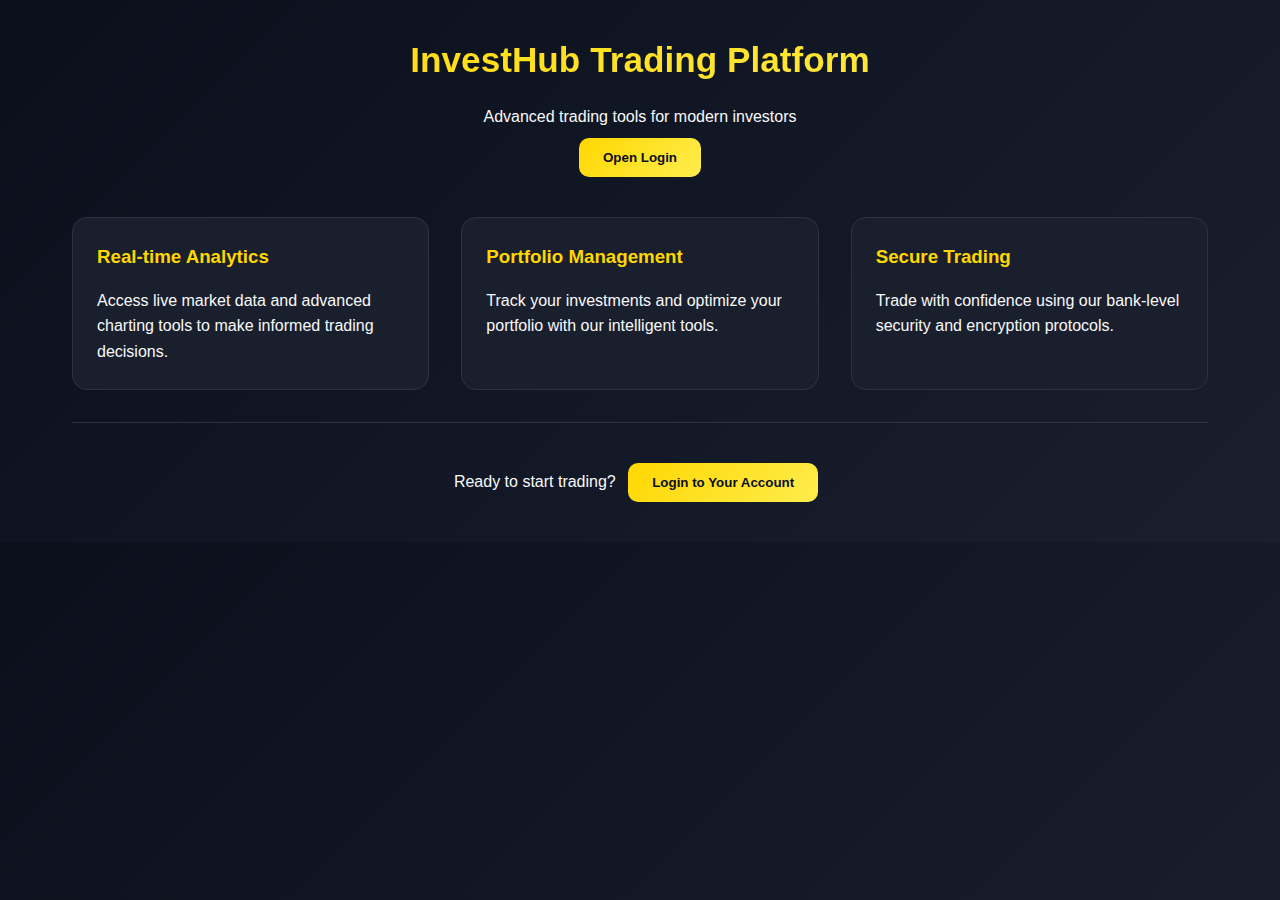
<file: login.html>
<!DOCTYPE html>
<html lang="en">
<head>
    <meta charset="UTF-8">
    <meta name="viewport" content="width=device-width, initial-scale=1.0">
    <title>Login - InvestHub</title>
    <link href="https://cdnjs.cloudflare.com/ajax/libs/font-awesome/6.4.0/css/all.min.css" rel="stylesheet">
    <style>
        :root {
            --dark-primary: #0a0f1c;
            --dark-secondary: #1a1f2e;
            --dark-tertiary: #2d3345;
            --gold-primary: #ffd700;
            --gold-secondary: #ffed4e;
            --gold-dark: #b39700;
            --gold-gradient: linear-gradient(135deg, #ffd700 0%, #ffed4e 100%);
            --dark-gradient: linear-gradient(135deg, #0a0f1c 0%, #1a1f2e 100%);
            --text-light: #f8f9fa;
            --text-muted: #a0aec0;
            --text-dark: #2d3748;
            --border-color: #2d3345;
            --success: #48bb78;
            --danger: #f56565;
        }

        * {
            box-sizing: border-box;
            margin: 0;
            padding: 0;
        }

        body {
            font-family: 'Segoe UI', Tahoma, Geneva, Verdana, sans-serif;
            background: var(--dark-gradient);
            color: var(--text-light);
            line-height: 1.6;
            overflow-x: hidden;
        }

        /* Modal Styles */
        .login-modal {
            display: none;
            position: fixed;
            top: 0;
            left: 0;
            width: 100%;
            height: 100%;
            background: rgba(10, 15, 28, 0.95);
            backdrop-filter: blur(10px);
            z-index: 9999;
            align-items: center;
            justify-content: center;
            padding: 20px;
        }

        .login-modal.active {
            display: flex;
            animation: fadeIn 0.3s ease;
        }

        .login-container {
            background: linear-gradient(135deg, var(--dark-secondary) 0%, var(--dark-tertiary) 100%);
            border-radius: 25px;
            box-shadow: 0 25px 50px rgba(0, 0, 0, 0.5);
            overflow: hidden;
            max-width: 440px;
            width: 100%;
            border: 1px solid var(--border-color);
            position: relative;
            transform: scale(0.9);
            animation: scaleUp 0.3s ease forwards;
            margin-top: 30px;
        }

        .login-container::before {
            content: '';
            position: absolute;
            top: 0;
            left: 0;
            right: 0;
            height: 4px;
            background: var(--gold-gradient);
        }

        .login-header {
            background: var(--gold-gradient);
            color: var(--dark-primary);
            padding: 2rem 2rem 1.5rem;
            text-align: center;
            position: relative;
            overflow: hidden;
        }

        .login-header::before {
            content: '';
            position: absolute;
            top: -50%;
            left: -50%;
            width: 200%;
            height: 200%;
            background: radial-gradient(circle, rgba(255,255,255,0.1) 0%, transparent 70%);
        }

        .login-header h2 {
            margin: 0;
            font-weight: 800;
            font-size: 2rem;
            position: relative;
            z-index: 2;
            text-shadow: 0 2px 4px rgba(0,0,0,0.1);
        }

        .login-header p {
            margin: 0.5rem 0 0 0;
            font-weight: 600;
            opacity: 0.9;
            position: relative;
            z-index: 2;
            font-size: 1rem;
        }

        .close-btn {
            position: absolute;
            top: 1rem;
            right: 1rem;
            background: var(--dark-primary);
            color: var(--gold-primary);
            border: none;
            width: 40px;
            height: 40px;
            border-radius: 50%;
            font-size: 1.2rem;
            cursor: pointer;
            transition: all 0.3s ease;
            z-index: 3;
            display: flex;
            align-items: center;
            justify-content: center;
        }

        .close-btn:hover {
            background: var(--gold-primary);
            color: var(--dark-primary);
            transform: rotate(90deg);
        }

        .login-body {
            padding: 2rem 2rem;
            background: var(--dark-secondary);
        }

        /* Form Styles */
        .login-form .form-label {
            font-weight: 600;
            color: var(--text-light);
            margin-bottom: 0.5rem;
            font-size: 0.95rem;
        }

        .login-form .form-control {
            border: 2px solid var(--border-color);
            border-radius: 12px;
            padding: 0.75rem 1rem;
            font-size: 1rem;
            transition: all 0.3s ease;
            background: var(--dark-tertiary);
            color: var(--text-light);
            margin-bottom: 1rem;
            width: 100%;
        }

        .login-form .form-control:focus {
            border-color: var(--gold-primary);
            box-shadow: 0 0 0 0.3rem rgba(255, 215, 0, 0.15);
            background: var(--dark-primary);
            transform: translateY(-2px);
        }

        .login-form .form-control::placeholder {
            color: var(--text-muted);
            font-weight: 400;
        }

        .input-group {
            position: relative;
        }

        .password-toggle {
            position: absolute;
            right: 12px;
            top: 50%;
            transform: translateY(-50%);
            background: none;
            border: none;
            color: var(--text-muted);
            cursor: pointer;
            transition: color 0.3s ease;
            z-index: 2;
        }

        .password-toggle:hover {
            color: var(--gold-primary);
        }

        .form-options {
            display: flex;
            justify-content: space-between;
            align-items: center;
            margin-bottom: 1.5rem;
            font-size: 0.9rem;
        }

        .remember-me {
            display: flex;
            align-items: center;
            gap: 0.5rem;
            color: var(--text-light);
        }

        .remember-me input {
            border: 2px solid var(--border-color);
            background: var(--dark-tertiary);
            border-radius: 4px;
            width: 16px;
            height: 16px;
            cursor: pointer;
        }

        .remember-me input:checked {
            background: var(--gold-primary);
            border-color: var(--gold-primary);
        }

        .forgot-password {
            color: var(--gold-primary);
            text-decoration: none;
            font-weight: 600;
            transition: all 0.3s ease;
        }

        .forgot-password:hover {
            color: var(--gold-secondary);
            text-decoration: underline;
        }

        .btn-login {
            background: var(--gold-gradient);
            border: none;
            color: var(--dark-primary);
            font-weight: 700;
            font-size: 1.1rem;
            padding: 1rem 2rem;
            border-radius: 15px;
            transition: all 0.4s cubic-bezier(0.175, 0.885, 0.32, 1.275);
            box-shadow: 0 8px 25px rgba(255, 215, 0, 0.3);
            position: relative;
            overflow: hidden;
            width: 100%;
            cursor: pointer;
        }

        .btn-login::before {
            content: '';
            position: absolute;
            top: 0;
            left: -100%;
            width: 100%;
            height: 100%;
            background: linear-gradient(90deg, transparent, rgba(255,255,255,0.3), transparent);
            transition: left 0.7s ease;
        }

        .btn-login:hover::before {
            left: 100%;
        }

        .btn-login:hover {
            transform: translateY(-4px);
            box-shadow: 0 15px 35px rgba(255, 215, 0, 0.5);
            background: linear-gradient(135deg, var(--gold-secondary) 0%, var(--gold-primary) 100%);
        }

        .btn-loading {
            position: relative;
            color: transparent !important;
        }

        .btn-loading::after {
            content: '';
            position: absolute;
            width: 24px;
            height: 24px;
            top: 50%;
            left: 50%;
            margin-left: -12px;
            margin-top: -12px;
            border: 3px solid var(--dark-primary);
            border-radius: 50%;
            border-top-color: transparent;
            animation: spin 1s ease-in-out infinite;
        }

        .signup-link {
            text-align: center;
            margin-top: 1.5rem;
            padding-top: 1.5rem;
            border-top: 1px solid var(--border-color);
        }

        .signup-link p {
            color: var(--text-muted);
            margin-bottom: 0.5rem;
        }

        .text-gold {
            color: var(--gold-primary) !important;
            text-decoration: none;
            font-weight: 600;
            transition: all 0.3s ease;
        }

        .text-gold:hover {
            color: var(--gold-secondary) !important;
            text-decoration: underline;
        }

        /* Alert Styles */
        .alert {
            padding: 0.75rem 1rem;
            border-radius: 12px;
            margin-bottom: 1rem;
            font-weight: 600;
            display: none;
        }

        .alert-success {
            background: rgba(72, 187, 120, 0.1);
            color: #48bb78;
            border: 1px solid rgba(72, 187, 120, 0.3);
        }

        .alert-error {
            background: rgba(245, 101, 101, 0.1);
            color: #f56565;
            border: 1px solid rgba(245, 101, 101, 0.3);
        }

        /* Animations */
        @keyframes fadeIn {
            from { opacity: 0; }
            to { opacity: 1; }
        }

        @keyframes scaleUp {
            from { transform: scale(0.9); opacity: 0; }
            to { transform: scale(1); opacity: 1; }
        }

        @keyframes spin {
            to { transform: rotate(360deg); }
        }

        /* Responsive */
        @media (max-width: 576px) {
            .login-modal {
                padding: 10px;
            }
            
            .login-container {
                margin: 0;
                border-radius: 0;
                min-height: 100vh;
                display: flex;
                flex-direction: column;
                justify-content: center;
                max-width: 100%;
                margin-top: 20px;
            }
            
            .login-header {
                padding: 1.5rem 1.5rem 1rem;
                margin-top: 3rem;
            }
            
            .login-body {
                padding: 1.5rem 1.5rem;
                flex-grow: 1;
                display: flex;
                flex-direction: column;
                justify-content: center;
            }
            
            .login-header h2 {
                font-size: 1.6rem;
            }
            
            .btn-login {
                padding: 0.9rem 1.5rem;
                font-size: 1rem;
            }

            .form-options {
                flex-direction: column;
                gap: 1rem;
                align-items: flex-start;
            }
        }

        @media (min-width: 577px) and (max-width: 768px) {
            .login-container {
                max-width: 90%;
                margin-top: 3rem;
            }
        }

        /* Demo content styles */
        .demo-content {
            padding: 2rem;
            max-width: 1200px;
            margin: 0 auto;
        }

        .demo-header {
            text-align: center;
            margin-bottom: 2rem;
        }

        .demo-header h1 {
            font-size: 2.2rem;
            margin-bottom: 1rem;
            background: var(--gold-gradient);
            -webkit-background-clip: text;
            -webkit-text-fill-color: transparent;
        }

        .demo-grid {
            display: grid;
            grid-template-columns: repeat(auto-fit, minmax(300px, 1fr));
            gap: 2rem;
            margin-bottom: 2rem;
        }

        .demo-card {
            background: var(--dark-secondary);
            border-radius: 15px;
            padding: 1.5rem;
            border: 1px solid var(--border-color);
            transition: transform 0.3s ease;
        }

        .demo-card:hover {
            transform: translateY(-5px);
        }

        .demo-card h3 {
            color: var(--gold-primary);
            margin-bottom: 1rem;
        }

        .demo-footer {
            text-align: center;
            margin-top: 2rem;
            padding-top: 2rem;
            border-top: 1px solid var(--border-color);
        }

        .btn-demo {
            background: var(--gold-gradient);
            color: var(--dark-primary);
            border: none;
            padding: 0.75rem 1.5rem;
            border-radius: 10px;
            font-weight: 600;
            cursor: pointer;
            transition: all 0.3s ease;
            margin: 0.5rem;
        }

        .btn-demo:hover {
            transform: translateY(-2px);
            box-shadow: 0 5px 15px rgba(255, 215, 0, 0.3);
        }
    </style>
</head>
<body>
    <!-- Demo Content -->
    <div class="demo-content">
        <div class="demo-header">
            <h1>InvestHub Trading Platform</h1>
            <p>Advanced trading tools for modern investors</p>
            <button class="btn-demo" onclick="openLogin()">Open Login</button>
        </div>
        
        <div class="demo-grid">
            <div class="demo-card">
                <h3>Real-time Analytics</h3>
                <p>Access live market data and advanced charting tools to make informed trading decisions.</p>
            </div>
            <div class="demo-card">
                <h3>Portfolio Management</h3>
                <p>Track your investments and optimize your portfolio with our intelligent tools.</p>
            </div>
            <div class="demo-card">
                <h3>Secure Trading</h3>
                <p>Trade with confidence using our bank-level security and encryption protocols.</p>
            </div>
        </div>
        
        <div class="demo-footer">
            <p>Ready to start trading? <button class="btn-demo" onclick="openLogin()">Login to Your Account</button></p>
        </div>
    </div>

    <!-- Login Modal -->
    <div class="login-modal" id="loginModal">
        <div class="login-container">
            <div class="login-header">
                <button class="close-btn" onclick="closeLogin()">
                    <i class="fas fa-times"></i>
                </button>
                <h2>Welcome Back</h2>
                <p>Sign in to your trading account</p>
            </div>
            
            <div class="login-body">
                <div class="alert alert-success" id="successAlert">
                    <i class="fas fa-check-circle"></i> Login successful!
                </div>
                
                <div class="alert alert-error" id="errorAlert">
                    <i class="fas fa-exclamation-circle"></i> <span id="errorMessage"></span>
                </div>

                <form class="login-form" id="loginForm">
                    <div class="mb-3">
                        <label for="email" class="form-label">Email Address</label>
                        <input type="email" class="form-control" id="email" placeholder="Enter your email" required>
                    </div>
                    
                    <div class="mb-3">
                        <label for="password" class="form-label">Password</label>
                        <div class="input-group">
                            <input type="password" class="form-control" id="password" placeholder="Enter your password" required>
                            <button type="button" class="password-toggle" onclick="togglePassword()">
                                <i class="fas fa-eye"></i>
                            </button>
                        </div>
                    </div>

                    <div class="form-options">
                        <label class="remember-me">
                            <input type="checkbox" id="rememberMe">
                            Remember me
                        </label>
                        <a href="#" class="forgot-password" onclick="handleForgotPassword()">Forgot Password?</a>
                    </div>

                    <button type="submit" class="btn-login" id="loginBtn">
                        <i class="fas fa-sign-in-alt"></i> Sign In
                    </button>
                </form>

                <div class="signup-link">
                    <p>Don't have an account? <a href="#" class="text-gold" onclick="switchToSignup()">Sign up now</a></p>
                </div>
            </div>
        </div>
    </div>

    <script>
        // Wait for DOM to be fully loaded
        document.addEventListener('DOMContentLoaded', function() {
            // Initialize event listeners
            const loginForm = document.getElementById('loginForm');
            const loginModal = document.getElementById('loginModal');
            
            if (loginForm) {
                loginForm.addEventListener('submit', function(e) {
                    e.preventDefault();
                    handleLogin();
                });
            }

            if (loginModal) {
                loginModal.addEventListener('click', function(e) {
                    if (e.target === this) {
                        closeLogin();
                    }
                });
            }

            // Close modal with Escape key
            document.addEventListener('keydown', function(e) {
                if (e.key === 'Escape') {
                    closeLogin();
                }
            });

            // Auto-focus on email input when modal opens
            const emailInput = document.getElementById('email');
            if (emailInput) {
                setTimeout(() => {
                    emailInput.focus();
                }, 300);
            }

            // Check for saved credentials
            checkSavedCredentials();
        });

        // Modal functions
        function openLogin() {
            const loginModal = document.getElementById('loginModal');
            if (loginModal) {
                loginModal.classList.add('active');
                document.body.style.overflow = 'hidden';
                
                // Auto-focus on email input
                const emailInput = document.getElementById('email');
                if (emailInput) {
                    setTimeout(() => {
                        emailInput.focus();
                    }, 300);
                }
            }
        }

        function closeLogin() {
            const loginModal = document.getElementById('loginModal');
            if (loginModal) {
                loginModal.classList.remove('active');
                document.body.style.overflow = 'auto';
                resetForm();
            }
        }

        function switchToSignup() {
            closeLogin();
            setTimeout(() => {
                alert('Signup functionality would open here in a real application.');
            }, 300);
        }

        // Password toggle
        function togglePassword() {
            const passwordInput = document.getElementById('password');
            const toggleIcon = document.querySelector('.password-toggle i');
            
            if (passwordInput && toggleIcon) {
                if (passwordInput.type === 'password') {
                    passwordInput.type = 'text';
                    toggleIcon.className = 'fas fa-eye-slash';
                } else {
                    passwordInput.type = 'password';
                    toggleIcon.className = 'fas fa-eye';
                }
            }
        }

        function handleLogin() {
            const email = document.getElementById('email');
            const password = document.getElementById('password');
            const rememberMe = document.getElementById('rememberMe');
            const loginBtn = document.getElementById('loginBtn');
            const errorAlert = document.getElementById('errorAlert');
            const successAlert = document.getElementById('successAlert');

            // Check if elements exist
            if (!email || !password || !loginBtn || !errorAlert || !successAlert) {
                console.error('Required form elements not found');
                return;
            }

            // Hide alerts
            errorAlert.style.display = 'none';
            successAlert.style.display = 'none';

            // Simple validation
            if (!email.value || !password.value) {
                showError('Please fill in all fields');
                return;
            }

            if (!isValidEmail(email.value)) {
                showError('Please enter a valid email address');
                return;
            }

            // Show loading state
            loginBtn.classList.add('btn-loading');
            loginBtn.disabled = true;

            // Save credentials if remember me is checked
            if (rememberMe && rememberMe.checked) {
                saveCredentials(email.value, password.value);
            } else {
                clearSavedCredentials();
            }

            // Simulate API call
            setTimeout(() => {
                loginBtn.classList.remove('btn-loading');
                loginBtn.disabled = false;

                // Mock login - in real app, this would be an API call
                if (email.value === 'demo@trading.com' && password.value === 'password') {
                    showSuccess();
                    // Redirect after successful login
                    setTimeout(() => {
                        // window.location.href = '/dashboard'; // Uncomment for actual redirect
                        console.log('Login successful! Redirecting to dashboard...');
                        closeLogin();
                    }, 1500);
                } else {
                    showError('Invalid email or password. Try: demo@trading.com / password');
                }
            }, 2000);
        }

        function handleForgotPassword() {
            const email = document.getElementById('email').value;
            if (email && isValidEmail(email)) {
                alert(`Password reset link would be sent to ${email} in a real application.`);
            } else {
                alert('Please enter a valid email address to reset your password.');
            }
        }

        function saveCredentials(email, password) {
            // In a real application, you would use secure methods to store credentials
            // This is just a demonstration
            localStorage.setItem('savedEmail', email);
            localStorage.setItem('savedPassword', password);
        }

        function clearSavedCredentials() {
            localStorage.removeItem('savedEmail');
            localStorage.removeItem('savedPassword');
        }

        function checkSavedCredentials() {
            const savedEmail = localStorage.getItem('savedEmail');
            const savedPassword = localStorage.getItem('savedPassword');
            const rememberMe = document.getElementById('rememberMe');
            
            if (savedEmail && savedPassword) {
                document.getElementById('email').value = savedEmail;
                document.getElementById('password').value = savedPassword;
                if (rememberMe) {
                    rememberMe.checked = true;
                }
            }
        }

        function showError(message) {
            const errorAlert = document.getElementById('errorAlert');
            const errorMessage = document.getElementById('errorMessage');
            if (errorAlert && errorMessage) {
                errorMessage.textContent = message;
                errorAlert.style.display = 'block';
                
                // Add shake animation to form
                const loginForm = document.getElementById('loginForm');
                loginForm.classList.add('shake');
                setTimeout(() => {
                    loginForm.classList.remove('shake');
                }, 500);
            }
        }

        function showSuccess() {
            const successAlert = document.getElementById('successAlert');
            if (successAlert) {
                successAlert.style.display = 'block';
            }
        }

        function resetForm() {
            const loginForm = document.getElementById('loginForm');
            const errorAlert = document.getElementById('errorAlert');
            const successAlert = document.getElementById('successAlert');
            
            if (loginForm) loginForm.reset();
            if (errorAlert) errorAlert.style.display = 'none';
            if (successAlert) successAlert.style.display = 'none';
            
            // Reset password visibility
            const passwordInput = document.getElementById('password');
            const toggleIcon = document.querySelector('.password-toggle i');
            if (passwordInput && toggleIcon) {
                passwordInput.type = 'password';
                toggleIcon.className = 'fas fa-eye';
            }
        }

        function isValidEmail(email) {
            const emailRegex = /^[^\s@]+@[^\s@]+\.[^\s@]+$/;
            return emailRegex.test(email);
        }

        // Add shake animation CSS
        const style = document.createElement('style');
        style.textContent = `
            @keyframes shake {
                0%, 100% { transform: translateX(0); }
                10%, 30%, 50%, 70%, 90% { transform: translateX(-5px); }
                20%, 40%, 60%, 80% { transform: translateX(5px); }
            }
            .shake {
                animation: shake 0.5s ease-in-out;
            }
        `;
        document.head.appendChild(style);
    </script>
</body>
</html>
</file>
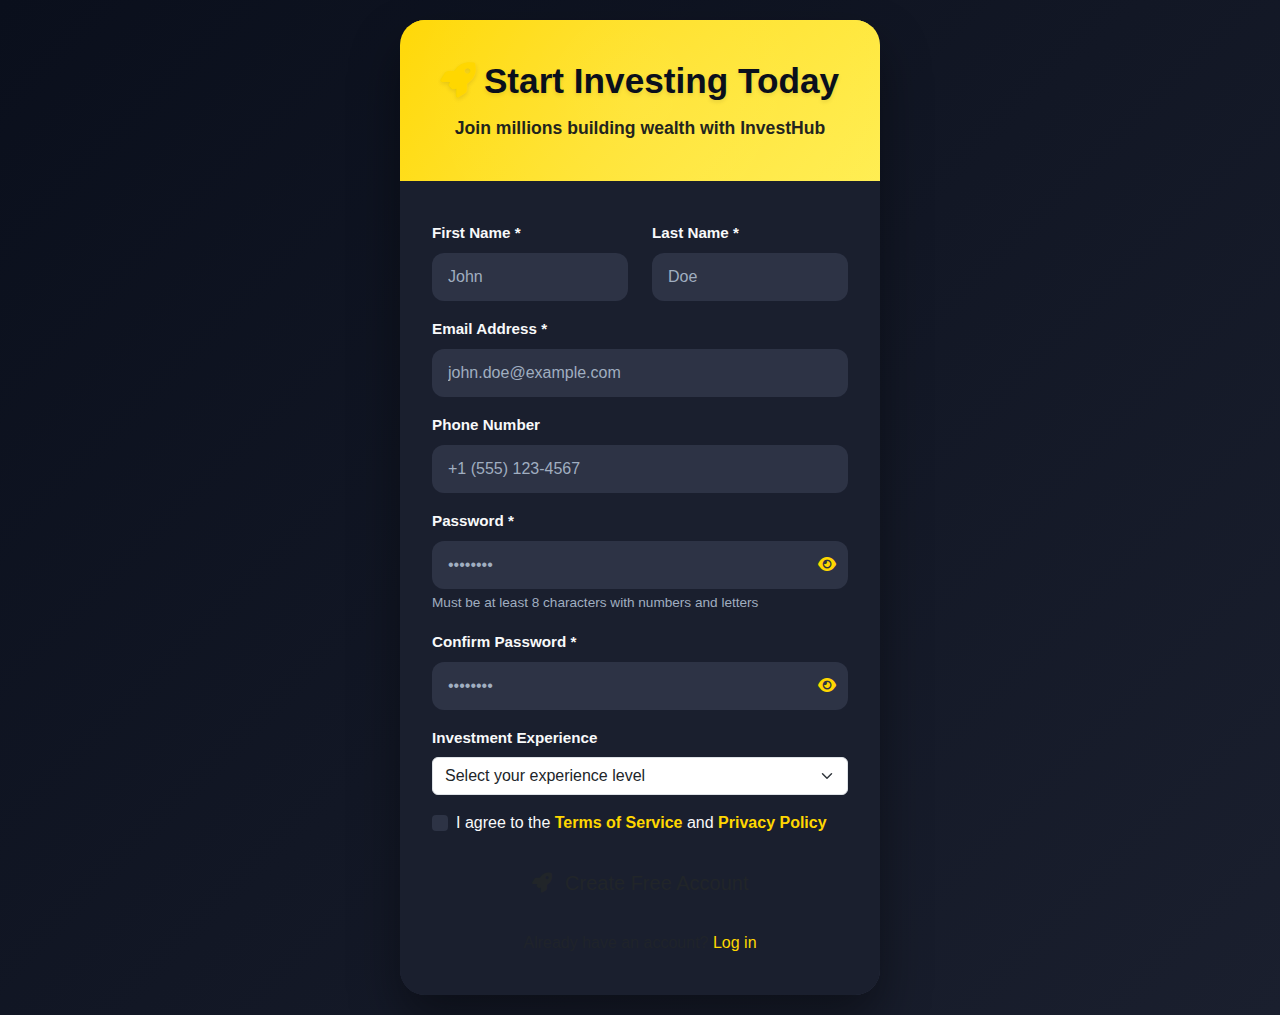
<file: signup.html>
<!DOCTYPE html>
<html lang="en">

<head>
    <meta charset="UTF-8">
    <meta name="viewport" content="width=device-width, initial-scale=1.0">
    <title>Sign Up-InvestHub</title>
    <!-- Bootstrap CSS -->
    <link href="https://cdn.jsdelivr.net/npm/bootstrap@5.3.0/dist/css/bootstrap.min.css" rel="stylesheet">
    <!-- Font Awesome -->
    <link rel="stylesheet" href="https://cdnjs.cloudflare.com/ajax/libs/font-awesome/6.4.0/css/all.min.css">
    <style>
        :root {
            --dark-primary: #0a0f1c;
            --dark-secondary: #1a1f2e;
            --dark-tertiary: #2d3345;
            --gold-primary: #ffd700;
            --gold-secondary: #ffed4e;
            --gold-dark: #b39700;
            --gold-gradient: linear-gradient(135deg, #ffd700 0%, #ffed4e 100%);
            --dark-gradient: linear-gradient(135deg, #0a0f1c 0%, #1a1f2e 100%);
            --text-light: #f8f9fa;
            --text-muted: #a0aec0;
            --text-dark: #2d3748;
        }

        body {
            background: var(--dark-gradient);
            min-height: 100vh;
            display: flex;
            align-items: center;
            justify-content: center;
            padding: 20px;
            font-family: 'Segoe UI', Tahoma, Geneva, Verdana, sans-serif;
            color: var(--text-light);
        }

        .signup-container {
            background: linear-gradient(135deg, var(--dark-secondary) 0%, var(--dark-tertiary) 100%);
            border-radius: 25px;
            box-shadow: 0 25px 50px rgba(0, 0, 0, 0.4);
            overflow: hidden;
            max-width: 480px;
            width: 100%;
            border: 1px solid var(--border-color);
            position: relative;
        }

        .signup-container::before {
            content: '';
            position: absolute;
            top: 0;
            left: 0;
            right: 0;
            height: 4px;
            background: var(--gold-gradient);
        }

        .signup-header {
            background: var(--gold-gradient);
            color: var(--dark-primary);
            padding: 2.5rem 2rem;
            text-align: center;
            position: relative;
            overflow: hidden;
        }

        .signup-header::before {
            content: '';
            position: absolute;
            top: -50%;
            left: -50%;
            width: 200%;
            height: 200%;
            background: radial-gradient(circle, rgba(255, 255, 255, 0.1) 0%, transparent 70%);
            animation: float 6s ease-in-out infinite;
        }

        .signup-header h2 {
            margin: 0;
            font-weight: 800;
            font-size: 2.2rem;
            position: relative;
            z-index: 2;
            text-shadow: 0 2px 4px rgba(0, 0, 0, 0.1);
        }

        .signup-header p {
            margin: 0.8rem 0 0 0;
            font-weight: 600;
            opacity: 0.9;
            position: relative;
            z-index: 2;
            font-size: 1.1rem;
        }

        .signup-body {
            padding: 2.5rem 2rem;
            background: var(--dark-secondary);
        }

        /* Form Styles */
        .signup-form .form-label {
            font-weight: 600;
            color: var(--text-light);
            margin-bottom: 0.5rem;
            font-size: 0.95rem;
        }

        .signup-form .form-control {
            border: 2px solid var(--border-color);
            border-radius: 12px;
            padding: 0.75rem 1rem;
            font-size: 1rem;
            transition: all 0.3s ease;
            background: var(--dark-tertiary);
            color: var(--text-light);
        }

        .signup-form .form-control:focus {
            border-color: var(--gold-primary);
            box-shadow: 0 0 0 0.3rem rgba(255, 215, 0, 0.15);
            background: var(--dark-primary);
            transform: translateY(-2px);
        }

        .signup-form .form-control::placeholder {
            color: var(--text-muted);
            font-weight: 400;
        }

        .input-group .btn-outline-secondary {
            border: 2px solid var(--border-color);
            border-left: none;
            border-radius: 0 12px 12px 0;
            background: var(--dark-tertiary);
            color: var(--gold-primary);
            transition: all 0.3s ease;
        }

        .input-group .btn-outline-secondary:hover {
            background: var(--gold-primary);
            color: var(--dark-primary);
            border-color: var(--gold-primary);
        }

        .signup-form .form-check-input {
            border: 2px solid var(--border-color);
            margin-top: 0.2rem;
            background: var(--dark-tertiary);
        }

        .signup-form .form-check-input:checked {
            background-color: var(--gold-primary);
            border-color: var(--gold-primary);
        }

        .signup-form .form-check-input:focus {
            border-color: var(--gold-primary);
            box-shadow: 0 0 0 0.2rem rgba(255, 215, 0, 0.25);
        }

        .signup-form .form-check-label {
            color: var(--text-light);
            font-weight: 500;
        }

        .signup-form .form-check-label a {
            color: var(--gold-primary);
            text-decoration: none;
            font-weight: 600;
        }

        .signup-form .form-check-label a:hover {
            color: var(--gold-secondary);
            text-decoration: underline;
        }

        .btn-gold {
            background: var(--gold-gradient);
            border: none;
            color: var(--dark-primary);
            font-weight: 700;
            font-size: 1.1rem;
            padding: 1rem 2rem;
            border-radius: 15px;
            transition: all 0.4s cubic-bezier(0.175, 0.885, 0.32, 1.275);
            box-shadow: 0 8px 25px rgba(255, 215, 0, 0.3);
            position: relative;
            overflow: hidden;
            width: 100%;
        }

        .btn-gold::before {
            content: '';
            position: absolute;
            top: 0;
            left: -100%;
            width: 100%;
            height: 100%;
            background: linear-gradient(90deg, transparent, rgba(255, 255, 255, 0.3), transparent);
            transition: left 0.7s ease;
        }

        .btn-gold:hover {
            transform: translateY(-4px);
            box-shadow: 0 15px 35px rgba(255, 215, 0, 0.5);
            background: linear-gradient(135deg, var(--gold-secondary) 0%, var(--gold-primary) 100%);
        }

        .btn-gold:hover::before {
            left: 100%;
        }

        .text-gold {
            color: var(--gold-primary) !important;
            text-decoration: none;
            font-weight: 600;
            transition: all 0.3s ease;
        }

        .text-gold:hover {
            color: var(--gold-secondary) !important;
            text-decoration: underline;
        }

        /* Loading state for submit button */
        .btn-loading {
            position: relative;
            color: transparent !important;
        }

        .btn-loading::after {
            content: '';
            position: absolute;
            width: 24px;
            height: 24px;
            top: 50%;
            left: 50%;
            margin-left: -12px;
            margin-top: -12px;
            border: 3px solid var(--dark-primary);
            border-radius: 50%;
            border-top-color: transparent;
            animation: spin 1s ease-in-out infinite;
        }

        @keyframes spin {
            to {
                transform: rotate(360deg);
            }
        }

        @keyframes float {

            0%,
            100% {
                transform: translateY(0px) rotate(0deg);
            }

            50% {
                transform: translateY(-10px) rotate(180deg);
            }
        }

        /* Alert positioning */
        #successAlert {
            position: fixed;
            top: 20px;
            right: 20px;
            z-index: 9999;
            max-width: 400px;
            border-radius: 15px;
            border: none;
            box-shadow: 0 10px 30px rgba(0, 0, 0, 0.3);
            background: var(--gold-gradient);
            color: var(--dark-primary);
            font-weight: 600;
            border: 1px solid var(--gold-primary);
        }

        .form-text {
            color: var(--text-muted);
            font-size: 0.85rem;
            margin-top: 0.3rem;
        }

        .invalid-feedback {
            font-size: 0.85rem;
            font-weight: 500;
            color: #f56565;
        }

        /* Floating animation for icons */
        .floating-icon {
            animation: float 3s ease-in-out infinite;
            color: var(--gold-primary);
        }

        .floating-icon:nth-child(2) {
            animation-delay: 1s;
        }

        .floating-icon:nth-child(3) {
            animation-delay: 2s;
        }

        /* Additional gold accents */
        .signup-accent {
            position: absolute;
            width: 100px;
            height: 100px;
            background: radial-gradient(circle, rgba(255, 215, 0, 0.1) 0%, rgba(255, 215, 0, 0) 70%);
            border-radius: 50%;
            z-index: 1;
        }

        .accent-1 {
            top: 10%;
            left: 5%;
        }

        .accent-2 {
            bottom: 20%;
            right: 8%;
        }

        /* Login link section */
        .login-link {
            text-align: center;
            margin-top: 1.5rem;
            padding-top: 1.5rem;
            border-top: 1px solid var(--border-color);
            
        }

        .login-link p {
            color: var(--text-muted);
            margin-bottom: 0.5rem;
        }
        .login{
            color: var(--gold-primary);
            text-decoration: none;
        }

        /* Responsive adjustments */
        @media (max-width: 576px) {
            .signup-container {
                margin: 10px;
                border-radius: 20px;
            }

            .signup-header {
                padding: 2rem 1.5rem;
            }

            .signup-body {
                padding: 2rem 1.5rem;
            }

            .signup-header h2 {
                font-size: 1.8rem;
            }

            .btn-gold {
                padding: 0.9rem 1.5rem;
                font-size: 1rem;
            }
        }

        /* Password strength indicator */
        .password-strength {
            margin-top: 0.5rem;
        }

        .strength-bar {
            height: 4px;
            background: var(--border-color);
            border-radius: 2px;
            overflow: hidden;
            margin-top: 0.3rem;
        }

        .strength-fill {
            height: 100%;
            background: var(--gold-gradient);
            border-radius: 2px;
            transition: all 0.3s ease;
        }

        .strength-text {
            font-size: 0.8rem;
            color: var(--text-muted);
            margin-top: 0.2rem;
        }
    </style>
</head>

<body>
    <!-- Signup Form Container -->
    <div class="signup-container">
        <div class="signup-header">
            <h2><i class="fas fa-rocket floating-icon me-2"></i>Start Investing Today</h2>
            <p>Join millions building wealth with InvestHub</p>
        </div>

        <div class="signup-body">
            <form id="signupForm" class="signup-form">
                <div class="row">
                    <div class="col-md-6">
                        <div class="form-group mb-3">
                            <label for="firstName" class="form-label">First Name *</label>
                            <input type="text" class="form-control" id="firstName" required placeholder="John">
                            <div class="invalid-feedback">Please enter your first name</div>
                        </div>
                    </div>
                    <div class="col-md-6">
                        <div class="form-group mb-3">
                            <label for="lastName" class="form-label">Last Name *</label>
                            <input type="text" class="form-control" id="lastName" required placeholder="Doe">
                            <div class="invalid-feedback">Please enter your last name</div>
                        </div>
                    </div>
                </div>

                <div class="form-group mb-3">
                    <label for="email" class="form-label">Email Address *</label>
                    <input type="email" class="form-control" id="email" required placeholder="john.doe@example.com">
                    <div class="invalid-feedback">Please enter a valid email address</div>
                </div>

                <div class="form-group mb-3">
                    <label for="phone" class="form-label">Phone Number</label>
                    <input type="tel" class="form-control" id="phone" placeholder="+1 (555) 123-4567">
                </div>

                <div class="form-group mb-3">
                    <label for="password" class="form-label">Password *</label>
                    <div class="input-group">
                        <input type="password" class="form-control" id="password" required placeholder="••••••••">
                        <button type="button" class="btn btn-outline-secondary toggle-password" data-target="password">
                            <i class="fas fa-eye floating-icon"></i>
                        </button>
                    </div>
                    <div class="form-text">Must be at least 8 characters with numbers and letters</div>
                    <div class="invalid-feedback">Password must be at least 8 characters with letters and numbers</div>
                </div>

                <div class="form-group mb-3">
                    <label for="confirmPassword" class="form-label">Confirm Password *</label>
                    <div class="input-group">
                        <input type="password" class="form-control" id="confirmPassword" required
                            placeholder="••••••••">
                        <button type="button" class="btn btn-outline-secondary toggle-password"
                            data-target="confirmPassword">
                            <i class="fas fa-eye floating-icon"></i>
                        </button>
                    </div>
                    <div class="invalid-feedback">Passwords do not match</div>
                </div>

                <div class="form-group mb-3">
                    <label for="investmentExperience" class="form-label">Investment Experience</label>
                    <select class="form-select" id="investmentExperience">
                        <option value="">Select your experience level</option>
                        <option value="beginner">Beginner (New to investing)</option>
                        <option value="intermediate">Intermediate (Some experience)</option>
                        <option value="advanced">Advanced (Experienced investor)</option>
                    </select>
                </div>

                <div class="form-check mb-4">
                    <input class="form-check-input" type="checkbox" id="terms" required>
                    <label class="form-check-label" for="terms">
                        I agree to the <a href="#" class="text-turquoise">Terms of Service</a> and <a href="#"
                            class="text-turquoise">Privacy Policy</a>
                    </label>
                    <div class="invalid-feedback">You must agree to the terms and conditions</div>
                </div>

                <div class="d-grid gap-2">
                    <button type="submit" class="btn btn-turquoise btn-lg" id="submitBtn">
                        <i class="fas fa-rocket me-2"></i>
                        Create Free Account
                    </button>
                </div>

                <div class="text-center mt-4">
                    <p class="text-muted mb-0">Already have an account? <a href="/login.html" class="text-turquoise login">Log in</a>
                    </p>
                </div>
            </form>
        </div>
    </div>

    <!-- Success Alert (Hidden by default) -->
    <div id="successAlert" class="alert alert-success alert-dismissible fade" role="alert" style="display: none;">
        <i class="fas fa-check-circle me-2"></i>
        <strong>Success!</strong> Your account has been created successfully. Welcome to InvestHub!
        <button type="button" class="btn-close" data-bs-dismiss="alert" aria-label="Close"></button>
    </div>

    <!-- Bootstrap JS -->
    <script src="https://cdn.jsdelivr.net/npm/bootstrap@5.3.0/dist/js/bootstrap.bundle.min.js"></script>

    <script>
        // Signup Form Functionality
        document.addEventListener('DOMContentLoaded', function () {
            const signupForm = document.getElementById('signupForm');
            const submitBtn = document.getElementById('submitBtn');
            const successAlert = document.getElementById('successAlert');

            // Password toggle functionality
            document.querySelectorAll('.toggle-password').forEach(button => {
                button.addEventListener('click', function () {
                    const targetId = this.getAttribute('data-target');
                    const passwordInput = document.getElementById(targetId);
                    const icon = this.querySelector('i');

                    if (passwordInput.type === 'password') {
                        passwordInput.type = 'text';
                        icon.classList.remove('fa-eye');
                        icon.classList.add('fa-eye-slash');
                    } else {
                        passwordInput.type = 'password';
                        icon.classList.remove('fa-eye-slash');
                        icon.classList.add('fa-eye');
                    }
                });
            });

            // Real-time password validation
            const password = document.getElementById('password');
            const confirmPassword = document.getElementById('confirmPassword');

            password.addEventListener('input', validatePassword);
            confirmPassword.addEventListener('input', validatePassword);

            function validatePassword() {
                const passwordValue = password.value;
                const confirmValue = confirmPassword.value;

                // Password strength validation
                if (passwordValue.length > 0) {
                    const hasLetter = /[a-zA-Z]/.test(passwordValue);
                    const hasNumber = /[0-9]/.test(passwordValue);

                    if (passwordValue.length < 8 || !hasLetter || !hasNumber) {
                        password.classList.add('is-invalid');
                        return false;
                    } else {
                        password.classList.remove('is-invalid');
                        password.classList.add('is-valid');
                    }
                }

                // Confirm password match
                if (confirmValue.length > 0) {
                    if (passwordValue !== confirmValue) {
                        confirmPassword.classList.add('is-invalid');
                        return false;
                    } else {
                        confirmPassword.classList.remove('is-invalid');
                        confirmPassword.classList.add('is-valid');
                    }
                }

                return true;
            }

            // Form submission
            signupForm.addEventListener('submit', function (e) {
                e.preventDefault();

                if (validateForm()) {
                    // Show loading state
                    submitBtn.disabled = true;
                    submitBtn.classList.add('btn-loading');
                    submitBtn.innerHTML = 'Creating Account...';

                    // Simulate API call
                    setTimeout(() => {
                        // Reset form
                        signupForm.reset();
                        signupForm.classList.remove('was-validated');

                        // Remove validation classes
                        document.querySelectorAll('.is-valid, .is-invalid').forEach(el => {
                            el.classList.remove('is-valid', 'is-invalid');
                        });

                        // Show success alert
                        successAlert.style.display = 'block';
                        successAlert.classList.add('show');

                        // Auto-hide alert after 5 seconds
                        setTimeout(() => {
                            successAlert.classList.remove('show');
                            setTimeout(() => {
                                successAlert.style.display = 'none';
                            }, 150);
                        }, 5000);

                        // Reset button
                        submitBtn.disabled = false;
                        submitBtn.classList.remove('btn-loading');
                        submitBtn.innerHTML = '<i class="fas fa-rocket me-2"></i>Create Free Account';

                        // Show welcome message
                        showWelcomeMessage();
                    }, 2000);
                }
            });

            function validateForm() {
                let isValid = true;

                // Required fields validation
                const requiredFields = signupForm.querySelectorAll('[required]');
                requiredFields.forEach(field => {
                    if (!field.value.trim()) {
                        field.classList.add('is-invalid');
                        isValid = false;
                    } else {
                        field.classList.remove('is-invalid');
                    }
                });

                // Email validation
                const email = document.getElementById('email');
                if (email.value && !isValidEmail(email.value)) {
                    email.classList.add('is-invalid');
                    isValid = false;
                }

                // Terms agreement validation
                const terms = document.getElementById('terms');
                if (!terms.checked) {
                    terms.classList.add('is-invalid');
                    isValid = false;
                } else {
                    terms.classList.remove('is-invalid');
                }

                // Password validation
                if (!validatePassword()) {
                    isValid = false;
                }

                if (!isValid) {
                    // Show first error field
                    const firstInvalid = signupForm.querySelector('.is-invalid');
                    if (firstInvalid) {
                        firstInvalid.focus();
                    }

                    // Show error alert
                    showAlert('Please fill in all required fields correctly.', 'danger');
                }

                return isValid;
            }

            function isValidEmail(email) {
                const emailRegex = /^[^\s@]+@[^\s@]+\.[^\s@]+$/;
                return emailRegex.test(email);
            }

            function showAlert(message, type) {
                // Remove existing alerts
                const existingAlert = document.querySelector('.alert:not(#successAlert)');
                if (existingAlert) {
                    existingAlert.remove();
                }

                const alertDiv = document.createElement('div');
                alertDiv.className = `alert alert-${type} alert-dismissible fade show fixed-top m-3`;
                alertDiv.style.cssText = 'z-index: 9999; margin-top: 20px; right: 20px; left: auto; max-width: 400px; border-radius: 15px;';
                alertDiv.innerHTML = `
                    <i class="fas fa-${type === 'danger' ? 'exclamation-triangle' : 'info-circle'} me-2"></i>
                    ${message}
                    <button type="button" class="btn-close" data-bs-dismiss="alert"></button>
                `;

                document.body.appendChild(alertDiv);

                // Auto remove after 5 seconds
                setTimeout(() => {
                    if (alertDiv.parentNode) {
                        alertDiv.classList.remove('show');
                        setTimeout(() => {
                            alertDiv.remove();
                        }, 150);
                    }
                }, 5000);
            }

            function showWelcomeMessage() {
                console.log('Welcome to InvestHub! Account created successfully.');
            }
        });
    </script>
</body>

</html>
</file>
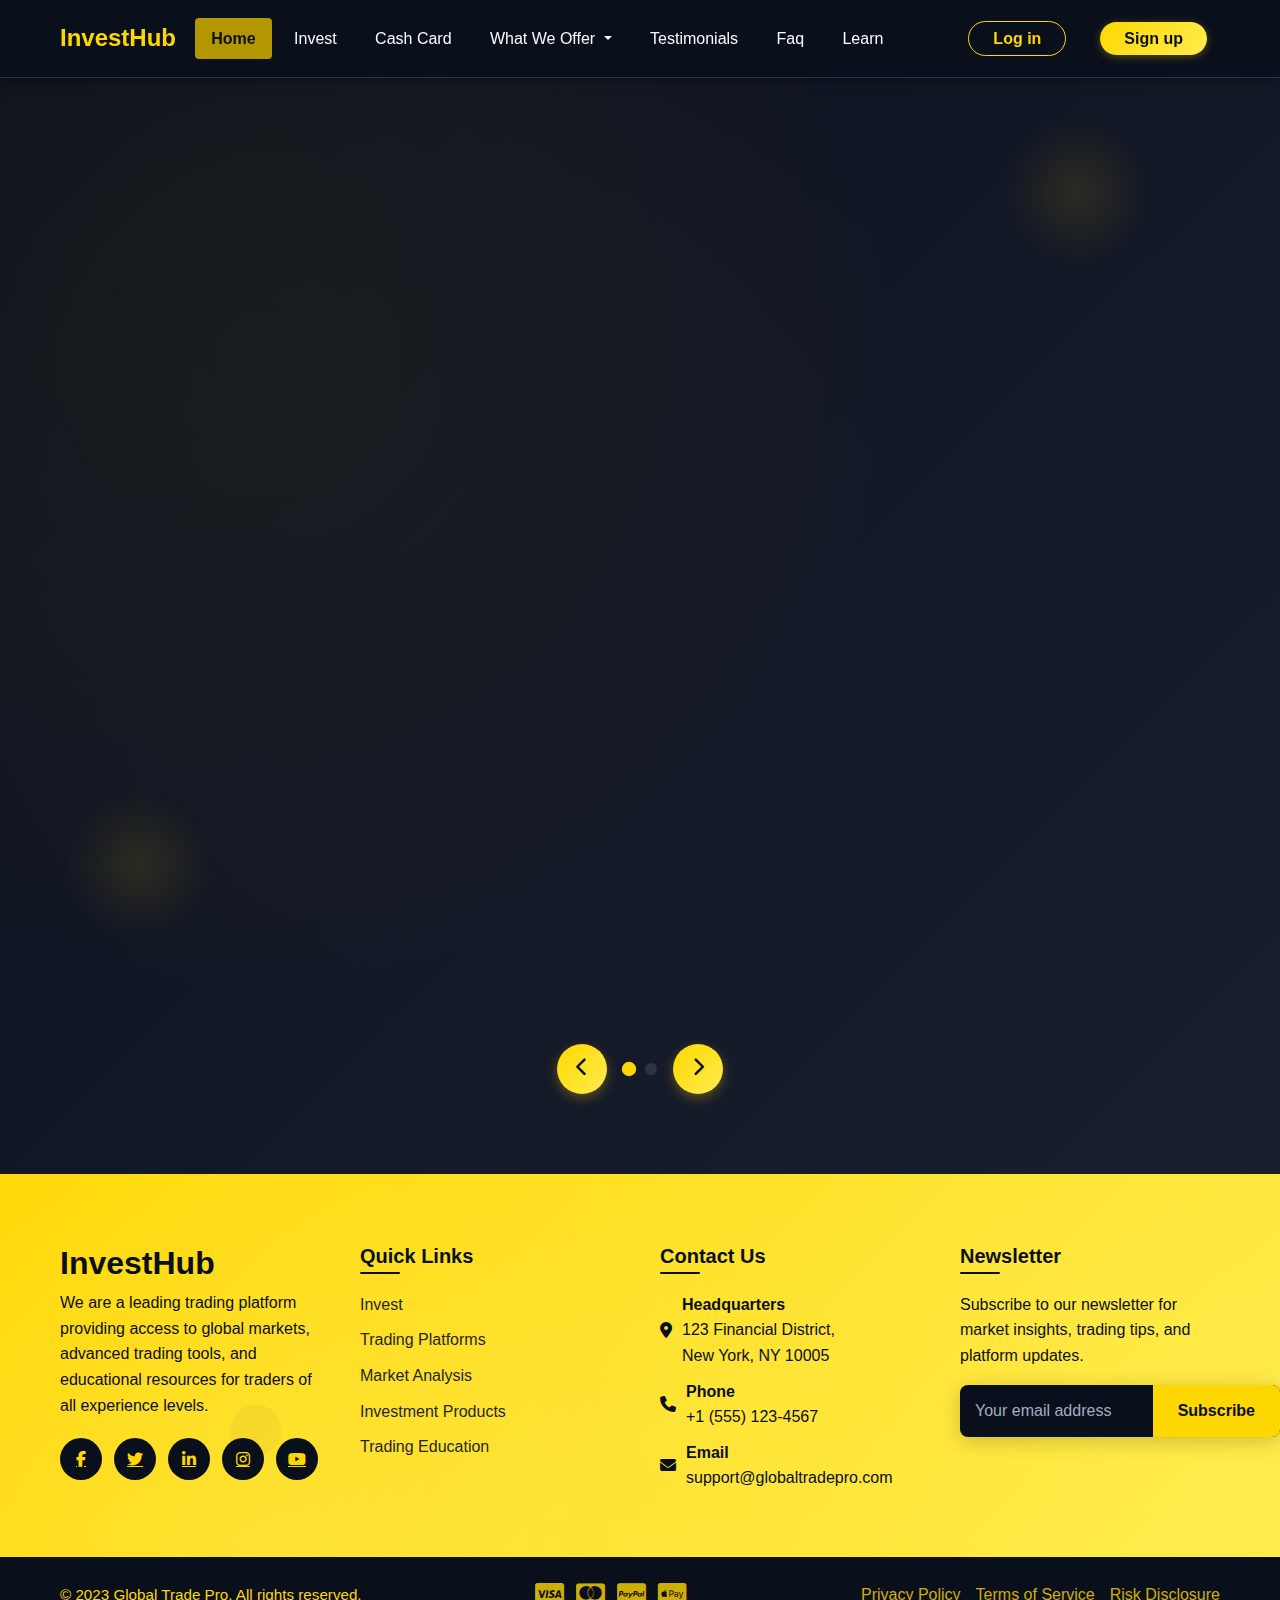
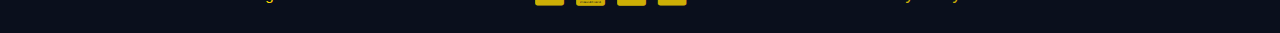
<file: testimonial.html>
<!DOCTYPE html>
<html lang="en">

<head>
    <meta charset="UTF-8">
    <meta name="viewport" content="width=device-width, initial-scale=1.0">
    <link rel="icon" href="/images/favico.png" type="image/x-icon">
    <title>InvestHub Testimonials</title>
    <link rel="stylesheet" href="https://cdn.jsdelivr.net/npm/bootstrap@5.3.8/dist/css/bootstrap.min.css">
    <link rel="stylesheet" href="/css/style.css">
    <link rel="stylesheet" href="https://cdnjs.cloudflare.com/ajax/libs/animate.css/4.1.1/animate.min.css">
    <link rel="stylesheet" href="https://cdnjs.cloudflare.com/ajax/libs/font-awesome/6.5.1/css/all.min.css">
    <link href="https://unpkg.com/aos@2.3.1/dist/aos.css" rel="stylesheet">
    <link rel="stylesheet" href="/css/owl.carousel.min.css">
    <link rel="stylesheet" href="/css/owl.theme.default.min.css">
    <style>
        /* Color Variables */
        :root {
            /* Dark & Gold Color Palette */
            --dark-primary: #0a0f1c;
            --dark-secondary: #1a1f2e;
            --dark-tertiary: #2d3345;
            --gold-primary: #ffd700;
            --gold-secondary: #ffed4e;
            --gold-dark: #b39700;
            --gold-gradient: linear-gradient(135deg, #ffd700 0%, #ffed4e 100%);
            --dark-gradient: linear-gradient(135deg, #0a0f1c 0%, #1a1f2e 100%);

            /* Text Colors */
            --text-light: #f8f9fa;
            --text-muted: #a0aec0;
            --text-dark: #2d3748;

            /* Component Colors */
            --card-bg: #1a1f2e;
            --section-bg: #0a0f1c;
            --border-color: #2d3345;

            /* Status Colors */
            --success: #48bb78;
            --danger: #f56565;
            --warning: #ed8936;
            --info: #4299e1;

            /* Button Colors */
            --btn-primary-bg: var(--gold-primary);
            --btn-primary-text: var(--dark-primary);
            --btn-primary-hover: var(--gold-secondary);
        }

        /* Base Styles */
        * {
            margin: 0;
            padding: 0;
            box-sizing: border-box;
        }

        body {
            font-family: "Segoe UI", Tahoma, Geneva, Verdana, sans-serif;
            background-color: var(--dark-primary);
            color: var(--text-light);
            line-height: 1.6;
        }

        .container {
            width: 100%;
            max-width: 1200px;
            margin: 0 auto;
            padding: 0 20px;
        }

        /* Testimonials Section */
        .testimonials-section {
            padding: 5rem 0;
            background: var(--dark-gradient);
            position: relative;
            overflow: hidden;
        }

        .testimonials-section::before {
            content: "";
            position: absolute;
            top: 0;
            left: 0;
            width: 100%;
            height: 100%;
            background: radial-gradient(circle at 20% 30%,
                    rgba(255, 215, 0, 0.05) 0%,
                    transparent 50%);
            z-index: 1;
        }

        .testimonials-section .container {
            position: relative;
            z-index: 2;
        }

        /* Section Header */
        .section-title {
            font-size: 2.5rem;
            font-weight: 700;
            color: var(--text-light);
            text-align: center;
            margin-bottom: 1rem;
            position: relative;
            margin-top: 28px;
        }

        .section-title::after {
            content: "";
            position: absolute;
            bottom: -10px;
            left: 50%;
            transform: translateX(-50%);
            width: 60px;
            height: 3px;
            background: var(--gold-gradient);
            border-radius: 2px;
        }

        .section-subtitle {
            font-size: 1.1rem;
            color: var(--text-muted);
            text-align: center;
            max-width: 700px;
            margin: 2rem auto 4rem;
            line-height: 1.6;
        }

        /* Testimonial Cards */
        .testimonial-card {
            background: var(--card-bg);
            border-radius: 16px;
            padding: 2.5rem 2rem;
            box-shadow: 0 8px 30px rgba(0, 0, 0, 0.3);
            margin-bottom: 2rem;
            transition: all 0.4s cubic-bezier(0.175, 0.885, 0.32, 1.275);
            border-left: 4px solid var(--gold-primary);
            border: 1px solid var(--border-color);
            position: relative;
            overflow: hidden;
            height: 100%;
        }

        .testimonial-card::before {
            content: "";
            position: absolute;
            top: 0;
            left: -100%;
            width: 100%;
            height: 100%;
            background: linear-gradient(90deg,
                    transparent,
                    rgba(255, 215, 0, 0.05),
                    transparent);
            transition: left 0.6s ease;
        }

        .testimonial-card:hover::before {
            left: 100%;
        }

        .testimonial-card:hover {
            transform: translateY(-8px);
            box-shadow: 0 20px 40px rgba(255, 215, 0, 0.15);
            border-left-color: var(--gold-secondary);
            border-color: var(--gold-primary);
        }

        /* Testimonial Content */
        .testimonial-text {
            font-style: italic;
            color: var(--text-light);
            margin-bottom: 1.5rem;
            line-height: 1.7;
            font-size: 1.1rem;
            position: relative;
        }

        .testimonial-text::before {
            font-size: 4rem;
            color: var(--gold-primary);
            opacity: 0.3;
            position: absolute;
            top: -1.5rem;
            left: -1rem;
            font-family: serif;
            line-height: 1;
        }

        /* Rating Stars */
        .testimonial-rating {
            margin-bottom: 1rem;
        }

        .rating-stars {
            color: var(--gold-primary);
            font-size: 1.1rem;
        }

        .rating-stars .star {
            margin-right: 2px;
        }

        /* Author Info */
        .testimonial-author {
            display: flex;
            align-items: center;
            position: relative;
        }

        .author-avatar {
            width: 55px;
            height: 55px;
            border-radius: 50%;
            background: var(--gold-gradient);
            display: flex;
            align-items: center;
            justify-content: center;
            color: var(--dark-primary);
            font-weight: bold;
            margin-right: 1rem;
            font-size: 1.2rem;
            box-shadow: 0 4px 12px rgba(255, 215, 0, 0.3);
            transition: all 0.3s ease;
        }

        .testimonial-card:hover .author-avatar {
            transform: scale(1.1);
            box-shadow: 0 6px 15px rgba(255, 215, 0, 0.4);
        }

        .author-info h5 {
            margin: 0;
            color: var(--gold-primary);
            font-weight: 600;
            font-size: 1.1rem;
        }

        .author-info p {
            margin: 0;
            color: var(--text-muted);
            font-size: 0.9rem;
        }

        /* Testimonial Controls */
        .testimonial-controls {
            display: flex;
            justify-content: center;
            align-items: center;
            margin-top: 2rem;
            gap: 1rem;
        }

        .testimonial-nav-btn {
            background: var(--gold-gradient);
            border: none;
            width: 50px;
            height: 50px;
            border-radius: 50%;
            color: var(--dark-primary);
            font-size: 1.2rem;
            cursor: pointer;
            transition: all 0.3s ease;
            box-shadow: 0 4px 12px rgba(255, 215, 0, 0.3);
        }

        .testimonial-nav-btn:hover {
            transform: scale(1.1);
            box-shadow: 0 6px 15px rgba(255, 215, 0, 0.5);
        }

        .testimonial-dots {
            display: flex;
            gap: 10px;
        }

        .testimonial-dot {
            width: 12px;
            height: 12px;
            border-radius: 50%;
            background: var(--border-color);
            cursor: pointer;
            transition: all 0.3s ease;
        }

        .testimonial-dot.active {
            background: var(--gold-primary);
            transform: scale(1.2);
        }

        /* Animations */
        .animate-pop-in {
            animation: popIn 0.8s cubic-bezier(0.26, 0.53, 0.74, 1.48) forwards;
            opacity: 0;
            transform: scale(0.8) translateY(20px);
        }

        @keyframes popIn {
            0% {
                opacity: 0;
                transform: scale(0.8) translateY(20px);
            }

            100% {
                opacity: 1;
                transform: scale(1) translateY(0);
            }
        }

        .animate-slide-up {
            animation: slideUp 1s ease forwards;
            opacity: 0;
            transform: translateY(40px);
        }

        @keyframes slideUp {
            0% {
                opacity: 0;
                transform: translateY(40px);
            }

            100% {
                opacity: 1;
                transform: translateY(0);
            }
        }

        .animate-delay-1 {
            animation-delay: 0.3s;
        }

        .animate-delay-2 {
            animation-delay: 0.6s;
        }

        .animate-delay-3 {
            animation-delay: 0.9s;
        }

        /* Gold accent elements */
        .testimonial-accent {
            position: absolute;
            width: 150px;
            height: 150px;
            background: radial-gradient(circle, rgba(255, 215, 0, 0.1) 0%, rgba(255, 215, 0, 0) 70%);
            border-radius: 50%;
            z-index: 1;
        }

        .testimonial-accent-1 {
            top: 10%;
            right: 10%;
        }

        .testimonial-accent-2 {
            bottom: 20%;
            left: 5%;
        }

        /* Grid Layout */
        .row {
            display: flex;
            flex-wrap: wrap;
            margin: 0 -15px;
        }

        .col-lg-4,
        .col-md-6 {
            padding: 0 15px;
        }

        .col-lg-4 {
            flex: 0 0 33.333333%;
            max-width: 33.333333%;
        }

        .col-md-6 {
            flex: 0 0 50%;
            max-width: 50%;
        }

        .justify-content-center {
            justify-content: center;
        }

        .text-center {
            text-align: center;
        }

        .mb-4 {
            margin-bottom: 1.5rem;
        }

        /* Responsive Design */
        @media (max-width: 992px) {
            .col-lg-4 {
                flex: 0 0 50%;
                max-width: 50%;
            }
        }

        @media (max-width: 768px) {
            .testimonials-section {
                padding: 3rem 0;
                margin-top: 4rem;
            }

            .testimonial-card {
                padding: 2rem 1.5rem;
                margin-bottom: 1.5rem;
            }

            .testimonial-text {
                font-size: 1rem;
            }

            .testimonial-text::before {
                font-size: 3rem;
                top: -1rem;
                left: -0.5rem;
            }

            .author-avatar {
                width: 45px;
                height: 45px;
                font-size: 1rem;
            }

            .col-lg-4,
            .col-md-6 {
                flex: 0 0 100%;
                max-width: 100%;
            }
        }

        @media (max-width: 576px) {
            .testimonials-section {
                padding: 2rem 0;
            }

            .testimonial-card {
                padding: 1.5rem 1rem;
            }

            .testimonial-author {
                flex-direction: column;
                text-align: center;
            }

            .author-avatar {
                margin-right: 0;
                margin-bottom: 0.5rem;
            }

            .section-title {
                font-size: 2rem;
            }
        }
    </style>
</head>

<body>

    <nav class="navbar navbar-expand-lg navbar-trade fixed-top mb-0">
        <div class="container">
            <a class="navbar-brand" href="#">
                InvestHub
            </a>
            <button class="navbar-toggler" type="button" data-bs-toggle="collapse" data-bs-target="#navbarNavDropdown"
                aria-controls="navbarNavDropdown" aria-expanded="false" aria-label="Toggle navigation">
                <span class="navbar-toggler-icon"></span>
            </button>
            <div class="collapse navbar-collapse" id="navbarNavDropdown">
                <ul class="navbar-nav me-auto mb-2 mb-lg-0">
                    <li class="nav-item">
                        <a class="nav-link active" aria-current="page" href="/index.html">Home</a>
                    </li>
                    <li class="nav-item">
                        <a class="nav-link" href="/invest.html">Invest</a>
                    </li>
                    <li class="nav-item">
                        <a class="nav-link" href="/cashcard.html">Cash Card</a>
                    </li>
                    <li class="nav-item dropdown">
                        <a class="nav-link dropdown-toggle" href="#" role="button" data-bs-toggle="dropdown"
                            aria-expanded="false">
                            What We Offer
                        </a>
                        <ul class="dropdown-menu">
                            <li><a class="dropdown-item" href="/invest.html">Invest</a></li>
                            <li><a class="dropdown-item" href="/trading.html">Trading</a></li>
                            <li><a class="dropdown-item" href="#">Banking</a></li>
                            <li><a class="dropdown-item" href="/stock.html">Stocks & ETFs</a></li>
                            <li><a class="dropdown-item" href="#">Crypto</a></li>
                            <li><a class="dropdown-item" href="/explore.html">Explore</a></li>
                        </ul>
                    </li>
                    <li class="nav-item">
                        <a class="nav-link" href="/testimonial.html">Testimonials</a>
                    </li>
                    <li class="nav-item">
                        <a class="nav-link" href="/faq.html">Faq</a>
                    </li>

                    <li class="nav-item">
                        <a class="nav-link" href="/learn.html">Learn</a>
                    </li>
                </ul>
                <div class="d-flex btn-container">
                    <button class="btn btn-login me-2 "><a href="/login.html" class="log">Log in</a></button>
                    <button class="btn btn-signup"><a href="./signup.html" class="sign">Sign up</a></button>
                </div>
            </div>
        </div>
    </nav>

    <!-- Testimonials Section -->
    <section class="testimonials-section">
        <div class="container">
            <!-- Section Header -->
            <div class="row justify-content-center">
                <div class="col-lg-8 text-center">
                    <h2 class="section-title animate-pop-in">What Our Traders Say</h2>
                    <p class="section-subtitle animate-pop-in animate-delay-1">
                        Discover why thousands of investors trust our platform for their trading journey
                    </p>
                </div>
            </div>

            <!-- Testimonials Grid -->
            <div class="row" id="testimonials-container">
                <!-- Testimonials will be loaded here by JavaScript -->
            </div>

            <!-- Testimonial Controls -->
            <div class="testimonial-controls">
                <button class="testimonial-nav-btn" id="prev-testimonial">
                    <i class="fas fa-chevron-left"></i>
                </button>
                <div class="testimonial-dots" id="testimonial-dots">
                    <!-- Dots will be generated by JavaScript -->
                </div>
                <button class="testimonial-nav-btn" id="next-testimonial">
                    <i class="fas fa-chevron-right"></i>
                </button>
            </div>
        </div>

        <!-- Gold accent elements -->
        <div class="testimonial-accent testimonial-accent-1"></div>
        <div class="testimonial-accent testimonial-accent-2"></div>
    </section>

    <footer class="footer">
        <div class="container">
            <div class="footer-content">
                <div class="footer-section">
                    <h2 class="footer-brand mb-15"><a href="#" class="foot">InvestHub</a></h2>
                    <p class="firstp">We are a leading trading platform providing access to global markets, advanced
                        trading tools, and educational resources for traders of all experience levels.</p>
                    <div class="social-links">
                        <a href="#"><i class="fab fa-facebook-f"></i></a>
                        <a href="#"><i class="fab fa-twitter"></i></a>
                        <a href="#"><i class="fab fa-linkedin-in"></i></a>
                        <a href="#"><i class="fab fa-instagram"></i></a>
                        <a href="#"><i class="fab fa-youtube"></i></a>
                    </div>
                </div>

                <div class="footer-section">
                    <h3>Quick Links</h3>
                    <ul class="footer-links">
                        <li><a href="/invest.html">Invest</a></li>
                        <li><a href="#">Trading Platforms</a></li>
                        <li><a href="/stock.html">Market Analysis</a></li>
                        <li><a href="#">Investment Products</a></li>
                        <li><a href="/learn.html">Trading Education</a></li>

                    </ul>
                </div>

                <div class="footer-section">
                    <h3>Contact Us</h3>
                    <ul class="contact-info">
                        <li>
                            <i class="fas fa-map-marker-alt"></i>
                            <div>
                                <strong>Headquarters</strong><br>
                                123 Financial District,<br>
                                New York, NY 10005
                            </div>
                        </li>
                        <li>
                            <i class="fas fa-phone"></i>
                            <div>
                                <strong>Phone</strong><br>
                                +1 (555) 123-4567
                            </div>
                        </li>
                        <li>
                            <i class="fas fa-envelope"></i>
                            <div>
                                <strong>Email</strong><br>
                                support@globaltradepro.com
                            </div>
                        </li>
                    </ul>
                </div>

                <div class="footer-section">
                    <h3>Newsletter</h3>
                    <p>Subscribe to our newsletter for market insights, trading tips, and platform updates.</p>
                    <form class="newsletter-form">
                        <input type="email" placeholder="Your email address" required>
                        <button type="submit">Subscribe</button>
                    </form>
                </div>
            </div>
        </div>

        <div class="footer-bottom">
            <div class="container">
                <div class="footer-bottom-content">
                    <p>&copy; 2023 Global Trade Pro. All rights reserved.</p>

                    <div class="payment-methods">
                        <i class="fab fa-cc-visa"></i>
                        <i class="fab fa-cc-mastercard"></i>
                        <i class="fab fa-cc-paypal"></i>
                        <i class="fab fa-cc-apple-pay"></i>
                    </div>

                    <div class="legal-links">
                        <a href="#">Privacy Policy</a>
                        <a href="#">Terms of Service</a>
                        <a href="#">Risk Disclosure</a>
                    </div>
                </div>
            </div>
        </div>
    </footer>


    <script>
        // Testimonial data
        const testimonials = [
            {
                id: 1,
                name: "Sarah Johnson",
                role: "Professional Trader",
                avatar: "SJ",
                rating: 5,
                text: "This platform has completely transformed my trading strategy. The real-time analytics and intuitive interface helped me increase my portfolio by 35% in just three months."
            },
            {
                id: 2,
                name: "Michael Chen",
                role: "Investment Analyst",
                avatar: "MC",
                rating: 5,
                text: "As someone who analyzes trading platforms professionally, I'm impressed by the depth of tools available while maintaining user-friendliness. The gold-themed interface is both beautiful and functional."
            },
            {
                id: 3,
                name: "Emma Rodriguez",
                role: "Day Trader",
                avatar: "ER",
                rating: 4,
                text: "The execution speed is incredible! I've tried multiple platforms, but none match the reliability and speed of this one. The dark theme is easy on the eyes during long trading sessions."
            },
            {
                id: 4,
                name: "David Kim",
                role: "Crypto Investor",
                avatar: "DK",
                rating: 5,
                text: "The crypto trading features are outstanding. I appreciate the security measures and the variety of altcoins available. The gold accents give it a premium feel."
            },
            {
                id: 5,
                name: "Lisa Thompson",
                role: "Financial Advisor",
                avatar: "LT",
                rating: 5,
                text: "I recommend this platform to all my clients. The educational resources combined with powerful trading tools make it perfect for both beginners and experienced traders."
            },
            {
                id: 6,
                name: "James Wilson",
                role: "Options Trader",
                avatar: "JW",
                rating: 4,
                text: "The options trading interface is the best I've used. Clear visuals and easy-to-understand analytics help me make better decisions quickly."
            }
        ];

        // DOM elements
        const testimonialsContainer = document.getElementById('testimonials-container');
        const testimonialDots = document.getElementById('testimonial-dots');
        const prevButton = document.getElementById('prev-testimonial');
        const nextButton = document.getElementById('next-testimonial');

        // Current testimonial page
        let currentPage = 0;
        const testimonialsPerPage = 3;

        // Function to generate star rating
        function generateStars(rating) {
            let stars = '';
            for (let i = 0; i < 5; i++) {
                if (i < rating) {
                    stars += '<span class="star">★</span>';
                } else {
                    stars += '<span class="star" style="opacity: 0.3">★</span>';
                }
            }
            return stars;
        }

        // Function to render testimonials
        function renderTestimonials() {
            testimonialsContainer.innerHTML = '';

            const startIndex = currentPage * testimonialsPerPage;
            const endIndex = startIndex + testimonialsPerPage;
            const currentTestimonials = testimonials.slice(startIndex, endIndex);

            currentTestimonials.forEach((testimonial, index) => {
                const testimonialElement = document.createElement('div');
                testimonialElement.className = 'col-lg-4 col-md-6 mb-4';
                testimonialElement.innerHTML = `
                    <div class="testimonial-card animate-slide-up" style="animation-delay: ${index * 0.2}s">
                        <div class="testimonial-rating">
                            <div class="rating-stars">
                                ${generateStars(testimonial.rating)}
                            </div>
                        </div>
                        <p class="testimonial-text">${testimonial.text}</p>
                        <div class="testimonial-author">
                            <div class="author-avatar">${testimonial.avatar}</div>
                            <div class="author-info">
                                <h5>${testimonial.name}</h5>
                                <p>${testimonial.role}</p>
                            </div>
                        </div>
                    </div>
                `;
                testimonialsContainer.appendChild(testimonialElement);
            });

            updateDots();
        }

        // Function to update navigation dots
        function updateDots() {
            testimonialDots.innerHTML = '';
            const totalPages = Math.ceil(testimonials.length / testimonialsPerPage);

            for (let i = 0; i < totalPages; i++) {
                const dot = document.createElement('div');
                dot.className = `testimonial-dot ${i === currentPage ? 'active' : ''}`;
                dot.addEventListener('click', () => {
                    currentPage = i;
                    renderTestimonials();
                });
                testimonialDots.appendChild(dot);
            }
        }

        // Event listeners for navigation buttons
        prevButton.addEventListener('click', () => {
            currentPage = (currentPage - 1 + Math.ceil(testimonials.length / testimonialsPerPage)) % Math.ceil(testimonials.length / testimonialsPerPage);
            renderTestimonials();
        });

        nextButton.addEventListener('click', () => {
            currentPage = (currentPage + 1) % Math.ceil(testimonials.length / testimonialsPerPage);
            renderTestimonials();
        });

        // Initialize testimonials on page load
        document.addEventListener('DOMContentLoaded', () => {
            renderTestimonials();
        });
    </script>

    <script src="https://cdn.jsdelivr.net/npm/bootstrap@5.3.8/dist/js/bootstrap.bundle.min.js"></script>
    <script src="https://unpkg.com/aos@2.3.1/dist/aos.js"></script>
    <script src="/js/jquery-3.7.1.js"></script>
    <script src="/js/owl.carousel.min.js"></script>
    <script src="/js/app.js"></script>

</body>

</html>
</file>
<file: css/style.css>
:root {
  /* Dark & Gold Color Palette */
  --dark-primary: #0a0f1c;
  --dark-secondary: #1a1f2e;
  --dark-tertiary: #2d3345;
  --gold-primary: #ecc906c1;
  --gold-secondary: #bfac03e4;
  --gold-dark: #b59b04d8;
  --gold-gradient: linear-gradient(135deg, #ffd900a4 0%, #ae9f18 100%);
  --dark-gradient: linear-gradient(135deg, #0a0f1c 0%, #1a1f2e 100%);
  
  /* Text Colors */
  --text-light: #f8f9fa;
  --text-muted: #a0aec0;
  --text-dark: #2d3748;
  
  /* Component Colors */
  --card-bg: #1a1f2e;
  --section-bg: #0a0f1c;
  --border-color: #2d3345;
  
  /* Status Colors */
  --success: #48bb78;
  --danger: #f56565;
  --warning: #ed8936;
  --info: #4299e1;
  
  /* Button Colors */
  --btn-primary-bg: var(--gold-primary);
  --btn-primary-text: var(--dark-primary);
  --btn-primary-hover: var(--gold-secondary);
  
  --btn-secondary-bg: transparent;
  --btn-secondary-text: var(--gold-primary);
  --btn-secondary-border: var(--gold-primary);
  --btn-secondary-hover: rgba(255, 215, 0, 0.1);
}

body {
  font-family: "Segoe UI", Tahoma, Geneva, Verdana, sans-serif;
  padding-top: 0 !important;
  background-color: var(--dark-primary);
  color: var(--text-light);
  margin: 0;
  line-height: 1.6;
}

/* Navbar Styles */
.navbar-trade {
  background-color: var(--dark-primary);
  box-shadow: 0 2px 10px rgba(0, 0, 0, 0.3);
  padding: 0.9rem 0;
  transition: all 0.3s ease;
  border-bottom: 1px solid var(--border-color);
}

.navbar-trade .navbar-brand {
  font-weight: 700;
  font-size: 1.5rem;
  color: var(--gold-primary);
  display: flex;
  align-items: center;
}

.navbar-trade .navbar-brand i {
  margin-right: 8px;
  font-size: 1.8rem;
  color: var(--gold-primary);
}

.navbar-trade .navbar-nav .nav-link {
  color: var(--text-light);
  font-weight: 500;
  padding: 0.5rem 1rem;
  margin: 0 0.2rem;
  border-radius: 4px;
  transition: all 0.2s ease;
}

.navbar-trade .navbar-nav .nav-link:hover,
.navbar-trade .navbar-nav .nav-link:focus {
  background-color: var(--gold-primary);
  color: var(--dark-primary);
}

.navbar-trade .navbar-nav .nav-link.active {
  background-color: var(--gold-dark);
  color: var(--dark-primary);
  font-weight: 600;
}

.navbar-trade .navbar-nav .nav-link.active:hover {
  background-color: var(--gold-secondary);
  color: var(--dark-primary);
}

.navbar-trade .dropdown-menu {
  background-color: var(--dark-secondary);
  border: 1px solid var(--border-color);
  border-radius: 8px;
  box-shadow: 0 4px 12px rgba(0, 0, 0, 0.3);
  padding: 0.5rem 0;
}

.navbar-trade .dropdown-item {
  padding: 0.7rem 1.5rem;
  color: var(--text-light);
  transition: all 0.2s ease;
}

.navbar-trade .dropdown-item:hover {
  background-color: var(--dark-tertiary);
  color: var(--gold-primary);
}

.navbar-trade .btn-signup .sign{
  background: var(--gold-gradient);
  color: var(--dark-primary);
  border: none;
  border-radius: 24px;
  padding: 0.5rem 1.5rem;
  font-weight: 600;
  transition: all 0.2s ease;
  box-shadow: 0 2px 8px rgba(255, 215, 0, 0.3);
  text-decoration: none;
}

.navbar-trade .btn-signup .sign:hover {
  background: var(--gold-secondary);
  transform: translateY(-2px);
  box-shadow: 0 4px 12px rgba(255, 215, 0, 0.4);
}

.navbar-trade .btn-login .log {
  background-color: transparent;
  color: var(--gold-primary);
  border: 1px solid var(--gold-primary);
  border-radius: 24px;
  padding: 0.5rem 1.5rem;
  font-weight: 600;
  transition: all 0.2s ease;
  text-decoration: none;
}

.navbar-trade .btn-login .log:hover {
  background-color: rgba(255, 215, 0, 0.1);
  border-color: var(--gold-secondary);
  transform: translateY(-1px);
}

.navbar-toggler {
  border: 1px solid var(--gold-primary);
  background: transparent;
}

.navbar-toggler-icon {
  background-image: url("data:image/svg+xml,%3csvg xmlns='http://www.w3.org/2000/svg' viewBox='0 0 30 30'%3e%3cpath stroke='rgba%28255, 215, 0, 0.8%29' stroke-linecap='round' stroke-miterlimit='10' stroke-width='2' d='M4 7h22M4 15h22M4 23h22'/%3e%3c/svg%3e");
}

/* Mobile responsiveness for navbar */
@media (max-width: 991.98px) {
  .navbar-trade .navbar-nav {
    background: var(--dark-secondary);
    border-radius: 8px;
    padding: 1rem;
    margin-top: 1rem;
    border: 1px solid var(--border-color);
  }
  
  .navbar-trade .navbar-nav .nav-link {
    margin: 0.2rem 0;
  }
  
  .navbar-trade .btn-login,
  .navbar-trade .btn-signup {
    margin: 0.5rem 0;
    width: 100%;
    text-align: center;
  }
}
/* Hero Section */
.hero-section {
  position: relative;
  overflow: hidden;
  background: var(--dark-gradient);
}

/* Slider Styles */
.slider-wrapper {
  position: relative;
}

.slider-wrapper .slide1,
.slider-wrapper .slide2,
.slider-wrapper .slide3 {
  min-height: 110vh;
  display: flex;
  align-items: center;
  background-size: cover;
  background-position: center;
  background-repeat: no-repeat;
  position: relative;
}

.slider-wrapper .slide1::before,
.slider-wrapper .slide2::before,
.slider-wrapper .slide3::before {
  content: "";
  position: absolute;
  top: 0;
  left: 0;
  width: 100%;
  min-height: 100vh;
  background: linear-gradient(135deg, rgba(10, 15, 28, 0.9) 0%, rgba(26, 31, 46, 0.7) 100%);
  margin-top: 0;
  align-items: center;
  background-size: cover;
  background-position: center;
}

.slider-wrapper .slide1 {
  background-image: url("/images/image.png");
}

.slider-wrapper .slide2 {
  background-image: url("/images/slide3.jpg");
}

.slider-wrapper .slide3 {
  background-image: url("/images/slide2.jpg");
}

.hero-content {
  position: relative;
  z-index: 2;
}

.hero-title {
  font-size: 3.3rem;
  font-weight: 700;
  color: var(--text-light);
  margin-bottom: 1.5rem;
  line-height: 1.2;
  text-shadow: 0 2px 10px rgba(0, 0, 0, 0.3);
  padding-top: 15%;
}

.hero-subtitle {
  font-size: 1.3rem;
  color: var(--text-muted);
  margin-bottom: 2.5rem;
  max-width: 600px;
  line-height: 1.6;
}

.hero-buttons .btn {
  padding: 0.85rem 2.5rem;
  border-radius: 30px;
  font-weight: 600;
  margin-right: 1rem;
  margin-bottom: 1rem;
  transition: all 0.4s ease;
  font-size: 1.1rem;
  position: relative;
  overflow: hidden;
}

.btn-primary-custom {
  background: var(--gold-gradient);
  border: none;
  color: var(--dark-primary);
  box-shadow: 0 4px 15px rgba(255, 215, 0, 0.4);
  font-weight: 700;
}

.btn-primary-custom:hover {
  transform: translateY(-5px);
  box-shadow: 0 10px 25px rgba(255, 215, 0, 0.6);
  background: linear-gradient(135deg, var(--gold-secondary) 0%, var(--gold-primary) 100%);
}

.btn-primary-custom::after {
  content: "";
  position: absolute;
  top: 0;
  left: -100%;
  width: 100%;
  height: 100%;
  background: linear-gradient(
    90deg,
    transparent,
    rgba(255, 255, 255, 0.4),
    transparent
  );
  transition: left 0.7s ease;
}

.btn-primary-custom:hover::after {
  left: 100%;
}

.btn-outline-custom {
  border: 2px solid var(--gold-primary);
  color: var(--gold-primary);
  background-color: transparent;
  position: relative;
  overflow: hidden;
}

.btn-outline-custom:hover {
  background-color: rgba(255, 215, 0, 0.1);
  border-color: var(--gold-secondary);
  transform: translateY(-5px);
  box-shadow: 0 10px 25px rgba(255, 215, 0, 0.3);
  color: var(--gold-secondary);
}

.btn-outline-custom::before {
  content: "";
  position: absolute;
  top: 0;
  left: -100%;
  width: 100%;
  height: 100%;
  background: linear-gradient(
    90deg,
    transparent,
    rgba(255, 215, 0, 0.2),
    transparent
  );
  transition: left 0.7s ease;
}

.btn-outline-custom:hover::before {
  left: 100%;
}

.dashboard-img {
  max-width: 100%;
  height: auto;
  border-radius: 20px;
  box-shadow: 0 10px 30px rgba(0, 0, 0, 0.4);
  transform: perspective(1000px) rotateY(-10deg) rotateX(5deg);
  transition: transform 0.5s ease;
  border: 1px solid var(--border-color);
}

.dashboard-img:hover {
  transform: perspective(1000px) rotateY(-5deg) rotateX(3deg) scale(1.02);
}

.floating-elements {
  position: absolute;
  top: 0;
  left: 0;
  width: 100%;
  height: 100%;
  z-index: 1;
  overflow: hidden;
}

.floating-element {
  position: absolute;
  font-size: 1.5rem;
  opacity: 0.8;
  color: var(--gold-primary);
  animation: float 15s infinite linear;
  text-shadow: 0 2px 10px rgba(255, 215, 0, 0.3);
}

.floating-element:nth-child(1) {
  top: 10%;
  left: 10%;
  animation-delay: 0s;
  font-size: 2rem;
  color: var(--gold-secondary);
}

.floating-element:nth-child(2) {
  top: 20%;
  right: 15%;
  animation-delay: 2s;
  animation-duration: 18s;
}

.floating-element:nth-child(3) {
  bottom: 30%;
  left: 15%;
  animation-delay: 4s;
  animation-duration: 20s;
  color: var(--gold-secondary);
}

.floating-element:nth-child(4) {
  bottom: 20%;
  right: 10%;
  animation-delay: 6s;
  font-size: 2.2rem;
}

.floating-element:nth-child(5) {
  top: 40%;
  left: 5%;
  animation-delay: 8s;
  animation-duration: 22s;
}

.floating-element:nth-child(6) {
  top: 60%;
  right: 5%;
  animation-delay: 10s;
  font-size: 1.8rem;
  color: var(--gold-secondary);
}

@keyframes float {
  0% {
    transform: translateY(0) rotate(0deg);
  }
  25% {
    transform: translateY(-20px) rotate(5deg);
  }
  50% {
    transform: translateY(-40px) rotate(0deg);
  }
  75% {
    transform: translateY(-20px) rotate(-5deg);
  }
  100% {
    transform: translateY(0) rotate(0deg);
  }
}

.owl-carousel .owl-nav {
  display: none !important;
}

/* Ensure dots are properly styled */
.owl-carousel .owl-dots {
  position: absolute;
  bottom: 30px;
  width: 100%;
  display: flex;
  justify-content: center;
  flex-wrap: nowrap;
  overflow: hidden;
  z-index: 10;
}

.owl-carousel .owl-dots button.owl-dot {
  display: inline-flex;
  width: 12px;
  height: 12px;
  border-radius: 50%;
  background-color: rgba(255, 255, 255, 0.3) !important;
  margin: 0 5px;
  transition: all 0.3s ease;
  border: 1px solid rgba(255, 255, 255, 0.2);
}

.owl-carousel .owl-dots button.owl-dot.active {
  background-color: var(--gold-primary) !important;
  transform: scale(1.2);
  box-shadow: 0 0 10px rgba(255, 215, 0, 0.5);
}

.owl-carousel .owl-dots button.owl-dot:hover {
  background-color: var(--gold-secondary) !important;
}

/* Animations */
.animate-pop-in {
  animation: popIn 0.8s cubic-bezier(0.26, 0.53, 0.74, 1.48) forwards;
  opacity: 0;
  transform: scale(0.8) translateY(20px);
}

@keyframes popIn {
  0% {
    opacity: 0;
    transform: scale(0.8) translateY(20px);
  }
  100% {
    opacity: 1;
    transform: scale(1) translateY(0);
  }
}

.animate-slide-up {
  animation: slideUp 1s ease forwards;
  opacity: 0;
  transform: translateY(40px);
}

@keyframes slideUp {
  0% {
    opacity: 0;
    transform: translateY(40px);
  }
  100% {
    opacity: 1;
    transform: translateY(0);
  }
}

.animate-delay-1 {
  animation-delay: 0.3s;
}

.animate-delay-2 {
  animation-delay: 0.6s;
}

.animate-delay-3 {
  animation-delay: 0.9s;
}

/* Gold accent elements */
.hero-accent {
  position: absolute;
  width: 200px;
  height: 200px;
  background: radial-gradient(circle, rgba(255,215,0,0.1) 0%, rgba(255,215,0,0) 70%);
  border-radius: 50%;
  z-index: 1;
}

.hero-accent-1 {
  top: 10%;
  right: 10%;
  width: 300px;
  height: 300px;
}

.hero-accent-2 {
  bottom: 20%;
  left: 5%;
  width: 150px;
  height: 150px;
}


/* Features Section Enhanced Animations */
.features-section {
  padding: 5rem 0;
  background: var(--dark-gradient);
  position: relative;
  overflow: hidden;
}

.features-section::before {
  content: "";
  position: absolute;
  top: 0;
  left: 0;
  width: 100%;
  height: 100%;
  background: linear-gradient(
    135deg,
    rgba(255, 215, 0, 0.03) 0%,
    transparent 50%
  );
  z-index: 1;
}

.features-section::after {
  content: "";
  position: absolute;
  top: -50%;
  right: -10%;
  width: 400px;
  height: 400px;
  background: radial-gradient(circle, rgba(255,215,0,0.05) 0%, rgba(255,215,0,0) 70%);
  border-radius: 50%;
  z-index: 1;
}

.features-section .container {
  position: relative;
  z-index: 2;
}

.section-title {
  font-size: 2.5rem;
  font-weight: 700;
  color: var(--text-light);
  text-align: center;
  margin-bottom: 1rem;
  position: relative;
}

.section-title::after {
  content: "";
  position: absolute;
  bottom: -10px;
  left: 50%;
  transform: translateX(-50%);
  width: 60px;
  height: 3px;
  background: var(--gold-gradient);
  border-radius: 2px;
}

.section-subtitle {
  font-size: 1.1rem;
  color: var(--text-muted);
  text-align: center;
  max-width: 700px;
  margin: 2rem auto 4rem;
  line-height: 1.6;
}

.feature-card {
  background: var(--card-bg);
  border-radius: 16px;
  padding: 2.5rem 2rem;
  height: 100%;
  box-shadow: 0 8px 30px rgba(0, 0, 0, 0.3);
  transition: all 0.4s cubic-bezier(0.175, 0.885, 0.32, 1.275);
  border: 1px solid var(--border-color);
  text-align: center;
  position: relative;
  overflow: hidden;
}

.feature-card::before {
  content: "";
  position: absolute;
  top: 0;
  left: -100%;
  width: 100%;
  height: 100%;
  background: linear-gradient(
    90deg,
    transparent,
    rgba(255, 215, 0, 0.08),
    transparent
  );
  transition: left 0.6s ease;
}

.feature-card:hover::before {
  left: 100%;
}

.feature-card:hover {
  transform: translateY(-12px) scale(1.02);
  box-shadow: 0 25px 50px rgba(255, 215, 0, 0.15);
  border-color: var(--gold-primary);
}

.feature-icon {
  width: 90px;
  height: 90px;
  background: var(--gold-gradient);
  border-radius: 50%;
  display: flex;
  align-items: center;
  justify-content: center;
  margin: 0 auto 2rem;
  color: var(--dark-primary);
  font-size: 2rem;
  transition: all 0.4s ease;
  position: relative;
  overflow: hidden;
  box-shadow: 0 5px 15px rgba(255, 215, 0, 0.3);
}

.feature-icon::before {
  content: "";
  position: absolute;
  top: 0;
  left: 0;
  width: 100%;
  height: 100%;
  background: linear-gradient(
    135deg,
    rgba(255, 255, 255, 0.3) 0%,
    transparent 50%
  );
  border-radius: 50%;
}

.feature-card:hover .feature-icon {
  transform: scale(1.1) rotate(5deg);
  box-shadow: 0 10px 25px rgba(255, 215, 0, 0.5);
}

.feature-title {
  font-size: 1.5rem;
  font-weight: 600;
  color: var(--text-light);
  margin-bottom: 1rem;
  position: relative;
}

.feature-title::after {
  content: "";
  position: absolute;
  bottom: -8px;
  left: 50%;
  transform: translateX(-50%);
  width: 30px;
  height: 2px;
  background: var(--gold-primary);
  border-radius: 1px;
  transition: width 0.3s ease;
}

.feature-card:hover .feature-title::after {
  width: 50px;
}

.feature-description {
  color: var(--text-muted);
  line-height: 1.7;
  font-size: 1rem;
  transition: color 0.3s ease;
}

.feature-card:hover .feature-description {
  color: var(--text-light);
}

/* Enhanced floating animation for feature cards */
@keyframes featureFloat {
  0%,
  100% {
    transform: translateY(0);
  }
  50% {
    transform: translateY(-10px);
  }
}

.feature-card {
  animation: featureFloat 6s ease-in-out infinite;
}

.feature-card:nth-child(2) {
  animation-delay: 1.5s;
}

.feature-card:nth-child(3) {
  animation-delay: 3s;
}

.feature-card:nth-child(4) {
  animation-delay: 4.5s;
}

.feature-card:nth-child(5) {
  animation-delay: 6s;
}

.feature-card:nth-child(6) {
  animation-delay: 7.5s;
}

/* Gold accent elements */
.feature-accent {
  position: absolute;
  width: 200px;
  height: 200px;
  background: radial-gradient(circle, rgba(255,215,0,0.1) 0%, rgba(255,215,0,0) 70%);
  border-radius: 50%;
  z-index: 1;
}

.feature-accent-1 {
  top: 10%;
  left: 5%;
  width: 150px;
  height: 150px;
}

.feature-accent-2 {
  bottom: 20%;
  right: 8%;
  width: 120px;
  height: 120px;
}

/* Responsive Design */
@media (max-width: 768px) {
  .features-section {
    padding: 3rem 0;
  }

  .section-title {
    font-size: 2rem;
  }

  .section-subtitle {
    font-size: 1rem;
    margin: 1.5rem auto 3rem;
  }

  .feature-card {
    padding: 2rem 1.5rem;
    margin-bottom: 1.5rem;
  }

  .feature-icon {
    width: 70px;
    height: 70px;
    font-size: 1.6rem;
    margin-bottom: 1.5rem;
  }

  .feature-title {
    font-size: 1.3rem;
  }

  .feature-card:hover {
    transform: translateY(-8px) scale(1.01);
  }
}

@media (max-width: 576px) {
  .features-section {
    padding: 2rem 0;
  }

  .section-title {
    font-size: 1.8rem;
  }

  .feature-card {
    padding: 1.5rem 1rem;
  }

  .features-section::after {
    display: none;
  }
}

/* Continuous Motion Stats Section */
.stats-section {
  padding: 3rem 0;
  background: linear-gradient(
    135deg,
    var(--dark-secondary) 0%,
    var(--dark-tertiary) 100%
  );
  color: white;
  position: relative;
  overflow: hidden;
  border-top: 1px solid var(--border-color);
  border-bottom: 1px solid var(--border-color);
}

.stats-section::before {
  content: "";
  position: absolute;
  top: 0;
  left: 0;
  width: 100%;
  height: 100%;
  background: 
    radial-gradient(
      circle at 20% 80%,
      rgba(255, 215, 0, 0.1) 0%,
      transparent 50%
    ),
    radial-gradient(
      circle at 80% 20%,
      rgba(255, 215, 0, 0.05) 0%,
      transparent 50%
    );
}

.stats-section::after {
  content: "";
  position: absolute;
  top: 0;
  left: 0;
  width: 100%;
  height: 100%;
  background: linear-gradient(
    90deg,
    transparent 0%,
    rgba(255, 215, 0, 0.03) 50%,
    transparent 100%
  );
  animation: shimmer 3s ease-in-out infinite;
}

@keyframes shimmer {
  0%, 100% {
    opacity: 0.5;
  }
  50% {
    opacity: 0.8;
  }
}

.stats-marquee {
  position: relative;
  width: 100%;
  overflow: hidden;
  padding: 1rem 0;
}

.stats-track {
  display: flex;
  animation: scroll-continuous 40s linear infinite;
  width: max-content;
}

.stats-track:hover {
  animation-play-state: paused;
}

.stat-item {
  flex: 0 0 auto;
  text-align: center;
  padding: 1rem 2rem;
  min-width: 200px;
  position: relative;
  transition: all 0.3s ease;
}

.stat-item::after {
  content: "";
  position: absolute;
  top: 50%;
  right: 0;
  transform: translateY(-50%);
  width: 1px;
  height: 40px;
  background: rgba(255, 215, 0, 0.3);
}

.stat-item:last-child::after {
  display: none;
}

.stat-item:hover {
  transform: translateY(-5px) scale(1.05);
}

.stat-item:hover .stat-number {
  transform: scale(1.1);
  text-shadow: 0 0 20px rgba(255, 215, 0, 0.5);
}

.stat-number {
  font-size: 2.5rem;
  font-weight: 800;
  margin-bottom: 0.5rem;
  background: var(--gold-gradient);
  -webkit-background-clip: text;
  -webkit-text-fill-color: transparent;
  background-clip: text;
  transition: all 0.3s ease;
  position: relative;
  display: inline-block;
}

.stat-number::after {
  content: "";
  position: absolute;
  bottom: -3px;
  left: 50%;
  transform: translateX(-50%);
  width: 0;
  height: 2px;
  background: var(--gold-primary);
  transition: width 0.3s ease;
}

.stat-item:hover .stat-number::after {
  width: 40px;
}

.stat-label {
  font-size: 1rem;
  opacity: 0.9;
  font-weight: 500;
  letter-spacing: 0.3px;
  transition: all 0.3s ease;
  color: rgba(255, 255, 255, 0.8) !important; /* Force white color with opacity */
}

.stat-item:hover .stat-label {
  opacity: 1;
  color: var(--gold-primary) !important; /* Force gold color on hover */
}

/* Gold accent elements */
.stats-accent {
  position: absolute;
  width: 100px;
  height: 100px;
  background: radial-gradient(circle, rgba(255,215,0,0.2) 0%, rgba(255,215,0,0) 70%);
  border-radius: 50%;
  z-index: 1;
}

.stats-accent-1 {
  top: 20%;
  left: 5%;
}

.stats-accent-2 {
  bottom: 30%;
  right: 8%;
}

/* Continuous scroll animation */
@keyframes scroll-continuous {
  0% {
    transform: translateX(0);
  }
  100% {
    transform: translateX(-50%);
  }
}

/* Responsive Design */
@media (max-width: 768px) {
  .stats-section {
    padding: 2rem 0;
  }
  
  .stat-item {
    min-width: 160px;
    padding: 1rem 1.5rem;
  }
  
  .stat-number {
    font-size: 2rem;
  }
  
  .stat-label {
    font-size: 0.9rem;
  }
}

@media (max-width: 576px) {
  .stats-section {
    padding: 1.5rem 0;
  }
  
  .stat-item {
    min-width: 140px;
    padding: 0.8rem 1rem;
  }
  
  .stat-number {
    font-size: 1.8rem;
  }
  
  .stats-accent {
    display: none;
  }
}

/* Continuous scroll animation */
@keyframes scroll-continuous {
  0% {
    transform: translateX(0);
  }
  100% {
    transform: translateX(-50%);
  }
}

/* Responsive Design */
@media (max-width: 768px) {
  .stats-section {
    padding: 2rem 0;
  }
  
  .stat-item {
    min-width: 160px;
    padding: 1rem 1.5rem;
  }
  
  .stat-number {
    font-size: 2rem;
  }
  
  .stat-label {
    font-size: 0.9rem;
  }
}

@media (max-width: 576px) {
  .stats-section {
    padding: 1.5rem 0;
  }
  
  .stat-item {
    min-width: 140px;
    padding: 0.8rem 1rem;
  }
  
  .stat-number {
    font-size: 1.8rem;
  }
  
  .stats-accent {
    display: none;
  }
}

/* Continuous Scroll Animation */
@keyframes scroll-continuous {
  0% {
    transform: translateX(0);
  }
  100% {
    transform: translateX(-50%);
  }
}

/* Gradient overlays for smooth edges */
.stats-marquee::before,
.stats-marquee::after {
  content: "";
  position: absolute;
  top: 0;
  width: 100px;
  height: 100%;
  z-index: 2;
  pointer-events: none;
}

.stats-marquee::before {
  left: 0;
  background: linear-gradient(90deg, var(--teal-primary) 0%, transparent 100%);
}

.stats-marquee::after {
  right: 0;
  background: linear-gradient(90deg, transparent 0%, var(--teal-primary) 100%);
}

/* Pulse animation for numbers */
@keyframes pulse-glow {
  0%,
  100% {
    text-shadow: 0 0 5px rgba(255, 255, 255, 0.3);
  }
  50% {
    text-shadow: 0 0 15px rgba(255, 255, 255, 0.6);
  }
}

.stat-number {
  animation: pulse-glow 3s ease-in-out infinite;
}

.stat-item:nth-child(2) .stat-number {
  animation-delay: 0.4s;
}

.stat-item:nth-child(3) .stat-number {
  animation-delay: 1s;
}

.stat-item:nth-child(4) .stat-number {
  animation-delay: 1.4s;
}

.stat-item:nth-child(5) .stat-number {
  animation-delay: 2s;
}

.stat-item:nth-child(6) .stat-number {
  animation-delay: 2.3s;
}

/* Responsive Design */
@media (max-width: 768px) {
  .stats-section {
    padding: 2rem 0;
  }

  .stat-item {
    min-width: 160px;
    padding: 0.8rem 1.5rem;
  }

  .stat-number {
    font-size: 2rem;
  }

  .stat-label {
    font-size: 0.9rem;
  }

  .stats-track {
    animation-duration: 30s; /* Faster on mobile */
  }

  .stats-marquee::before,
  .stats-marquee::after {
    width: 50px;
  }
}

@media (max-width: 576px) {
  .stat-item {
    min-width: 140px;
    padding: 0.6rem 1rem;
  }

  .stat-number {
    font-size: 1.8rem;
  }

  .stat-label {
    font-size: 0.8rem;
  }

  .stats-track {
    animation-duration: 25s; /* Even faster on small screens */
  }
}

/* Reduced motion support */
@media (prefers-reduced-motion: reduce) {
  .stats-track {
    animation: none;
    justify-content: center;
    flex-wrap: wrap;
    width: 100%;
  }

  .stat-item {
    min-width: auto;
    flex: 1;
    max-width: 33.333%;
  }
}


/* Professional CTA Section with Dark Background */
.cta-section {
  padding: 6rem 0;
  background: linear-gradient(135deg, var(--dark-primary) 0%, var(--dark-secondary) 50%, var(--dark-tertiary) 100%);
  color: var(--text-light);
  position: relative;
  overflow: hidden;
  border-top: 1px solid var(--border-color);
}

.cta-section::before {
  content: "";
  position: absolute;
  top: 0;
  left: 0;
  width: 100%;
  height: 100%;
  background: 
    radial-gradient(
      circle at 20% 20%,
      rgba(255, 215, 0, 0.08) 0%,
      transparent 50%
    ),
    radial-gradient(
      circle at 80% 80%,
      rgba(255, 215, 0, 0.05) 0%,
      transparent 50%
    ),
    radial-gradient(
      circle at 40% 40%,
      rgba(255, 215, 0, 0.06) 0%,
      transparent 50%
    );
  z-index: 1;
}

.cta-content {
  position: relative;
  z-index: 2;
  text-align: center;
  max-width: 800px;
  margin: 0 auto;
}

.cta-badge {
  display: inline-block;
  background: var(--gold-gradient);
  color: var(--dark-primary);
  padding: 0.5rem 1.5rem;
  border-radius: 50px;
  font-size: 0.9rem;
  font-weight: 700;
  margin-bottom: 2rem;
  box-shadow: 0 4px 15px rgba(255, 215, 0, 0.4);
  animation: pulse 2s infinite;
  border: 1px solid rgba(255, 215, 0, 0.3);
}

@keyframes pulse {
  0%,
  100% {
    transform: scale(1);
    box-shadow: 0 4px 15px rgba(255, 215, 0, 0.4);
  }
  50% {
    transform: scale(1.05);
    box-shadow: 0 6px 20px rgba(255, 215, 0, 0.6);
  }
}

.cta-title {
  font-size: 3.2rem;
  font-weight: 800;
  margin-bottom: 1.5rem;
  line-height: 1.2;
  color: var(--text-light);
}

.gradient-text {
  background: var(--gold-gradient);
  -webkit-background-clip: text;
  -webkit-text-fill-color: transparent;
  background-clip: text;
  position: relative;
}

.cta-subtitle {
  font-size: 1.3rem;
  line-height: 1.6;
  margin-bottom: 2.5rem;
  color: var(--text-muted);
  max-width: 600px;
  margin-left: auto;
  margin-right: auto;
}

.cta-subtitle strong {
  color: var(--gold-primary);
  font-weight: 700;
}

.cta-features {
  display: flex;
  justify-content: center;
  gap: 1rem;
  margin-bottom: 3rem;
  flex-wrap: wrap;
}

.feature-pill {
  display: flex;
  align-items: center;
  gap: 0.5rem;
  background: var(--card-bg);
  padding: 0.8rem 1.5rem;
  border-radius: 50px;
  border: 1px solid var(--border-color);
  box-shadow: 0 2px 10px rgba(0, 0, 0, 0.3);
  transition: all 0.3s ease;
  color: var(--text-light);
}

.feature-pill:hover {
  background: var(--dark-tertiary);
  transform: translateY(-2px);
  box-shadow: 0 8px 25px rgba(255, 215, 0, 0.2);
  border-color: var(--gold-primary);
}

.feature-pill i {
  color: var(--gold-primary);
  font-size: 1rem;
}

.feature-pill span {
  font-weight: 600;
  font-size: 0.95rem;
  color: var(--text-light);
}

.cta-buttons {
  display: flex;
  gap: 1.5rem;
  justify-content: center;
  margin-bottom: 3rem;
  flex-wrap: wrap;
}

.btn-cta-primary {
  background: var(--gold-gradient);
  border: none;
  color: var(--dark-primary);
  padding: 1rem 2.5rem;
  border-radius: 50px;
  font-weight: 700;
  font-size: 1.1rem;
  transition: all 0.3s ease;
  box-shadow: 0 4px 15px rgba(255, 215, 0, 0.4);
  display: flex;
  align-items: center;
  gap: 0.7rem;
  position: relative;
  overflow: hidden;
}

.btn-cta-primary::before {
  content: "";
  position: absolute;
  top: 0;
  left: -100%;
  width: 100%;
  height: 100%;
  background: linear-gradient(
    90deg,
    transparent,
    rgba(255, 255, 255, 0.4),
    transparent
  );
  transition: left 0.5s ease;
}

.btn-cta-primary:hover::before {
  left: 100%;
}

.btn-cta-primary:hover {
  transform: translateY(-3px);
  box-shadow: 0 8px 25px rgba(255, 215, 0, 0.6);
  background: linear-gradient(
    135deg,
    var(--gold-secondary) 0%,
    var(--gold-primary) 100%
  );
}

.btn-cta-secondary {
  background: transparent;
  border: 2px solid var(--gold-primary);
  color: var(--gold-primary);
  padding: 1rem 2.5rem;
  border-radius: 50px;
  font-weight: 600;
  font-size: 1.1rem;
  transition: all 0.3s ease;
  box-shadow: 0 2px 10px rgba(255, 215, 0, 0.2);
  display: flex;
  align-items: center;
  gap: 0.7rem;
  position: relative;
  overflow: hidden;
}

.btn-cta-secondary::before {
  content: "";
  position: absolute;
  top: 0;
  left: -100%;
  width: 100%;
  height: 100%;
  background: linear-gradient(
    90deg,
    transparent,
    rgba(255, 215, 0, 0.1),
    transparent
  );
  transition: left 0.5s ease;
}

.btn-cta-secondary:hover::before {
  left: 100%;
}

.btn-cta-secondary:hover {
  background: rgba(255, 215, 0, 0.1);
  color: var(--gold-secondary);
  border: 2px solid var(--gold-secondary);
  transform: translateY(-3px);
  box-shadow: 0 5px 20px rgba(255, 215, 0, 0.3);
}

.cta-trust {
  margin-top: 2rem;
  padding-top: 2rem;
  border-top: 1px solid var(--border-color);
}

.trust-badges {
  display: flex;
  justify-content: center;
  gap: 2rem;
  flex-wrap: wrap;
}

.trust-item {
  display: flex;
  align-items: center;
  gap: 0.5rem;
  font-size: 0.9rem;
  color: var(--text-muted);
  transition: all 0.3s ease;
}

.trust-item:hover {
  color: var(--gold-primary);
}

.trust-item i {
  color: var(--gold-primary);
  font-size: 1rem;
}

/* Floating Elements */
.cta-floating-elements {
  position: absolute;
  top: 0;
  left: 0;
  width: 100%;
  height: 100%;
  pointer-events: none;
  z-index: 1;
}

.floating-element {
  position: absolute;
  font-size: 2rem;
  opacity: 0.1;
  color: var(--gold-primary);
  animation: float-slow 6s ease-in-out infinite;
  text-shadow: 0 0 10px rgba(255, 215, 0, 0.3);
}

.element-1 {
  top: 20%;
  left: 10%;
  animation-delay: 0s;
}

.element-2 {
  top: 60%;
  right: 15%;
  animation-delay: 2s;
}

.element-3 {
  bottom: 30%;
  left: 20%;
  animation-delay: 4s;
}

@keyframes float-slow {
  0%,
  100% {
    transform: translateY(0) rotate(0deg);
  }
  33% {
    transform: translateY(-20px) rotate(5deg);
  }
  66% {
    transform: translateY(10px) rotate(-5deg);
  }
}

/* Gold accent elements */
.cta-accent {
  position: absolute;
  width: 200px;
  height: 200px;
  background: radial-gradient(circle, rgba(255,215,0,0.1) 0%, rgba(255,215,0,0) 70%);
  border-radius: 50%;
  z-index: 1;
}

.cta-accent-1 {
  top: 10%;
  right: 5%;
  width: 150px;
  height: 150px;
}

.cta-accent-2 {
  bottom: 20%;
  left: 8%;
  width: 120px;
  height: 120px;
}

/* Responsive Design */
@media (max-width: 768px) {
  .cta-section {
    padding: 4rem 0;
  }

  .cta-title {
    font-size: 2.5rem;
  }

  .cta-subtitle {
    font-size: 1.1rem;
    margin-bottom: 2rem;
  }

  .cta-features {
    gap: 0.8rem;
    margin-bottom: 2rem;
  }

  .feature-pill {
    padding: 0.6rem 1.2rem;
    font-size: 0.9rem;
  }

  .cta-buttons {
    flex-direction: column;
    align-items: center;
    gap: 1rem;
  }

  .btn-cta-primary,
  .btn-cta-secondary {
    padding: 0.9rem 2rem;
    font-size: 1rem;
    width: 100%;
    max-width: 280px;
    justify-content: center;
  }

  .trust-badges {
    gap: 1.5rem;
  }

  .trust-item {
    font-size: 0.8rem;
  }
}

@media (max-width: 576px) {
  .cta-section {
    padding: 3rem 0;
  }

  .cta-title {
    font-size: 2rem;
  }

  .cta-subtitle {
    font-size: 1rem;
  }

  .cta-features {
    flex-direction: column;
    align-items: center;
  }

  .feature-pill {
    width: 100%;
    max-width: 250px;
    justify-content: center;
  }

  .floating-element {
    display: none;
  }
  
  .cta-accent {
    display: none;
  }
}

/* Additional visual elements */
.cta-section::after {
  content: "";
  position: absolute;
  bottom: 0;
  left: 0;
  width: 100%;
  height: 1px;
  background: linear-gradient(
    90deg,
    transparent 0%,
    var(--gold-primary) 50%,
    transparent 100%
  );
  opacity: 0.3;
}

/* Gold separator for other sections */
.section-separator {
  width: 100%;
  height: 1px;
  background: linear-gradient(
    90deg,
    transparent 0%,
    var(--border-color) 50%,
    transparent 100%
  );
  margin: 2rem 0;
}

/* Enhanced gold accent elements */
.gold-accent-line {
  height: 2px;
  background: var(--gold-gradient);
  width: 80px;
  margin: 1rem auto;
  border-radius: 2px;
}

/* Responsive Design */
@media (max-width: 991.98px) {
  .navbar-trade .navbar-nav {
    padding: 1rem 0;
    background: var(--dark-secondary);
    border-radius: 12px;
    margin-top: 1rem;
    border: 1px solid var(--border-color);
    box-shadow: 0 8px 25px rgba(0, 0, 0, 0.3);
  }

  .navbar-trade .navbar-nav .nav-link {
    margin: 0.2rem 0;
    padding: 0.8rem 1rem;
    border-radius: 8px;
  }

  .navbar-trade .navbar-nav .nav-link:hover {
    background: var(--gold-primary);
    color: var(--dark-primary);
  }

  .navbar-trade .btn-container {
    margin-top: 1rem;
    display: flex;
    flex-direction: column;
    gap: 0.5rem;
    padding: 0 1rem;
  }

  .navbar-trade .btn-container .btn {
    width: 100%;
    text-align: center;
    margin: 0.2rem 0;
  }

  /* Mobile menu enhancements */
  .navbar-trade .navbar-collapse {
    background: var(--dark-secondary);
    border-radius: 12px;
    margin-top: 1rem;
    padding: 1rem;
    border: 1px solid var(--border-color);
  }
}

@media (max-width: 768px) {
  .hero-title {
    font-size: 2.5rem;
    text-align: center;
  }

  .hero-subtitle {
    font-size: 1.1rem;
    text-align: center;
    margin-left: auto;
    margin-right: auto;
  }

  .hero-buttons {
    display: flex;
    flex-direction: column;
    gap: 1rem;
    align-items: center;
  }

  .hero-buttons .btn {
    display: block;
    width: 100%;
    max-width: 280px;
    margin-right: 0;
  }

  .owl-carousel .owl-nav {
    display: none;
  }

  .dashboard-img {
    transform: perspective(1000px) rotateY(0) rotateX(0);
    margin-top: 2rem;
    border: 1px solid var(--border-color);
  }

  /* Mobile testimonial adjustments */
  .testimonial-card {
    margin: 0 10px;
  }

  /* Mobile stats adjustments */
  .stats-track {
    animation-duration: 30s;
  }

  .stat-item {
    min-width: 160px;
    padding: 1rem 1.2rem;
  }

  /* Mobile feature cards */
  .feature-card {
    margin-bottom: 1.5rem;
  }

  .feature-card:hover {
    transform: translateY(-5px);
  }
}

@media (max-width: 576px) {
  .hero-title {
    font-size: 2rem;
    padding-top: 20%;
  }

  .hero-subtitle {
    font-size: 1rem;
  }

  .section-title {
    font-size: 2rem;
  }

  .section-subtitle {
    font-size: 1rem;
  }

  /* Mobile button adjustments */
  .btn-cta-primary,
  .btn-cta-secondary {
    font-size: 0.95rem;
    padding: 0.8rem 1.8rem;
  }

  /* Mobile feature pills */
  .feature-pill {
    padding: 0.6rem 1rem;
    font-size: 0.85rem;
  }

  /* Mobile trust badges */
  .trust-badges {
    gap: 1rem;
  }

  .trust-item {
    font-size: 0.8rem;
  }

  /* Mobile floating elements removal */
  .floating-elements,
  .floating-element {
    display: none;
  }

  /* Mobile gold accents */
  .gold-accent-line {
    width: 60px;
  }
}

/* Enhanced mobile menu toggle */
.navbar-toggler {
  border: 1px solid var(--gold-primary);
  padding: 0.25rem 0.5rem;
}

.navbar-toggler:focus {
  box-shadow: 0 0 0 2px rgba(255, 215, 0, 0.25);
}

/* Mobile dropdown enhancements */
@media (max-width: 991.98px) {
  .navbar-trade .dropdown-menu {
    background: var(--dark-tertiary);
    border: 1px solid var(--border-color);
    margin-top: 0.5rem;
    box-shadow: 0 4px 15px rgba(0, 0, 0, 0.3);
  }

  .navbar-trade .dropdown-item {
    color: var(--text-light);
    padding: 0.8rem 1.5rem;
  }

  .navbar-trade .dropdown-item:hover {
    background: var(--gold-primary);
    color: var(--dark-primary);
  }
}

/* Mobile hero section adjustments */
@media (max-width: 768px) {
  .slider-wrapper .slide1,
  .slider-wrapper .slide2,
  .slider-wrapper .slide3 {
    min-height: 90vh;
  }

  .hero-content {
    text-align: center;
  }

  .hero-buttons .btn {
    margin-bottom: 0.5rem;
  }
}

/* Mobile CTA section adjustments */
@media (max-width: 576px) {
  .cta-title {
    font-size: 2rem;
  }

  .cta-subtitle {
    font-size: 1rem;
  }

  .cta-badge {
    font-size: 0.8rem;
    padding: 0.4rem 1.2rem;
  }

  .cta-features {
    gap: 0.5rem;
  }
}

/* Enhanced mobile animations */
@media (max-width: 768px) {
  .animate-pop-in,
  .animate-slide-up {
    animation-duration: 0.6s;
  }
  
  .animate-delay-1 {
    animation-delay: 0.2s;
  }
  
  .animate-delay-2 {
    animation-delay: 0.4s;
  }
  
  .animate-delay-3 {
    animation-delay: 0.6s;
  }
}

/* Strategy section */
.strategies-section {
  background: linear-gradient(135deg, var(--dark-primary) 0%, var(--dark-secondary) 100%);
  padding: 6rem 0;
  position: relative;
  overflow: hidden;
  border-top: 1px solid var(--border-color);
}

.strategies-section::before {
  content: "";
  position: absolute;
  top: 0;
  left: 0;
  width: 100%;
  height: 100%;
  background: 
    radial-gradient(
      circle at 20% 80%,
      rgba(255, 215, 0, 0.08) 0%,
      transparent 50%
    ),
    radial-gradient(
      circle at 80% 20%,
      rgba(255, 215, 0, 0.05) 0%,
      transparent 50%
    );
  z-index: 1;
}

.section-header {
  text-align: center;
  margin-bottom: 4rem;
  position: relative;
  z-index: 2;
}

.strategy-title {
  font-size: 3.2rem;
  font-weight: 800;
  color: var(--text-light);
  margin-bottom: 1rem;
  background: var(--gold-gradient);
  -webkit-background-clip: text;
  -webkit-text-fill-color: transparent;
  background-clip: text;
}

.strategy-subtitle {
  font-size: 1.3rem;
  color: var(--text-muted);
  max-width: 600px;
  margin: 0 auto;
  line-height: 1.6;
}

/* Strategy Cards */
.strategy-card {
  background: var(--card-bg);
  border-radius: 20px;
  padding: 2.5rem;
  height: 100%;
  box-shadow: 0 10px 30px rgba(0, 0, 0, 0.3);
  border: 1px solid var(--border-color);
  transition: all 0.4s cubic-bezier(0.175, 0.885, 0.32, 1.275);
  position: relative;
  overflow: hidden;
  z-index: 2;
}

.strategy-card::before {
  content: "";
  position: absolute;
  top: 0;
  left: -100%;
  width: 100%;
  height: 100%;
  background: linear-gradient(
    90deg,
    transparent,
    rgba(255, 215, 0, 0.08),
    transparent
  );
  transition: left 0.6s ease;
}

.strategy-card:hover::before {
  left: 100%;
}

.strategy-card:hover {
  transform: translateY(-15px);
  box-shadow: 0 20px 40px rgba(255, 215, 0, 0.2);
  border-color: var(--gold-primary);
}

.strategy-icon {
  width: 80px;
  height: 80px;
  background: var(--gold-gradient);
  border-radius: 20px;
  display: flex;
  align-items: center;
  justify-content: center;
  margin-bottom: 1.5rem;
  font-size: 2rem;
  color: var(--dark-primary);
  transition: all 0.4s ease;
  position: relative;
  overflow: hidden;
  box-shadow: 0 5px 15px rgba(255, 215, 0, 0.3);
}

.strategy-icon::before {
  content: "";
  position: absolute;
  top: 0;
  left: 0;
  width: 100%;
  height: 100%;
  background: linear-gradient(
    135deg,
    rgba(255, 255, 255, 0.3) 0%,
    transparent 50%
  );
  border-radius: 20px;
}

.strategy-card:hover .strategy-icon {
  transform: scale(1.1) rotate(5deg);
  box-shadow: 0 10px 25px rgba(255, 215, 0, 0.5);
}

.card-title {
  font-size: 1.8rem;
  font-weight: 700;
  color: var(--text-light);
  margin-bottom: 1rem;
  position: relative;
}

.card-title::after {
  content: "";
  position: absolute;
  bottom: -8px;
  left: 0;
  width: 40px;
  height: 3px;
  background: var(--gold-gradient);
  border-radius: 2px;
  transition: width 0.3s ease;
}

.strategy-card:hover .card-title::after {
  width: 60px;
}

.strategy-description {
  color: var(--text-muted);
  line-height: 1.6;
  margin-bottom: 1.5rem;
}

.strategy-features {
  list-style: none;
  padding: 0;
  margin: 0;
}

.strategy-features li {
  padding: 0.5rem 0;
  color: var(--text-light);
  position: relative;
  padding-left: 1.5rem;
  transition: color 0.3s ease;
}

.strategy-features li::before {
  content: "✓";
  position: absolute;
  left: 0;
  color: var(--gold-primary);
  font-weight: bold;
  font-size: 1.1rem;
}

.strategy-card:hover .strategy-features li {
  color: var(--text-light);
}

.strategy-badge {
  display: inline-block;
  background: var(--gold-gradient);
  color: var(--dark-primary);
  padding: 0.4rem 1rem;
  border-radius: 20px;
  font-size: 0.8rem;
  font-weight: 700;
  margin-top: 1rem;
  box-shadow: 0 2px 8px rgba(255, 215, 0, 0.3);
  transition: all 0.3s ease;
}

.strategy-card:hover .strategy-badge {
  transform: translateY(-2px);
  box-shadow: 0 4px 12px rgba(255, 215, 0, 0.4);
}

/* Gold accent elements */
.strategy-accent {
  position: absolute;
  width: 200px;
  height: 200px;
  background: radial-gradient(circle, rgba(255,215,0,0.1) 0%, rgba(255,215,0,0) 70%);
  border-radius: 50%;
  z-index: 1;
}

.strategy-accent-1 {
  top: 10%;
  left: 5%;
  width: 150px;
  height: 150px;
}

.strategy-accent-2 {
  bottom: 20%;
  right: 8%;
  width: 120px;
  height: 120px;
}

/* Responsive Design */
@media (max-width: 768px) {
  .strategies-section {
    padding: 4rem 0;
  }
  
  .strategy-title {
    font-size: 2.5rem;
  }
  
  .strategy-subtitle {
    font-size: 1.1rem;
  }
  
  .strategy-card {
    padding: 2rem 1.5rem;
    margin-bottom: 1.5rem;
  }
  
  .strategy-icon {
    width: 70px;
    height: 70px;
    font-size: 1.8rem;
    margin-bottom: 1.2rem;
  }
  
  .card-title {
    font-size: 1.6rem;
  }
  
  .strategy-card:hover {
    transform: translateY(-8px);
  }
}

@media (max-width: 576px) {
  .strategies-section {
    padding: 3rem 0;
  }
  
  .strategy-title {
    font-size: 2rem;
  }
  
  .strategy-card {
    padding: 1.5rem 1rem;
  }
  
  .strategy-accent {
    display: none;
  }
}


/* Floating Animation */
@keyframes float {
  0%,
  100% {
    transform: translateY(0px);
  }
  50% {
    transform: translateY(-20px);
  }
}

.floating-strategy {
  animation: float 6s ease-in-out infinite;
}

/* Enhanced floating animation with gold glow */
@keyframes float-gold {
  0%,
  100% {
    transform: translateY(0px);
    filter: drop-shadow(0 0 5px rgba(255, 215, 0, 0.3));
  }
  50% {
    transform: translateY(-20px);
    filter: drop-shadow(0 0 15px rgba(255, 215, 0, 0.6));
  }
}

.floating-gold {
  animation: float-gold 6s ease-in-out infinite;
}

/* Progress Bars
.strategy-progress {
  margin-top: 1.5rem;
}

.progress {
  height: 8px;
  background-color: var(--dark-tertiary);
  border-radius: 10px;
  overflow: hidden;
  margin-bottom: 0.5rem;
  border: 1px solid var(--border-color);
}

.progress-bar {
  background: var(--gold-gradient);
  border-radius: 10px;
  transition: width 2s ease-in-out;
  box-shadow: 0 0 10px rgba(255, 215, 0, 0.3);
}

.progress-label {
  display: flex;
  justify-content: space-between;
  font-size: 0.9rem;
  color: var(--text-muted);
  margin-bottom: 0.5rem;
}

.progress-label span:first-child {
  color: var(--text-light);
  font-weight: 600;
}

.progress-label span:last-child {
  color: var(--gold-primary);
  font-weight: 700;
} */

/* Enhanced progress bar with animation */
.progress-bar.animated {
  position: relative;
  overflow: hidden;
}

.progress-bar.animated::after {
  content: "";
  position: absolute;
  top: 0;
  left: -100%;
  width: 100%;
  height: 100%;
  background: linear-gradient(
    90deg,
    transparent,
    rgba(255, 255, 255, 0.4),
    transparent
  );
  animation: shimmer 2s infinite;
}

@keyframes shimmer {
  0% {
    left: -100%;
  }
  100% {
    left: 100%;
  }
}

/* Stats Counter */
.stats-counter {
  background: var(--gold-gradient);
  border-radius: 20px;
  padding: 3rem 2rem;
  text-align: center;
  color: var(--dark-primary);
  margin-top: 4rem;
  position: relative;
  overflow: hidden;
  z-index: 2;
  box-shadow: 0 10px 30px rgba(255, 215, 0, 0.3);
  border: 1px solid rgba(255, 215, 0, 0.3);
}

.stats-counter::before {
  content: "";
  position: absolute;
  top: 0;
  left: 0;
  width: 100%;
  height: 100%;
  background: url('data:image/svg+xml,<svg xmlns="http://www.w3.org/2000/svg" viewBox="0 0 1000 100" fill="%230a0f1c" opacity="0.1"><polygon points="0,0 1000,50 1000,100 0,100"/></svg>');
  background-size: cover;
}

.stats-counter:hover {
  transform: translateY(-5px);
  box-shadow: 0 15px 40px rgba(255, 215, 0, 0.4);
  transition: all 0.3s ease;
}

.stat-number {
  font-size: 3rem;
  font-weight: 800;
  margin-bottom: 0.5rem;
  position: relative;
  z-index: 2;
}

.stat-label {
  font-size: 1.1rem;
  opacity: 0.9;
  font-weight: 700;
  position: relative;
  z-index: 2;
}

/* Gold pattern overlay */
.stats-counter::after {
  content: "";
  position: absolute;
  top: 0;
  left: 0;
  width: 100%;
  height: 100%;
  background: 
    radial-gradient(circle at 20% 30%, rgba(255, 215, 0, 0.1) 0%, transparent 50%),
    radial-gradient(circle at 80% 70%, rgba(255, 215, 0, 0.1) 0%, transparent 50%);
  z-index: 1;
}

/* CTA Button */
.cta-button {
  background: var(--gold-gradient);
  border: none;
  color: var(--dark-primary);
  padding: 1rem 2.5rem;
  border-radius: 50px;
  font-weight: 700;
  font-size: 1.1rem;
  transition: all 0.4s ease;
  box-shadow: 0 8px 25px rgba(255, 215, 0, 0.4);
  display: inline-flex;
  align-items: center;
  gap: 0.7rem;
  position: relative;
  overflow: hidden;
}

.cta-button::before {
  content: "";
  position: absolute;
  top: 0;
  left: -100%;
  width: 100%;
  height: 100%;
  background: linear-gradient(
    90deg,
    transparent,
    rgba(255, 255, 255, 0.4),
    transparent
  );
  transition: left 0.5s ease;
}

.cta-button:hover::before {
  left: 100%;
}

.cta-button:hover {
  transform: translateY(-3px);
  box-shadow: 0 15px 35px rgba(255, 215, 0, 0.6);
  background: linear-gradient(
    135deg,
    var(--gold-secondary) 0%,
    var(--gold-primary) 100%
  );
}

/* Secondary CTA Button */
.cta-button-secondary {
  background: transparent;
  border: 2px solid var(--gold-primary);
  color: var(--gold-primary);
  padding: 1rem 2.5rem;
  border-radius: 50px;
  font-weight: 600;
  font-size: 1.1rem;
  transition: all 0.4s ease;
  box-shadow: 0 4px 15px rgba(255, 215, 0, 0.2);
  display: inline-flex;
  align-items: center;
  gap: 0.7rem;
}

.cta-button-secondary:hover {
  background: rgba(255, 215, 0, 0.1);
  border-color: var(--gold-secondary);
  color: var(--gold-secondary);
  transform: translateY(-3px);
  box-shadow: 0 8px 25px rgba(255, 215, 0, 0.3);
}

/* Gold accent elements for strategies */
.strategy-glow {
  position: absolute;
  width: 100px;
  height: 100px;
  background: radial-gradient(circle, rgba(255,215,0,0.2) 0%, rgba(255,215,0,0) 70%);
  border-radius: 50%;
  z-index: 1;
  animation: pulse-glow 4s ease-in-out infinite;
}

@keyframes pulse-glow {
  0%, 100% {
    opacity: 0.5;
    transform: scale(1);
  }
  50% {
    opacity: 0.8;
    transform: scale(1.1);
  }
}

.glow-1 {
  top: 10%;
  left: 10%;
}

.glow-2 {
  bottom: 20%;
  right: 15%;
}

/* Responsive Design */
@media (max-width: 768px) {
  .strategies-section {
    padding: 4rem 0;
  }

  .strategy-title {
    font-size: 2.5rem;
  }

  .strategy-subtitle {
    font-size: 1.1rem;
  }

  .strategy-card {
    padding: 1.5rem;
    margin-bottom: 2rem;
  }

  .strategy-icon {
    width: 70px;
    height: 70px;
    font-size: 1.8rem;
  }

  .stats-counter {
    padding: 2.5rem 1.5rem;
    margin-top: 3rem;
  }

  .stat-number {
    font-size: 2.5rem;
  }

  .stat-label {
    font-size: 1rem;
  }

  .cta-button,
  .cta-button-secondary {
    padding: 0.9rem 2rem;
    font-size: 1rem;
    width: 100%;
    max-width: 280px;
    justify-content: center;
  }
}

@media (max-width: 576px) {
  .strategies-section {
    padding: 3rem 0;
  }

  .strategy-title {
    font-size: 2rem;
  }

  .strategy-card {
    padding: 1.5rem;
  }

  .stats-counter {
    padding: 2rem 1rem;
    margin-top: 2rem;
  }

  .stat-number {
    font-size: 2rem;
  }

  .strategy-glow {
    display: none;
  }
}

/* Enhanced progress section */
.progress-section {
  background: var(--dark-secondary);
  border-radius: 16px;
  padding: 2rem;
  margin-top: 2rem;
  border: 1px solid var(--border-color);
}

.progress-section-title {
  color: var(--text-light);
  font-size: 1.3rem;
  font-weight: 600;
  margin-bottom: 1.5rem;
  text-align: center;
}

/* Counter animation for stats */
.counter {
  display: inline-block;
  animation: countUp 2s ease-out forwards;
}

@keyframes countUp {
  from {
    opacity: 0;
    transform: translateY(20px);
  }
  to {
    opacity: 1;
    transform: translateY(0);
  }
}


/* Strategy section*/

.strategies-section {
    background: var(--dark-gradient);
    padding: 6rem 0;
    position: relative;
    overflow: hidden;
}

.strategies-section::before {
    content: '';
    position: absolute;
    top: 0;
    left: 0;
    width: 100%;
    height: 100%;
    background:
        radial-gradient(circle at 20% 20%, rgba(255, 215, 0, 0.08) 0%, transparent 50%),
        radial-gradient(circle at 80% 80%, rgba(255, 215, 0, 0.04) 0%, transparent 50%),
        radial-gradient(circle at 40% 40%, rgba(255, 215, 0, 0.06) 0%, transparent 50%);
    z-index: 1;
}

.strategies-section::after {
    content: '';
    position: absolute;
    top: 0;
    left: 0;
    width: 100%;
    height: 800%;
    background: url('data:image/svg+xml,<svg xmlns="http://www.w3.org/2000/svg" viewBox="0 0 1000 100" fill="%23ffd700" opacity="0.03"><polygon points="0,0 1000,80 1000,100 0,100"/></svg>');
    background-size: cover;
    z-index: 2;
}

/* Header */
.section-header {
    text-align: center;
    margin-bottom: 4rem;
    position: relative;
    z-index: 3;
}

.strategy-title {
    font-size: 3.5rem;
    font-weight: 800;
    margin-bottom: 1rem;
    color: var(--gold-primary);
    text-shadow: 0 4px 12px rgba(255, 215, 0, 0.1);
}

.strategy-subtitle {
    font-size: 1.3rem;
    color: var(--text-light);
    max-width: 600px;
    margin: 0 auto;
    line-height: 1.6;
    font-weight: 500;
    text-shadow: 0 4px 12px rgba(255, 215, 0, 0.2);
}

/* Strategy Cards */
.strategy-card {
    background: var(--card-bg);
    backdrop-filter: blur(20px);
    border-radius: 25px;
    padding: 2.5rem;
    height: 100%;
    box-shadow: 0 20px 40px rgba(0, 0, 0, 0.5);
    border: 2px solid var(--border-color);
    transition: all 0.4s cubic-bezier(0.175, 0.885, 0.32, 1.275);
    position: relative;
    overflow: hidden;
    z-index: 3;
}

.strategy-card::before {
    content: '';
    position: absolute;
    top: 0;
    left: -100%;
    width: 100%;
    height: 100%;
    background: linear-gradient(90deg, transparent, rgba(255, 215, 0, 0.4), transparent);
    transition: left 0.8s ease;
}

.strategy-card:hover::before {
    left: 100%;
}

.strategy-card:hover {
    transform: translateY(-15px) scale(1.02);
    box-shadow: 0 30px 60px rgba(255, 215, 0, 0.25);
    border-color: var(--gold-primary);
    background: rgba(26, 31, 46, 0.98);
}

.strategy-icon {
    width: 90px;
    height: 90px;
    background: var(--gold-gradient);
    border-radius: 25px;
    display: flex;
    align-items: center;
    justify-content: center;
    margin-bottom: 1.5rem;
    font-size: 2.2rem;
    color: var(--dark-primary);
    transition: all 0.4s ease;
    position: relative;
    overflow: hidden;
    box-shadow: 0 10px 25px rgba(255, 215, 0, 0.6);
}

.strategy-icon::before {
    content: '';
    position: absolute;
    top: 0;
    left: 0;
    width: 100%;
    height: 100%;
    background: linear-gradient(135deg, rgba(255,255,255,0.3) 0%, transparent 50%);
    border-radius: 25px;
}

.strategy-card:hover .strategy-icon {
    transform: scale(1.15) rotate(8deg);
    box-shadow: 0 15px 35px rgba(255, 215, 0, 0.5);
    background: var(--gold-gradient);
}

.strategy-title {
    font-size: 1.6rem;
    font-weight: 800;
    color: var(--gold-primary);
    margin-bottom: 1rem;
    position: relative;
}

.strategy-title::after {
    content: '';
    position: absolute;
    bottom: -8px;
    left: 0;
    width: 50px;
    height: 4px;
    background: var(--gold-gradient);
    border-radius: 2px;
    transition: width 0.3s ease;
}

.strategy-card:hover .strategy-title::after {
    width: 80px;
}

.strategy-description {
    color: var(--text-muted);
    line-height: 1.7;
    margin-bottom: 1.5rem;
    font-weight: 500;
}

.strategy-features {
    list-style: none;
    padding: 0;
    margin: 0;
}

.strategy-features li {
    padding: 0.6rem 0;
    color: var(--text-light);
    position: relative;
    padding-left: 2rem;
    font-weight: 500;
}

.strategy-features li::before {
    content: '✓';
    position: absolute;
    left: 0;
    color: var(--gold-primary);
    font-weight: bold;
    font-size: 1.1rem;
}

.strategy-badge {
    display: inline-block;
    background: var(--gold-gradient);
    color: var(--dark-primary);
    padding: 0.5rem 1.2rem;
    border-radius: 25px;
    font-size: 0.85rem;
    font-weight: 700;
    margin-top: 1rem;
    box-shadow: 0 4px 15px rgba(255, 215, 0, 0.4);
}

/* Progress Bars */
.strategy-progress {
    margin-top: 1.5rem;
}

.progress {
    height: 10px;
    background-color: var(--dark-tertiary);
    border-radius: 10px;
    overflow: hidden;
    margin-bottom: 0.5rem;
    border: 1px solid var(--border-color);
}

.progress-bar {
    background: var(--gold-gradient);
    border-radius: 10px;
    transition: width 2s ease-in-out;
    box-shadow: 0 2px 10px rgba(255, 215, 0, 0.3);
}

.progress-label {
    display: flex;
    justify-content: space-between;
    font-size: 0.9rem;
    color: var(--text-muted);
    margin-bottom: 0.5rem;
    font-weight: 600;
}

/* Stats Counter */
.stats-counter {
    background: rgba(26, 31, 46, 0.5);
    backdrop-filter: blur(10px);
    border-radius: 30px;
    padding: 3rem 2rem;
    text-align: center;
    margin-top: 4rem;
    position: relative;
    overflow: hidden;
    z-index: 3;
    border: 2px solid var(--border-color);
}

.stats-counter::before {
    content: '';
    position: absolute;
    top: 0;
    left: 0;
    width: 100%;
    height: 100%;
    background: linear-gradient(135deg, rgba(255, 215, 0, 0.05) 0%, transparent 50%);
}

.stat-number .num {
    font-size: 3.5rem;
    font-weight: 800;
    margin-bottom: 0.5rem;
    text-shadow: 0 2px 10px rgba(255, 215, 0, 0.25);
    color: var(--gold-primary);
}

.stat-label {
    font-size: 1.1rem;
    opacity: 0.9;
    font-weight: 600;
    color: var(--text-light);
}

/* CTA Button */
.cta-button {
    background: var(--gold-gradient);
    border: 2px solid var(--gold-dark);
    color: var(--dark-primary);
    padding: 1.2rem 3rem;
    border-radius: 50px;
    font-weight: 800;
    font-size: 1.2rem;
    transition: all 0.4s ease;
    box-shadow: 0 15px 35px rgba(255, 215, 0, 0.25);
    display: inline-flex;
    align-items: center;
    gap: 1rem;
    position: relative;
    overflow: hidden;
    z-index: 3;
}

.cta-button::before {
    content: '';
    position: absolute;
    top: 0;
    left: -100%;
    width: 100%;
    height: 100%;
    background: linear-gradient(90deg, transparent, rgba(255, 255, 255, 0.6), transparent);
    transition: left 0.7s ease;
}

.cta-button:hover {
    transform: translateY(-5px) scale(1.05);
    box-shadow: 0 25px 50px rgba(255, 215, 0, 0.4);
    border-color: var(--gold-secondary);
    background: var(--gold-secondary);
}

.cta-button:hover::before {
    left: 100%;
}

/* Floating Animation */
@keyframes float {
    0%, 100% {
        transform: translateY(0px) rotate(0deg);
    }
    33% {
        transform: translateY(-20px) rotate(3deg);
    }
    66% {
        transform: translateY(10px) rotate(-3deg);
    }
}

.floating-element {
    animation: float 6s ease-in-out infinite;
}

/* Responsive Design */
@media (max-width: 768px) {
    .strategies-section {
        padding: 4rem 0;
    }
    .strategy-title {
        font-size: 2.8rem;
    }
    .strategy-subtitle {
        font-size: 1.1rem;
    }
    .strategy-card {
        padding: 2rem;
        margin-bottom: 2rem;
    }
    .strategy-icon {
        width: 80px;
        height: 80px;
        font-size: 2rem;
    }
    .stat-number {
        font-size: 2.8rem;
    }
}

@media (max-width: 576px) {
    .strategies-section {
        padding: 3rem 0;
    }
    .strategy-title {
        font-size: 2.3rem;
    }
    .strategy-card {
        padding: 1.8rem;
    }
    .cta-button {
        padding: 1rem 2rem;
        font-size: 1.1rem;
    }
}


/* ================================
   FOOTER STYLES — DARK + GOLD THEME
=================================== */

.footer {
    background: var(--gold-gradient);
    color: var(--dark-primary);
    padding: 70px 0 0;
    position: relative;
    overflow: hidden;
}

/* Decorative Background Layers */
.footer::before,
.footer::after {
    content: '';
    position: absolute;
    inset: 0;
    z-index: 1;
}

.footer::before {
    background: 
        radial-gradient(circle at 20% 80%, rgba(255, 255, 255, 0.1) 0%, transparent 60%),
        radial-gradient(circle at 80% 20%, rgba(255, 255, 255, 0.05) 0%, transparent 60%);
}

.footer::after {
    background: url('data:image/svg+xml,<svg xmlns="http://www.w3.org/2000/svg" viewBox="0 0 100 100" fill="%230a0f1c" opacity="0.03"><circle cx="20" cy="20" r="2"/><circle cx="50" cy="80" r="1.5"/><circle cx="80" cy="40" r="1"/><circle cx="90" cy="90" r="1.5"/></svg>');
    background-size: cover;
}

/* ================================
   LAYOUT
=================================== */

.footer-content {
    display: flex;
    justify-content: space-between;
    align-items: flex-start;
    flex-wrap: wrap;
    gap: 40px;
    position: relative;
    z-index: 2;
    margin-bottom: 50px;
}

.footer-section {
    flex: 1;
    min-width: 240px;
}

.footer-section h3 {
    font-size: 1.25rem;
    font-weight: 700;
    color: var(--dark-primary);
    margin-bottom: 18px;
    position: relative;
    padding-bottom: 6px;
}

.footer-section h3::after {
    content: '';
    position: absolute;
    left: 0;
    bottom: 0;
    width: 40px;
    height: 2px;
    background: var(--dark-primary);
    border-radius: 2px;
}

/* ================================
   BRAND
=================================== */

.footer-brand .foot {
    font-size: 2rem;
    font-weight: 800;
    color: var(--dark-primary);
    text-decoration: none;
    transition: transform 0.3s ease;
    display: inline-block;
}

.footer-brand .foot:hover {
    transform: translateY(-2px);
}

/* ================================
   LINKS
=================================== */

.footer-links {
    list-style: none;
    padding: 0;
}

.footer-links li {
    margin-bottom: 10px;
}

.footer-links a {
    color: var(--dark-primary);
    text-decoration: none;
    font-weight: 500;
    opacity: 0.9;
    display: flex;
    align-items: center;
    transition: all 0.3s ease;
}

.footer-links a:hover {
    opacity: 1;
    transform: translateX(5px);
}

/* ================================
   CONTACT INFO
=================================== */

.contact-info {
    list-style: none;
    padding: 0;
}

.contact-info li {
    display: flex;
    align-items: center;
    gap: 10px;
    margin-bottom: 10px;
    color: var(--dark-primary);
}

/* ================================
   SOCIAL ICONS
=================================== */

.social-links {
    display: flex;
    gap: 12px;
    margin-top: 20px;
}

.social-links a {
    width: 42px;
    height: 42px;
    border-radius: 50%;
    background: var(--dark-primary);
    color: var(--gold-primary);
    display: flex;
    align-items: center;
    justify-content: center;
    transition: all 0.3s ease;
}

.social-links a:hover {
    background: transparent;
    color: var(--dark-primary);
    border: 2px solid var(--dark-primary);
    transform: translateY(-3px);
}

/* ================================
   NEWSLETTER
=================================== */

.newsletter-form {
    display: flex;
    align-items: stretch;
    background: var(--dark-primary);
    border-radius: 8px;
    overflow: hidden;
    box-shadow: 0 4px 20px rgba(0, 0, 0, 0.2);
    height: 52px;
    min-width: 320px;
}

.newsletter-form input {
    flex: 1;
    border: none;
    outline: none;
    background: transparent;
    color: var(--text-light);
    padding: 0 15px;
    font-size: 1rem;
    min-width: 0;
}

.newsletter-form input::placeholder {
    color: var(--text-muted);
}

.newsletter-form button {
    background: var(--gold-primary);
    color: var(--dark-primary);
    border: none;
    padding: 0 25px;
    font-weight: 700;
    cursor: pointer;
    font-size: 1rem;
    transition: all 0.3s ease;
    white-space: nowrap;
}

.newsletter-form button:hover {
    background: var(--gold-secondary);
}

/* ================================
   FOOTER BOTTOM
=================================== */

.footer-bottom {
    background: var(--dark-primary);
    padding: 25px 0;
    position: relative;
    z-index: 2;
}

.footer-bottom-content {
    display: flex;
    justify-content: space-between;
    align-items: center;
    flex-wrap: wrap;
    gap: 15px;
}

.footer-bottom p {
    color: var(--gold-primary);
    font-size: 0.95rem;
    margin: 0;
}

/* Payment + Legal */
.payment-methods {
    display: flex;
    align-items: center;
    gap: 12px;
}

.payment-methods i {
    font-size: 1.6rem;
    color: var(--gold-primary);
    opacity: 0.8;
    transition: 0.3s ease;
}

.payment-methods i:hover {
    opacity: 1;
    color: var(--gold-secondary);
    transform: translateY(-2px);
}

.legal-links {
    display: flex;
    gap: 15px;
    flex-wrap: wrap;
}

.legal-links a {
    color: var(--gold-primary);
    text-decoration: none;
    opacity: 0.8;
    transition: all 0.3s ease;
}

.legal-links a:hover {
    opacity: 1;
    color: var(--gold-secondary);
    text-decoration: underline;
}

/* ================================
   RESPONSIVE DESIGN
=================================== */

@media (max-width: 992px) {
    .footer-content {
        flex-wrap: wrap;
        justify-content: center;
        text-align: center;
    }

    .footer-section {
        min-width: 300px;
    }

    .newsletter-form {
        width: 100%;
        max-width: 420px;
        margin: 10px auto 0;
    }

    .social-links {
        justify-content: center;
    }

    .footer-bottom-content {
        flex-direction: column;
        text-align: center;
        gap: 12px;
    }
}

@media (max-width: 576px) {
    .footer {
        padding: 50px 0 0;
    }

    .footer-section h3 {
        font-size: 1.1rem;
    }

    .footer-brand .foot {
        font-size: 1.8rem;
    }

    .social-links a {
        width: 38px;
        height: 38px;
    }

    .newsletter-form {
        flex-direction: column;
        height: auto;
        border-radius: 10px;
    }

    .newsletter-form input {
        padding: 12px 15px;
        background: rgba(255, 255, 255, 0.9);
        color: var(--dark-primary);
    }

    .newsletter-form button {
        width: 100%;
        padding: 12px;
        border-radius: 0 0 10px 10px;
    }
}
</file>
